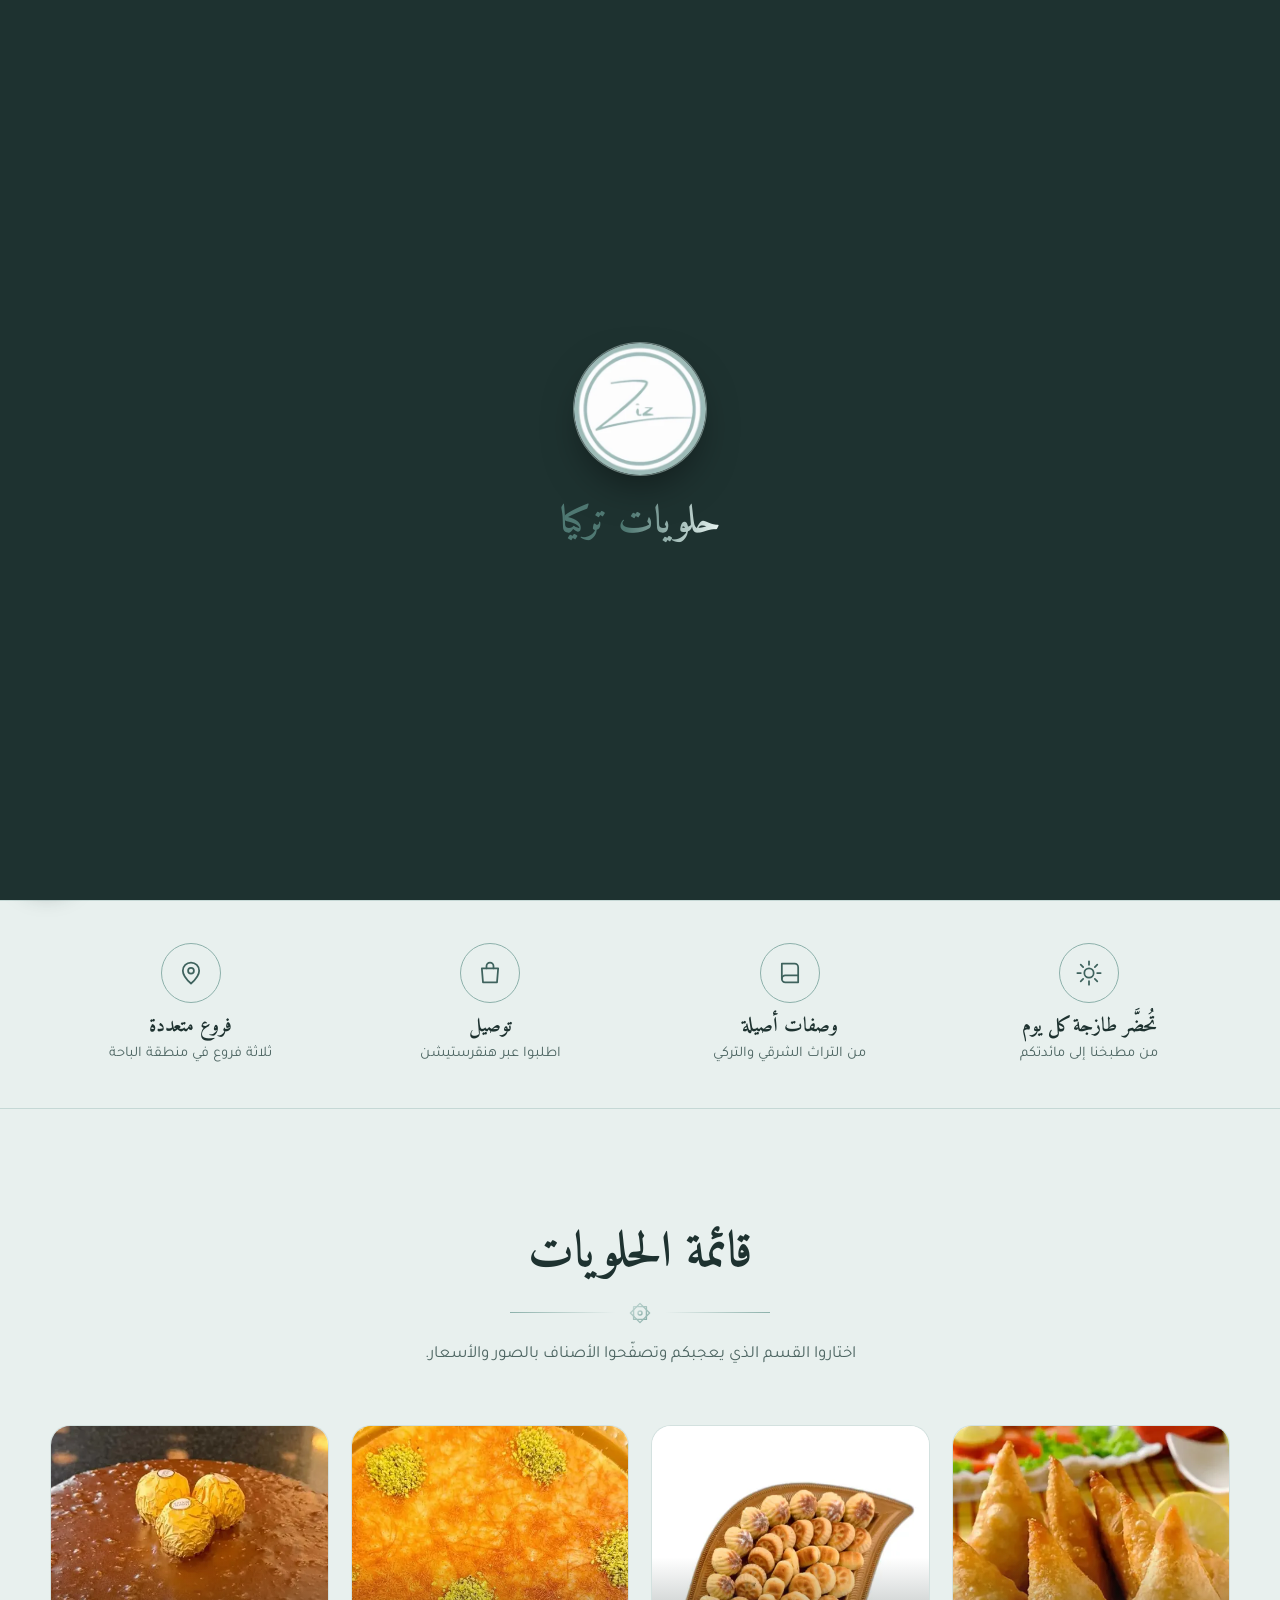
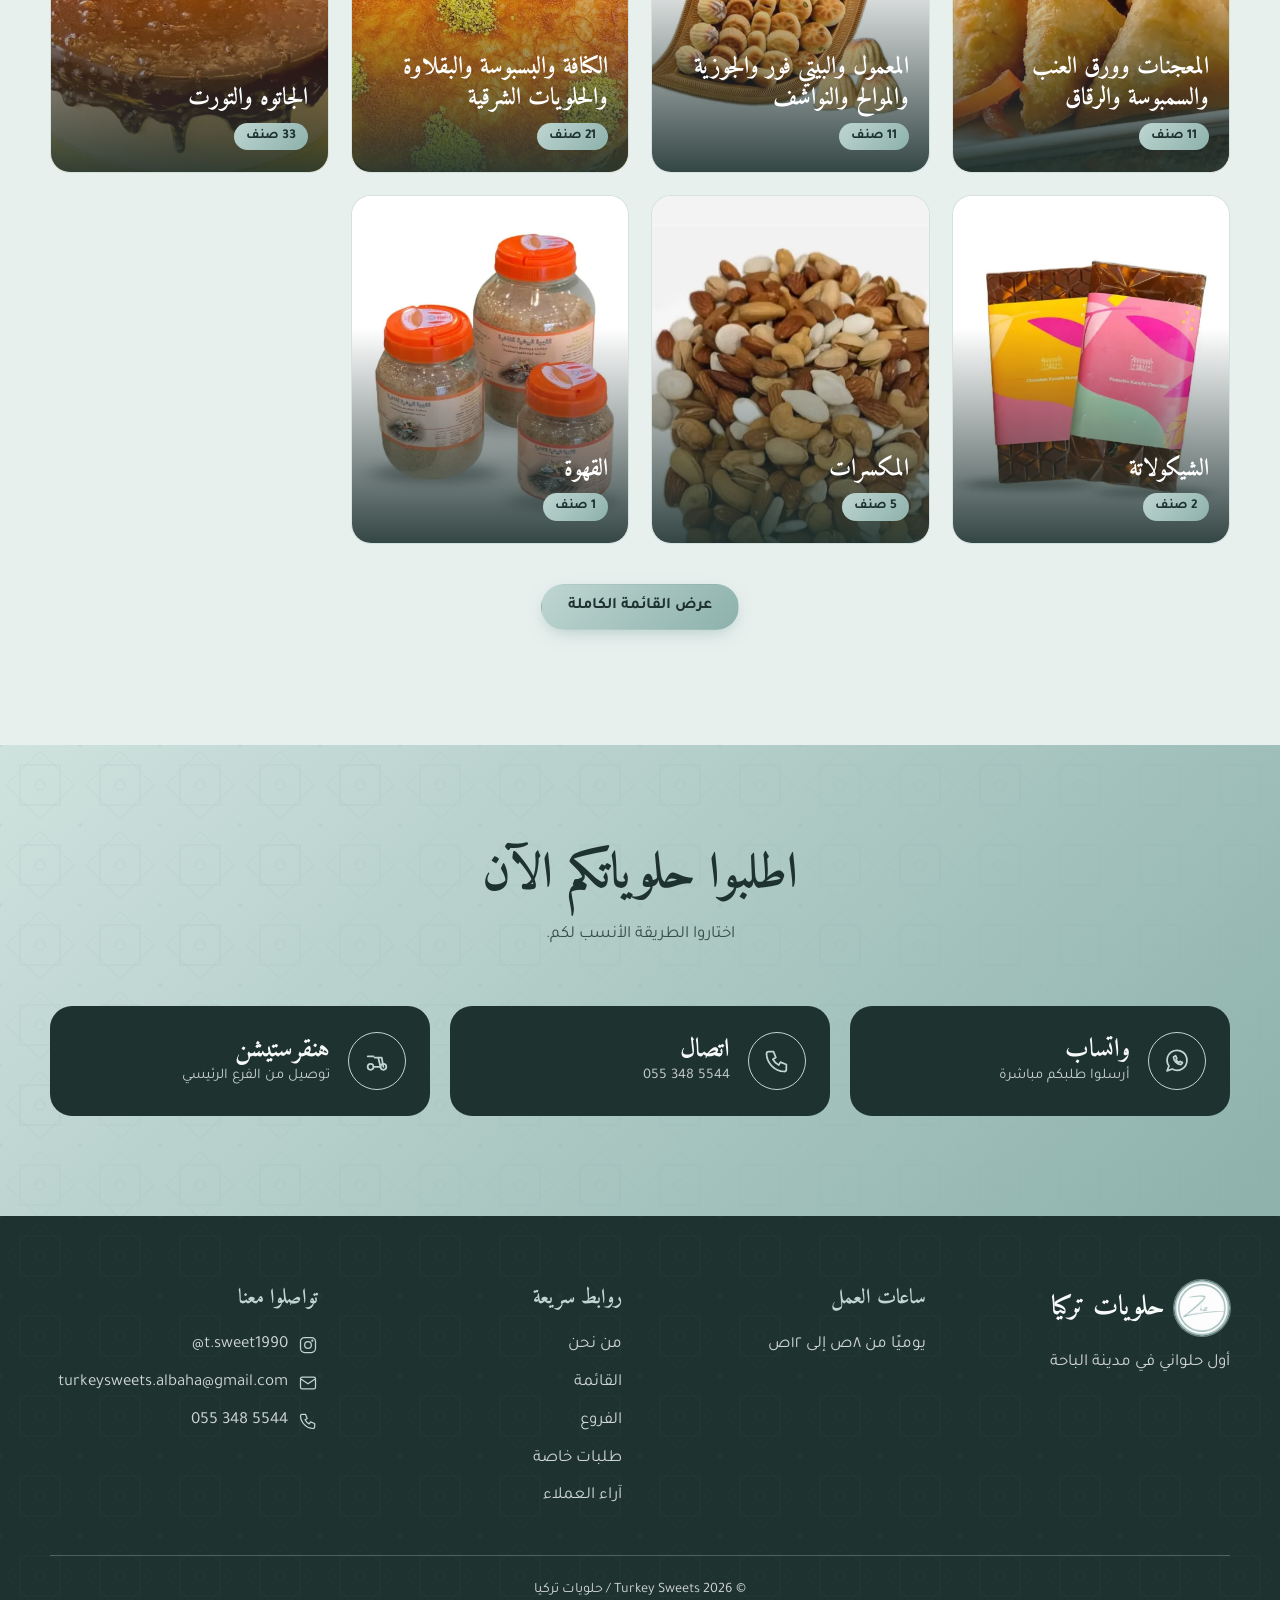
<file: index.html>
<!DOCTYPE html>
<html lang="ar" dir="rtl">
<head>
<meta charset="utf-8">
<meta name="viewport" content="width=device-width, initial-scale=1, viewport-fit=cover">
<title>حلويات تركيا | أول حلواني في مدينة الباحة</title>
<meta name="description" content="حلويات تركيا في الباحة: كنافة وبقلاوة ومعمول وجاتوه وشيكولاتة وقهوة. اطلبوا عبر واتساب أو هنقرستيشن من خلال ثلاثة فروع.">
<meta name="theme-color" content="#1E3230">
<link rel="icon" type="image/png" href="assets/favicon.png">

<!-- hreflang + canonical: hrefs are upgraded to absolute URLs by JS at runtime -->
<link rel="canonical" href="./index.html">
<link rel="alternate" hreflang="ar" href="./index.html?lang=ar">
<link rel="alternate" hreflang="en" href="./index.html?lang=en">
<link rel="alternate" hreflang="x-default" href="./index.html">

<!-- Open Graph (add an og:image once you have a real photo) -->
<meta property="og:type" content="website">
<meta property="og:site_name" content="حلويات تركيا / Turkey Sweets">
<meta property="og:title" content="حلويات تركيا | أول حلواني في مدينة الباحة">
<meta property="og:description" content="حلويات تركيا في الباحة: كنافة وبقلاوة ومعمول وجاتوه وشيكولاتة وقهوة. اطلبوا عبر واتساب أو هنقرستيشن من خلال ثلاثة فروع.">
<meta property="og:locale" content="ar_SA">
<meta property="og:locale:alternate" content="en_US">
<meta property="og:url" content="./index.html">

<!-- Google Fonts: the only external resource -->
<link rel="preconnect" href="https://fonts.googleapis.com">
<link rel="preconnect" href="https://fonts.gstatic.com" crossorigin>
<link href="https://fonts.googleapis.com/css2?family=Amiri:wght@400;700&family=Cormorant+Garamond:wght@500;600;700&family=Inter:wght@400;500;600&family=Tajawal:wght@400;500;700&display=swap" rel="stylesheet">

<!-- Early language detection (prevents a flash of the wrong direction) -->
<script>
(function () {
  var l = 'ar', q = null, s = null;
  try { q = new URLSearchParams(location.search).get('lang'); } catch (e) {}
  try { s = localStorage.getItem('ts_lang'); } catch (e) {}
  if (q === 'en' || q === 'ar') l = q; else if (s === 'en' || s === 'ar') l = s;
  var d = document.documentElement;
  d.lang = l; d.dir = (l === 'ar') ? 'rtl' : 'ltr';
  d.classList.add('js');
  try { if (sessionStorage.getItem('ts_pre')) d.classList.add('nopre'); } catch (e) {}
  window.__TS_LANG = l;
})();
</script>

<link rel="stylesheet" href="assets/style.css">
<!-- schema.org JSON-LD (Arabic default; JS rewrites it when the language changes) -->
<script type="application/ld+json" id="ld-json">
{
  "@context": "https://schema.org",
  "@type": "Bakery",
  "name": "حلويات تركيا",
  "alternateName": "Turkey Sweets",
  "description": "حلويات تركيا في الباحة: كنافة وبقلاوة ومعمول وجاتوه وشيكولاتة وقهوة.",
  "telephone": "+966553485544",
  "email": "turkeysweets.albaha@gmail.com",
  "openingHours": "Mo-Su 08:00-24:00",
  "servesCuisine": ["حلويات شرقية", "حلويات تركية"],
  "address": {
    "@type": "PostalAddress",
    "streetAddress": "طريق الملك عبدالعزيز، الحاوية",
    "addressLocality": "الباحة",
    "postalCode": "65525",
    "addressCountry": "SA"
  },
  "aggregateRating": { "@type": "AggregateRating", "ratingValue": "4.1", "reviewCount": "2700", "bestRating": "5" },
  "sameAs": ["https://www.instagram.com/t.sweet1990/"]
}
</script>
</head>

<body class="loading" id="top" data-page="home">

<!-- Shared SVG definitions: gold gradient, 8-point star symbol, Ottoman-style tile pattern -->
<svg width="0" height="0" style="position:absolute" aria-hidden="true" focusable="false">
  <defs>
    <linearGradient id="gold-grad" x1="0" y1="0" x2="1" y2="1">
      <stop offset="0" stop-color="#BFD6D2"/><stop offset="1" stop-color="#8DB1AB"/>
    </linearGradient>
    <symbol id="star8" viewBox="0 0 24 24">
      <rect x="5" y="5" width="14" height="14" stroke-linejoin="round"/>
      <path d="M12 1.5 22.5 12 12 22.5 1.5 12z" stroke-linejoin="round"/>
      <circle cx="12" cy="12" r="2.2"/>
    </symbol>
    <pattern id="pat-star" width="80" height="80" patternUnits="userSpaceOnUse">
      <g fill="none" stroke="#8DB1AB" stroke-width="1">
        <rect x="20" y="20" width="40" height="40"/>
        <path d="M40 6 74 40 40 74 6 40z"/>
        <circle cx="40" cy="40" r="5"/>
      </g>
      <g fill="#8DB1AB"><circle cx="0" cy="0" r="2"/><circle cx="80" cy="0" r="2"/><circle cx="0" cy="80" r="2"/><circle cx="80" cy="80" r="2"/></g>
    </pattern>
  </defs>
</svg>

<!-- 1. PRELOADER -->
<div id="preloader" role="status" aria-live="polite">
  <div class="pre-logo">
    <span class="logo-img" role="img" aria-label="Turkey Sweets logo"></span>
    <span class="shimmer" data-i18n="brand">حلويات تركيا</span>
  </div>
</div>

<div class="progress" id="progress" aria-hidden="true"></div>
<a class="skip" href="#main" data-i18n="skip">انتقل إلى المحتوى</a>

<!-- 2. NAVBAR -->
<header class="nav" id="nav">
  <div class="container nav-in">
    <a class="logo" href="index.html" data-i18n-aria="logoAria" aria-label="حلويات تركيا - الصفحة الرئيسية">
      <span class="logo-img" role="img" aria-label="Turkey Sweets logo"></span>
      <span class="logo-text" data-i18n="brand">حلويات تركيا</span>
    </a>
    <nav class="nav-links" data-i18n-aria="navAria" aria-label="التنقل الرئيسي">
      <a href="about.html" data-i18n="navAbout">من نحن</a>
      <a href="menu.html" data-i18n="navMenu">القائمة</a>
      <a href="branches.html" data-i18n="navBranches">الفروع</a>
      <a href="custom-orders.html" data-i18n="navCustom">طلبات خاصة</a>
      <a href="reviews.html" data-i18n="navReviews">آراء العملاء</a>
      <a href="#contact" data-i18n="navContact">تواصل معنا</a>
    </nav>
    <div class="nav-actions">
      <button class="lang" id="langBtn" type="button">EN</button>
      <a class="btn btn-gold btn-sm btn-pulse nav-order" href="#order" data-i18n="navOrder">اطلب الآن</a>
      <button class="burger" id="burger" type="button" aria-expanded="false" aria-controls="mnav" aria-label="فتح القائمة"><span></span><span></span><span></span></button>
    </div>
  </div>
</header>

<!-- Mobile full-screen menu -->
<div class="mnav" id="mnav" aria-hidden="true">
  <nav data-i18n-aria="navAria" aria-label="التنقل الرئيسي">
    <a href="about.html" style="--i:0" data-i18n="navAbout">من نحن</a>
    <a href="menu.html" style="--i:1" data-i18n="navMenu">القائمة</a>
    <a href="branches.html" style="--i:2" data-i18n="navBranches">الفروع</a>
    <a href="custom-orders.html" style="--i:3" data-i18n="navCustom">طلبات خاصة</a>
    <a href="reviews.html" style="--i:4" data-i18n="navReviews">آراء العملاء</a>
    <a href="#contact" style="--i:5" data-i18n="navContact">تواصل معنا</a>
    <a class="btn btn-gold" href="#order" style="--i:6" data-i18n="navOrder">اطلب الآن</a>
  </nav>
</div>

<main id="main">

<!-- 3. HERO -->
<section class="hero" aria-labelledby="hero-title">
  <canvas id="particles" aria-hidden="true"></canvas>
  <svg class="orn-bg" aria-hidden="true" focusable="false"><rect width="100%" height="100%" fill="url(#pat-star)"/></svg>
  <div class="container hero-grid">
    <div class="hero-copy">
      <div class="hl" style="--i:0"><span class="open-badge" data-i18n="openBadge">مفتوح حتى منتصف الليل</span></div>
      <h1 id="hero-title" class="hl" style="--i:1" data-i18n="brand">حلويات تركيا</h1>
      <p class="hero-tag hl" style="--i:2" data-i18n="tagline">أول حلواني في مدينة الباحة</p>
      <p class="hero-intro hl" style="--i:3" data-i18n="heroIntro"></p>
      <div class="hero-cta hl" style="--i:4">
        <a class="btn btn-gold btn-pulse" href="#order" data-i18n="heroOrder">اطلب الآن</a>
        <a class="btn btn-ghost" href="menu.html" data-i18n="heroMenu">تصفّح القائمة</a>
      </div>
      <div class="rating-row hl" style="--i:5">
        <div class="rating">
          <b><span aria-hidden="true">★</span> 4.7</b>
          <small><span data-i18n="ratingHS">هنقرستيشن</span><span style="font-weight:400" data-i18n="ratingHSsub"></span></small>
        </div>
        <div class="rating">
          <b><span aria-hidden="true">★</span> 4.1</b>
          <small><span data-i18n="ratingG">خرائط جوجل</span><span style="font-weight:400" data-i18n="ratingGsub"></span></small>
        </div>
      </div>
    </div>
    <div class="hero-media" id="heroMedia">
      <div class="arch-wrap hl" style="--i:3">
        <div class="arch">
          <!-- IMAGE: gold tray of assorted baklava and kunafa on dark wood, shot from a low angle, warm light, portrait 1600x2000 -->
          <img class="media-img" src="images/storefront.jpg" alt="واجهة حلويات تركيا | Turkey Sweets storefront" width="1000" height="1399" fetchpriority="high" decoding="async" style="--ar:4/5">
        </div>
      </div>
    </div>
  </div>
</section>

<!-- 4. FEATURE STRIP -->
<section class="strip" aria-label="Highlights">
  <div class="container features" data-stagger>
    <div class="feature">
      <div class="ic"><svg viewBox="0 0 24 24" aria-hidden="true"><circle cx="12" cy="12" r="4"/><path d="M12 2v3M12 19v3M2 12h3M19 12h3M4.9 4.9l2.1 2.1M17 17l2.1 2.1M19.1 4.9 17 7M7 17l-2.1 2.1"/></svg></div>
      <h3 data-i18n="f1t">تُحضَّر طازجة كل يوم</h3><p data-i18n="f1s"></p>
    </div>
    <div class="feature">
      <div class="ic"><svg viewBox="0 0 24 24" aria-hidden="true"><path d="M5 4h11a3 3 0 0 1 3 3v13H8a3 3 0 0 1-3-3z"/><path d="M5 17a3 3 0 0 1 3-3h11"/></svg></div>
      <h3 data-i18n="f2t">وصفات أصيلة</h3><p data-i18n="f2s"></p>
    </div>
    <div class="feature">
      <div class="ic"><svg viewBox="0 0 24 24" aria-hidden="true"><path d="M5 8h14l-1 12H6z"/><path d="M9 8V6a3 3 0 0 1 6 0v2"/></svg></div>
      <h3 data-i18n="f3t">توصيل</h3><p data-i18n="f3s"></p>
    </div>
    <div class="feature">
      <div class="ic"><svg viewBox="0 0 24 24" aria-hidden="true"><path d="M12 21s7-6.2 7-11a7 7 0 1 0-14 0c0 4.8 7 11 7 11z"/><circle cx="12" cy="10" r="2.5"/></svg></div>
      <h3 data-i18n="f4t">فروع متعددة</h3><p data-i18n="f4s"></p>
    </div>
  </div>
</section>

<!-- MENU CATEGORIES -->
<section class="section" id="menu" aria-labelledby="menu-title" style="background:var(--cream-2)">
  <div class="container">
    <div class="section-head reveal">
      <h2 id="menu-title" data-i18n="menuTitle">قائمة الحلويات</h2>
      <div class="divider" aria-hidden="true"><i></i><svg viewBox="0 0 24 24"><use href="#star8"/></svg><i></i></div>
      <p data-i18n="homeMenuSub"></p>
    </div>
    <div class="cat-grid" id="catGrid" data-stagger></div>
    <p class="more reveal"><a class="btn btn-gold" href="menu.html" data-i18n="viewFullMenu">عرض القائمة الكاملة</a></p>
  </div>
</section>

<!-- 9. ORDERING CTA BAND -->
<section class="order" id="order" aria-labelledby="order-title">
  <svg class="orn-bg" aria-hidden="true" focusable="false"><rect width="100%" height="100%" fill="url(#pat-star)"/></svg>
  <div class="container">
    <div class="section-head reveal">
      <h2 id="order-title" data-i18n="orderTitle">اطلبوا حلوياتكم الآن</h2>
      <p data-i18n="orderSub"></p>
    </div>
    <div class="order-grid" data-stagger>
      <a class="order-opt" data-wa="general" href="#" target="_blank" rel="noopener noreferrer">
        <span class="ic"><svg viewBox="0 0 24 24" aria-hidden="true"><path d="M20.5 11.5a8.5 8.5 0 0 1-12.6 7.4L3.5 20.5l1.6-4.2A8.5 8.5 0 1 1 20.5 11.5z"/><path d="M9 8.5c0 3.5 3 6.5 6.5 6.5l1.2-1.6-2.2-1.1-1 .8a5 5 0 0 1-2.4-2.4l.8-1-1.1-2.2z"/></svg></span>
        <span><b data-i18n="optWA">واتساب</b><small data-i18n="optWAsub"></small></span>
      </a>
      <a class="order-opt" id="callOpt" href="#">
        <span class="ic"><svg viewBox="0 0 24 24" aria-hidden="true"><path d="M5 4h4l2 5-2.5 1.5a11 11 0 0 0 5 5L15 13l5 2v4a2 2 0 0 1-2 2A16 16 0 0 1 3 6a2 2 0 0 1 2-2z"/></svg></span>
        <span><b data-i18n="optCall">اتصال</b><small><span class="ltr" id="callNum"></span></small></span>
      </a>
      <a class="order-opt" id="hsOpt" href="#" target="_blank" rel="noopener noreferrer">
        <span class="ic"><svg viewBox="0 0 24 24" aria-hidden="true"><circle cx="6.5" cy="17" r="2.5"/><circle cx="17.5" cy="17" r="2.5"/><path d="M9 17h6l-2-8h-3M13 9h3l1.5 8M4 8h5"/></svg></span>
        <span><b data-i18n="optHS">هنقرستيشن</b><small data-i18n="optHSsub"></small></span>
      </a>
    </div>
  </div>
</section>


</main>

<!-- 10. FOOTER -->
<footer id="contact">
  <svg class="orn-bg" aria-hidden="true" focusable="false" style="opacity:.06"><rect width="100%" height="100%" fill="url(#pat-star)"/></svg>
  <div class="container">
    <div class="foot-grid">
      <div>
        <div class="foot-logo"><span class="logo-img" role="img" aria-label="Turkey Sweets logo"></span><span data-i18n="brand">حلويات تركيا</span></div>
        <p data-i18n="tagline">أول حلواني في مدينة الباحة</p>
      </div>
      <div>
        <h4 data-i18n="footHours">ساعات العمل</h4>
        <p data-i18n="hoursText"></p>
      </div>
      <div>
        <h4 data-i18n="footLinks">روابط سريعة</h4>
        <ul>
          <li><a href="about.html" data-i18n="navAbout">من نحن</a></li>
          <li><a href="menu.html" data-i18n="navMenu">القائمة</a></li>
          <li><a href="branches.html" data-i18n="navBranches">الفروع</a></li>
          <li><a href="custom-orders.html" data-i18n="navCustom">طلبات خاصة</a></li>
          <li><a href="reviews.html" data-i18n="navReviews">آراء العملاء</a></li>
        </ul>
      </div>
      <div>
        <h4 data-i18n="footContact">تواصلوا معنا</h4>
        <ul>
          <li class="foot-social"><svg viewBox="0 0 24 24" aria-hidden="true"><rect x="3" y="3" width="18" height="18" rx="5"/><circle cx="12" cy="12" r="4"/><circle cx="17.2" cy="6.8" r=".6"/></svg><a href="https://www.instagram.com/t.sweet1990/" target="_blank" rel="noopener noreferrer" aria-label="Instagram"><span class="ltr">@t.sweet1990</span></a></li>
          <li class="foot-social"><svg viewBox="0 0 24 24" aria-hidden="true"><rect x="3" y="5" width="18" height="14" rx="2"/><path d="m3 7 9 6 9-6"/></svg><a href="mailto:turkeysweets.albaha@gmail.com"><span class="ltr">turkeysweets.albaha@gmail.com</span></a></li>
          <li class="foot-social"><svg viewBox="0 0 24 24" aria-hidden="true"><path d="M5 4h4l2 5-2.5 1.5a11 11 0 0 0 5 5L15 13l5 2v4a2 2 0 0 1-2 2A16 16 0 0 1 3 6a2 2 0 0 1 2-2z"/></svg><a href="tel:+966553485544"><span class="ltr">055 348 5544</span></a></li>
        </ul>
      </div>
    </div>
    <p class="copy">© 2026 Turkey Sweets / حلويات تركيا</p>
  </div>
</footer>

<!-- Floating WhatsApp button -->
<a class="wa-float" data-wa="general" data-i18n-aria="waFloat" aria-label="اطلب عبر واتساب" href="#" target="_blank" rel="noopener noreferrer">
  <svg viewBox="0 0 24 24" aria-hidden="true"><path d="M20.5 11.5a8.5 8.5 0 0 1-12.6 7.4L3.5 20.5l1.6-4.2A8.5 8.5 0 1 1 20.5 11.5z"/><path d="M9 8.5c0 3.5 3 6.5 6.5 6.5l1.2-1.6-2.2-1.1-1 .8a5 5 0 0 1-2.4-2.4l.8-1-1.1-2.2z"/></svg>
</a>


<script src="assets/data.js"></script>
<script src="assets/app.js"></script>
</body>
</html>
</file>
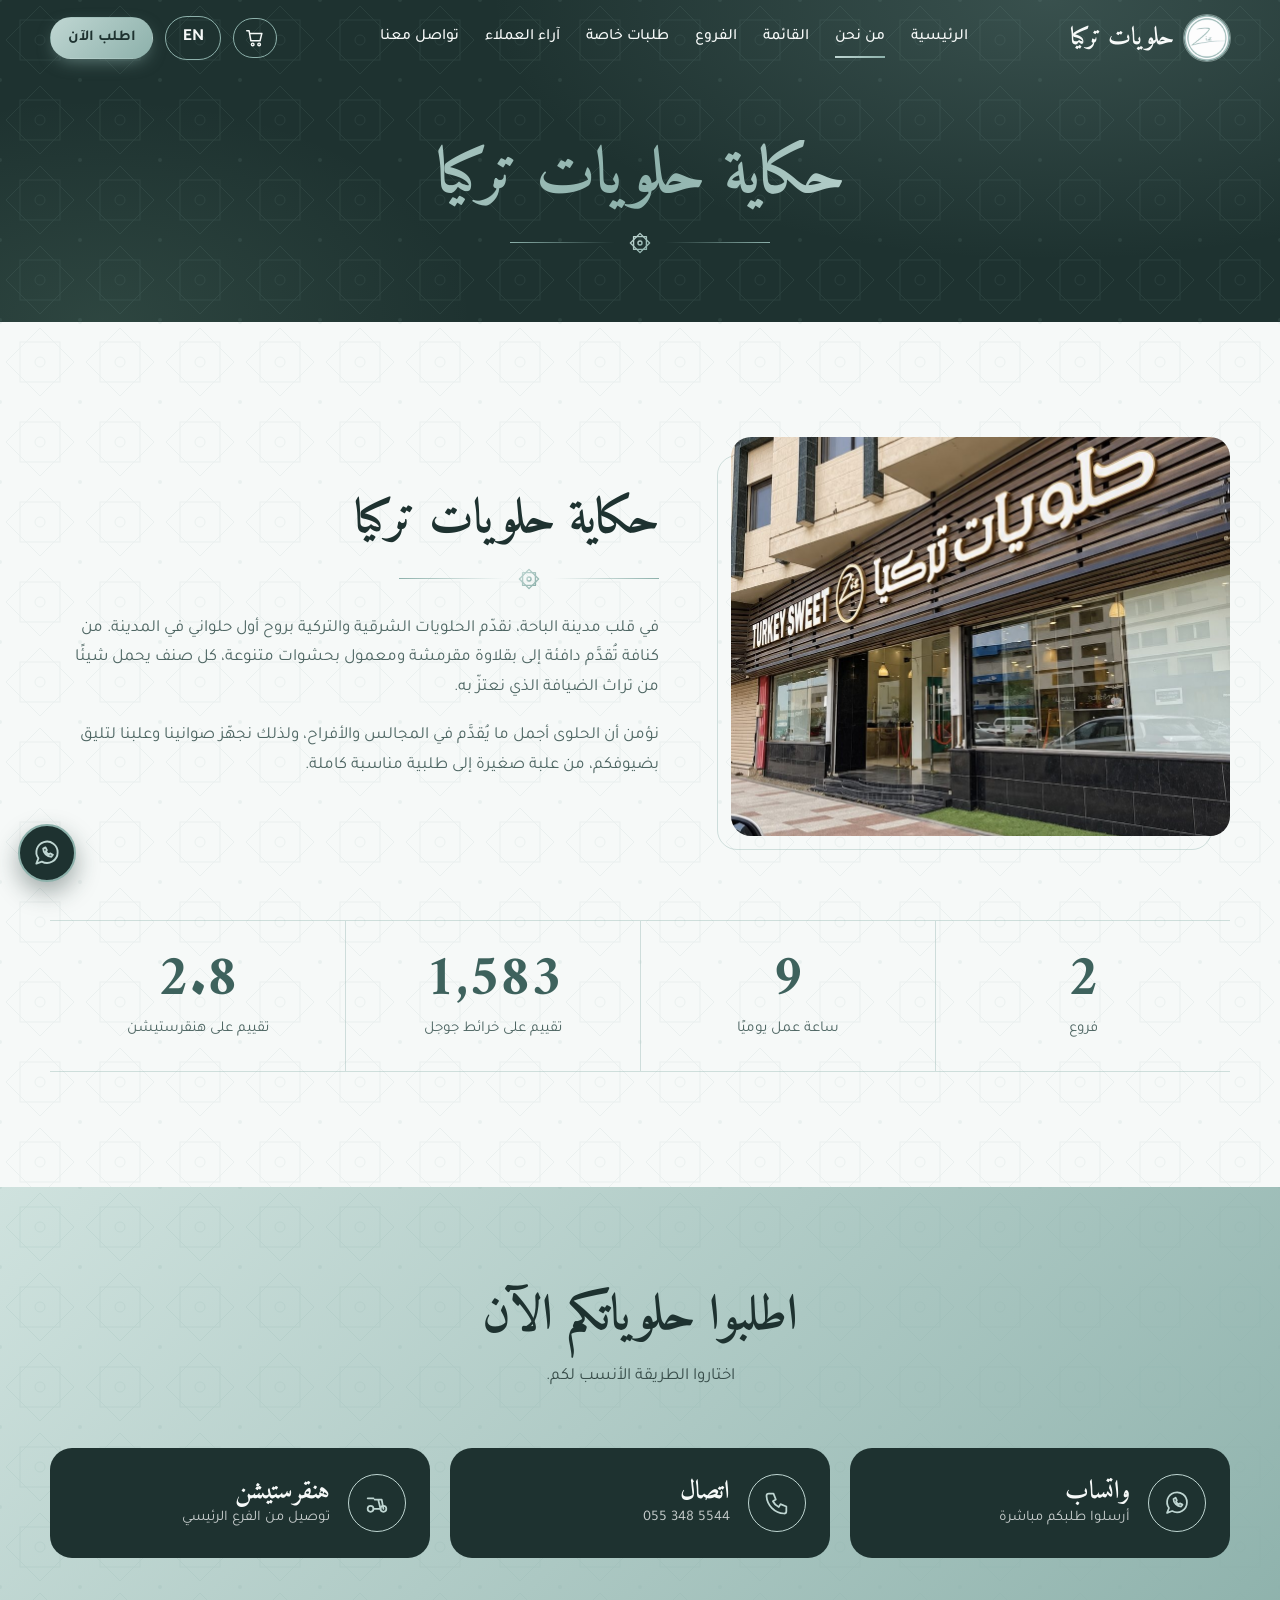
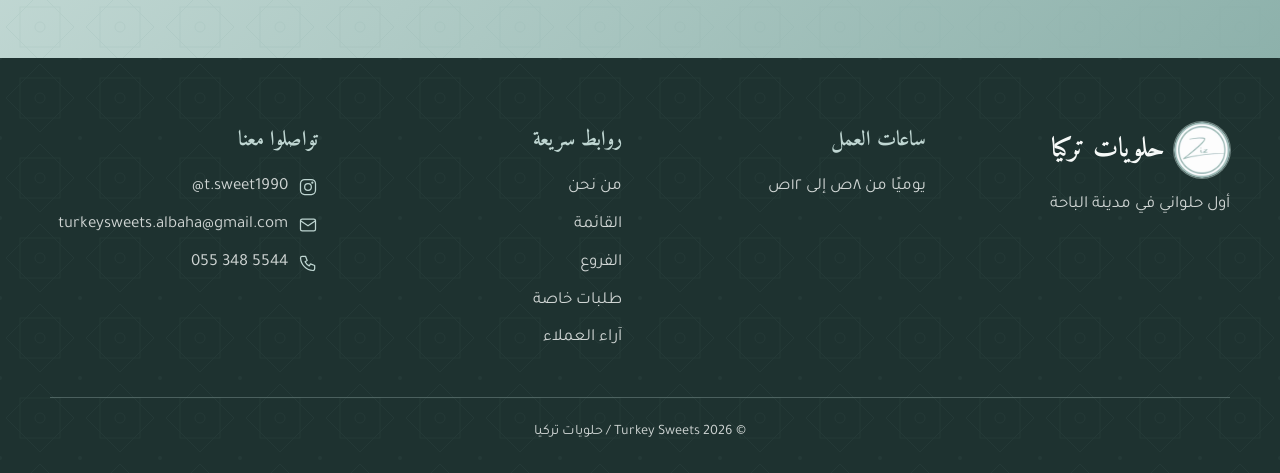
<file: about.html>
<!DOCTYPE html>
<html lang="ar" dir="rtl">
<head>
<meta charset="utf-8">
<meta name="viewport" content="width=device-width, initial-scale=1, viewport-fit=cover">
<title>من نحن | حلويات تركيا</title>
<meta name="description" content="تعرّفوا على حكاية حلويات تركيا، أول حلواني في مدينة الباحة.">
<meta name="theme-color" content="#1E3230">
<link rel="icon" type="image/png" href="assets/favicon.png">

<!-- hreflang + canonical: hrefs are upgraded to absolute URLs by JS at runtime -->
<link rel="canonical" href="./about.html">
<link rel="alternate" hreflang="ar" href="./about.html?lang=ar">
<link rel="alternate" hreflang="en" href="./about.html?lang=en">
<link rel="alternate" hreflang="x-default" href="./about.html">

<!-- Open Graph (add an og:image once you have a real photo) -->
<meta property="og:type" content="website">
<meta property="og:site_name" content="حلويات تركيا / Turkey Sweets">
<meta property="og:title" content="من نحن | حلويات تركيا">
<meta property="og:description" content="تعرّفوا على حكاية حلويات تركيا، أول حلواني في مدينة الباحة.">
<meta property="og:locale" content="ar_SA">
<meta property="og:locale:alternate" content="en_US">
<meta property="og:url" content="./about.html">

<!-- Google Fonts: the only external resource -->
<link rel="preconnect" href="https://fonts.googleapis.com">
<link rel="preconnect" href="https://fonts.gstatic.com" crossorigin>
<link href="https://fonts.googleapis.com/css2?family=Amiri:wght@400;700&family=Cormorant+Garamond:wght@500;600;700&family=Inter:wght@400;500;600&family=Tajawal:wght@400;500;700&display=swap" rel="stylesheet">

<!-- Early language detection (prevents a flash of the wrong direction) -->
<script>
(function () {
  var l = 'ar', q = null, s = null;
  try { q = new URLSearchParams(location.search).get('lang'); } catch (e) {}
  try { s = localStorage.getItem('ts_lang'); } catch (e) {}
  if (q === 'en' || q === 'ar') l = q; else if (s === 'en' || s === 'ar') l = s;
  var d = document.documentElement;
  d.lang = l; d.dir = (l === 'ar') ? 'rtl' : 'ltr';
  d.classList.add('js');
  try { if (sessionStorage.getItem('ts_pre')) d.classList.add('nopre'); } catch (e) {}
  window.__TS_LANG = l;
})();
</script>

<link rel="stylesheet" href="assets/style.css">
</head>

<body id="top" data-page="about">

<!-- Shared SVG definitions: gold gradient, 8-point star symbol, Ottoman-style tile pattern -->
<svg width="0" height="0" style="position:absolute" aria-hidden="true" focusable="false">
  <defs>
    <linearGradient id="gold-grad" x1="0" y1="0" x2="1" y2="1">
      <stop offset="0" stop-color="#BFD6D2"/><stop offset="1" stop-color="#8DB1AB"/>
    </linearGradient>
    <symbol id="star8" viewBox="0 0 24 24">
      <rect x="5" y="5" width="14" height="14" stroke-linejoin="round"/>
      <path d="M12 1.5 22.5 12 12 22.5 1.5 12z" stroke-linejoin="round"/>
      <circle cx="12" cy="12" r="2.2"/>
    </symbol>
    <pattern id="pat-star" width="80" height="80" patternUnits="userSpaceOnUse">
      <g fill="none" stroke="#8DB1AB" stroke-width="1">
        <rect x="20" y="20" width="40" height="40"/>
        <path d="M40 6 74 40 40 74 6 40z"/>
        <circle cx="40" cy="40" r="5"/>
      </g>
      <g fill="#8DB1AB"><circle cx="0" cy="0" r="2"/><circle cx="80" cy="0" r="2"/><circle cx="0" cy="80" r="2"/><circle cx="80" cy="80" r="2"/></g>
    </pattern>
  </defs>
</svg>

<div class="progress" id="progress" aria-hidden="true"></div>
<a class="skip" href="#main" data-i18n="skip">انتقل إلى المحتوى</a>

<!-- 2. NAVBAR -->
<header class="nav" id="nav">
  <div class="container nav-in">
    <a class="logo" href="index.html" data-i18n-aria="logoAria" aria-label="حلويات تركيا - الصفحة الرئيسية">
      <span class="logo-img" role="img" aria-label="Turkey Sweets logo"></span>
      <span class="logo-text" data-i18n="brand">حلويات تركيا</span>
    </a>
    <nav class="nav-links" data-i18n-aria="navAria" aria-label="التنقل الرئيسي">
      <a href="about.html" aria-current="page" data-i18n="navAbout">من نحن</a>
      <a href="menu.html" data-i18n="navMenu">القائمة</a>
      <a href="branches.html" data-i18n="navBranches">الفروع</a>
      <a href="custom-orders.html" data-i18n="navCustom">طلبات خاصة</a>
      <a href="#contact" data-i18n="navContact">تواصل معنا</a>
    </nav>
    <div class="nav-actions">
      <button class="lang" id="langBtn" type="button">EN</button>
      <a class="btn btn-gold btn-sm btn-pulse nav-order" href="#order" data-i18n="navOrder">اطلب الآن</a>
      <button class="burger" id="burger" type="button" aria-expanded="false" aria-controls="mnav" aria-label="فتح القائمة"><span></span><span></span><span></span></button>
    </div>
  </div>
</header>

<!-- Mobile full-screen menu -->
<div class="mnav" id="mnav" aria-hidden="true">
  <nav data-i18n-aria="navAria" aria-label="التنقل الرئيسي">
    <a href="about.html" aria-current="page" style="--i:0" data-i18n="navAbout">من نحن</a>
    <a href="menu.html" style="--i:1" data-i18n="navMenu">القائمة</a>
    <a href="branches.html" style="--i:2" data-i18n="navBranches">الفروع</a>
    <a href="custom-orders.html" style="--i:3" data-i18n="navCustom">طلبات خاصة</a>
    <a href="#contact" style="--i:4" data-i18n="navContact">تواصل معنا</a>
    <a class="btn btn-gold" href="#order" style="--i:5" data-i18n="navOrder">اطلب الآن</a>
  </nav>
</div>

<main id="main">

<section class="page-hero">
  <svg class="orn-bg" aria-hidden="true" focusable="false"><rect width="100%" height="100%" fill="url(#pat-star)"/></svg>
  <div class="container">
    <h1 class="hl" style="--i:1" data-i18n="storyTitle">حكاية حلويات تركيا</h1>
    <div class="divider hl" style="--i:2" aria-hidden="true"><i></i><svg viewBox="0 0 24 24"><use href="#star8"/></svg><i></i></div>
    
  </div>
</section>
<!-- 5. OUR STORY -->
<section class="section" id="about" aria-labelledby="story-title">
  <svg class="orn-bg" aria-hidden="true" focusable="false"><rect width="100%" height="100%" fill="url(#pat-star)"/></svg>
  <div class="container">
    <div class="story-grid">
      <div class="story-media reveal">
        <!-- IMAGE: interior of the main branch, display counters full of sweets, warm lighting, 1200x960 -->
        <img class="media-img" src="images/storefront.jpg" alt="واجهة حلويات تركيا | Turkey Sweets storefront" width="1000" height="1399" loading="lazy" decoding="async" style="--ar:5/4">
      </div>
      <div class="story-copy reveal" style="--d:120ms">
        <h2 id="story-title" data-i18n="storyTitle">حكاية حلويات تركيا</h2>
        <div class="divider" aria-hidden="true"><i></i><svg viewBox="0 0 24 24"><use href="#star8"/></svg><i></i></div>
        <p data-i18n="storyP1"></p>
        <p data-i18n="storyP2"></p>
      </div>
    </div>
    <div class="stats reveal">
      <div class="stat"><b><span class="count" data-target="3">3</span></b><span data-i18n="stBranches">فروع</span></div>
      <div class="stat"><b><span class="count" data-target="16">16</span></b><span data-i18n="stHours">ساعة عمل يوميًا</span></div>
      <div class="stat"><b><span class="count" data-target="2700" data-suffix="+">2,700+</span></b><span data-i18n="stGoogle">تقييم على خرائط جوجل</span></div>
      <div class="stat"><b><span class="count" data-target="4.7" data-decimals="1">4.7</span></b><span data-i18n="stHS">تقييم هنقرستيشن</span></div>
    </div>
  </div>
</section>

<!-- 9. ORDERING CTA BAND -->
<section class="order" id="order" aria-labelledby="order-title">
  <svg class="orn-bg" aria-hidden="true" focusable="false"><rect width="100%" height="100%" fill="url(#pat-star)"/></svg>
  <div class="container">
    <div class="section-head reveal">
      <h2 id="order-title" data-i18n="orderTitle">اطلبوا حلوياتكم الآن</h2>
      <p data-i18n="orderSub"></p>
    </div>
    <div class="order-grid" data-stagger>
      <a class="order-opt" data-wa="general" href="#" target="_blank" rel="noopener noreferrer">
        <span class="ic"><svg viewBox="0 0 24 24" aria-hidden="true"><path d="M20.5 11.5a8.5 8.5 0 0 1-12.6 7.4L3.5 20.5l1.6-4.2A8.5 8.5 0 1 1 20.5 11.5z"/><path d="M9 8.5c0 3.5 3 6.5 6.5 6.5l1.2-1.6-2.2-1.1-1 .8a5 5 0 0 1-2.4-2.4l.8-1-1.1-2.2z"/></svg></span>
        <span><b data-i18n="optWA">واتساب</b><small data-i18n="optWAsub"></small></span>
      </a>
      <a class="order-opt" id="callOpt" href="#">
        <span class="ic"><svg viewBox="0 0 24 24" aria-hidden="true"><path d="M5 4h4l2 5-2.5 1.5a11 11 0 0 0 5 5L15 13l5 2v4a2 2 0 0 1-2 2A16 16 0 0 1 3 6a2 2 0 0 1 2-2z"/></svg></span>
        <span><b data-i18n="optCall">اتصال</b><small><span class="ltr" id="callNum"></span></small></span>
      </a>
      <a class="order-opt" id="hsOpt" href="#" target="_blank" rel="noopener noreferrer">
        <span class="ic"><svg viewBox="0 0 24 24" aria-hidden="true"><circle cx="6.5" cy="17" r="2.5"/><circle cx="17.5" cy="17" r="2.5"/><path d="M9 17h6l-2-8h-3M13 9h3l1.5 8M4 8h5"/></svg></span>
        <span><b data-i18n="optHS">هنقرستيشن</b><small data-i18n="optHSsub"></small></span>
      </a>
    </div>
  </div>
</section>


</main>

<!-- 10. FOOTER -->
<footer id="contact">
  <svg class="orn-bg" aria-hidden="true" focusable="false" style="opacity:.06"><rect width="100%" height="100%" fill="url(#pat-star)"/></svg>
  <div class="container">
    <div class="foot-grid">
      <div>
        <div class="foot-logo"><span class="logo-img" role="img" aria-label="Turkey Sweets logo"></span><span data-i18n="brand">حلويات تركيا</span></div>
        <p data-i18n="tagline">أول حلواني في مدينة الباحة</p>
      </div>
      <div>
        <h4 data-i18n="footHours">ساعات العمل</h4>
        <p data-i18n="hoursText"></p>
      </div>
      <div>
        <h4 data-i18n="footLinks">روابط سريعة</h4>
        <ul>
          <li><a href="about.html" data-i18n="navAbout">من نحن</a></li>
          <li><a href="menu.html" data-i18n="navMenu">القائمة</a></li>
          <li><a href="branches.html" data-i18n="navBranches">الفروع</a></li>
          <li><a href="custom-orders.html" data-i18n="navCustom">طلبات خاصة</a></li>
        </ul>
      </div>
      <div>
        <h4 data-i18n="footContact">تواصلوا معنا</h4>
        <ul>
          <li class="foot-social"><svg viewBox="0 0 24 24" aria-hidden="true"><rect x="3" y="3" width="18" height="18" rx="5"/><circle cx="12" cy="12" r="4"/><circle cx="17.2" cy="6.8" r=".6"/></svg><a href="https://www.instagram.com/t.sweet1990/" target="_blank" rel="noopener noreferrer" aria-label="Instagram"><span class="ltr">@t.sweet1990</span></a></li>
          <li class="foot-social"><svg viewBox="0 0 24 24" aria-hidden="true"><rect x="3" y="5" width="18" height="14" rx="2"/><path d="m3 7 9 6 9-6"/></svg><a href="mailto:turkeysweets.albaha@gmail.com"><span class="ltr">turkeysweets.albaha@gmail.com</span></a></li>
          <li class="foot-social"><svg viewBox="0 0 24 24" aria-hidden="true"><path d="M5 4h4l2 5-2.5 1.5a11 11 0 0 0 5 5L15 13l5 2v4a2 2 0 0 1-2 2A16 16 0 0 1 3 6a2 2 0 0 1 2-2z"/></svg><a href="tel:+966553485544"><span class="ltr">055 348 5544</span></a></li>
        </ul>
      </div>
    </div>
    <p class="copy">© 2026 Turkey Sweets / حلويات تركيا</p>
  </div>
</footer>

<!-- Floating WhatsApp button -->
<a class="wa-float" data-wa="general" data-i18n-aria="waFloat" aria-label="اطلب عبر واتساب" href="#" target="_blank" rel="noopener noreferrer">
  <svg viewBox="0 0 24 24" aria-hidden="true"><path d="M20.5 11.5a8.5 8.5 0 0 1-12.6 7.4L3.5 20.5l1.6-4.2A8.5 8.5 0 1 1 20.5 11.5z"/><path d="M9 8.5c0 3.5 3 6.5 6.5 6.5l1.2-1.6-2.2-1.1-1 .8a5 5 0 0 1-2.4-2.4l.8-1-1.1-2.2z"/></svg>
</a>


<script src="assets/data.js"></script>
<script src="assets/app.js"></script>
</body>
</html>
</file>
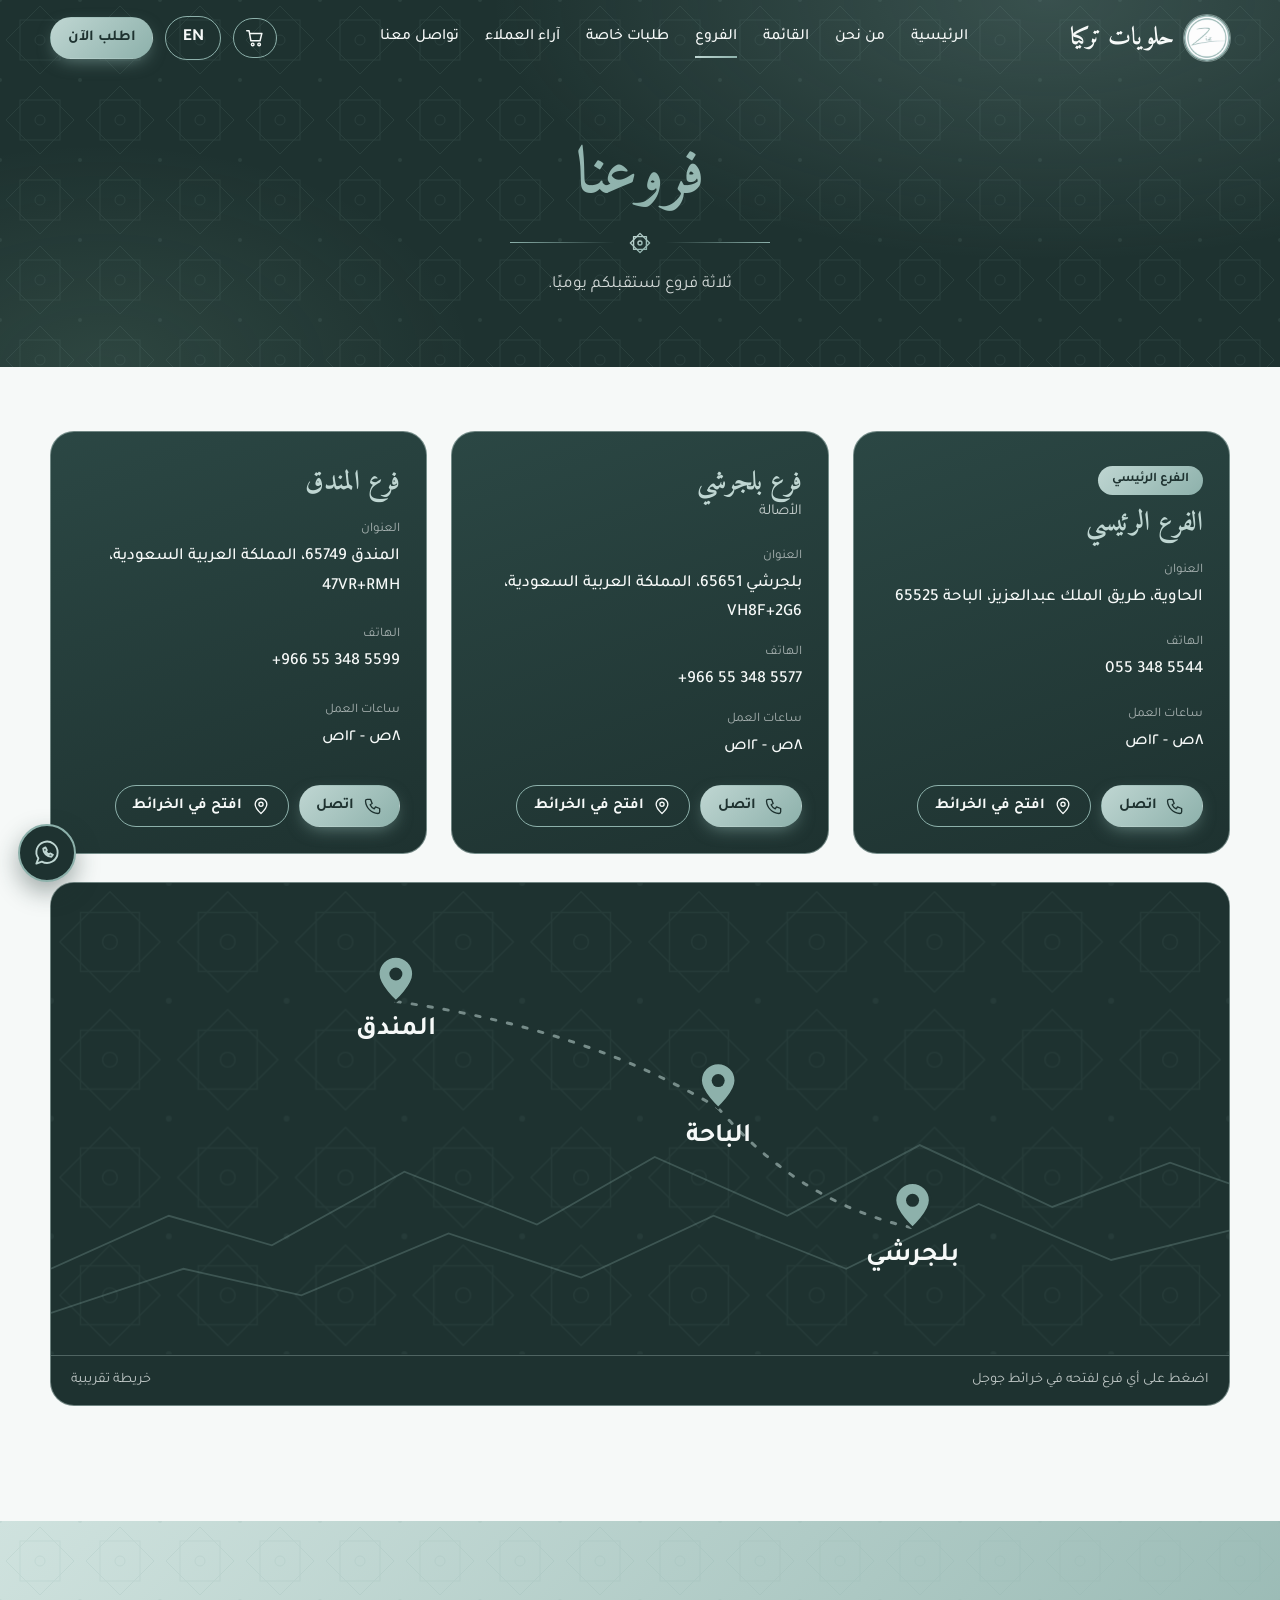
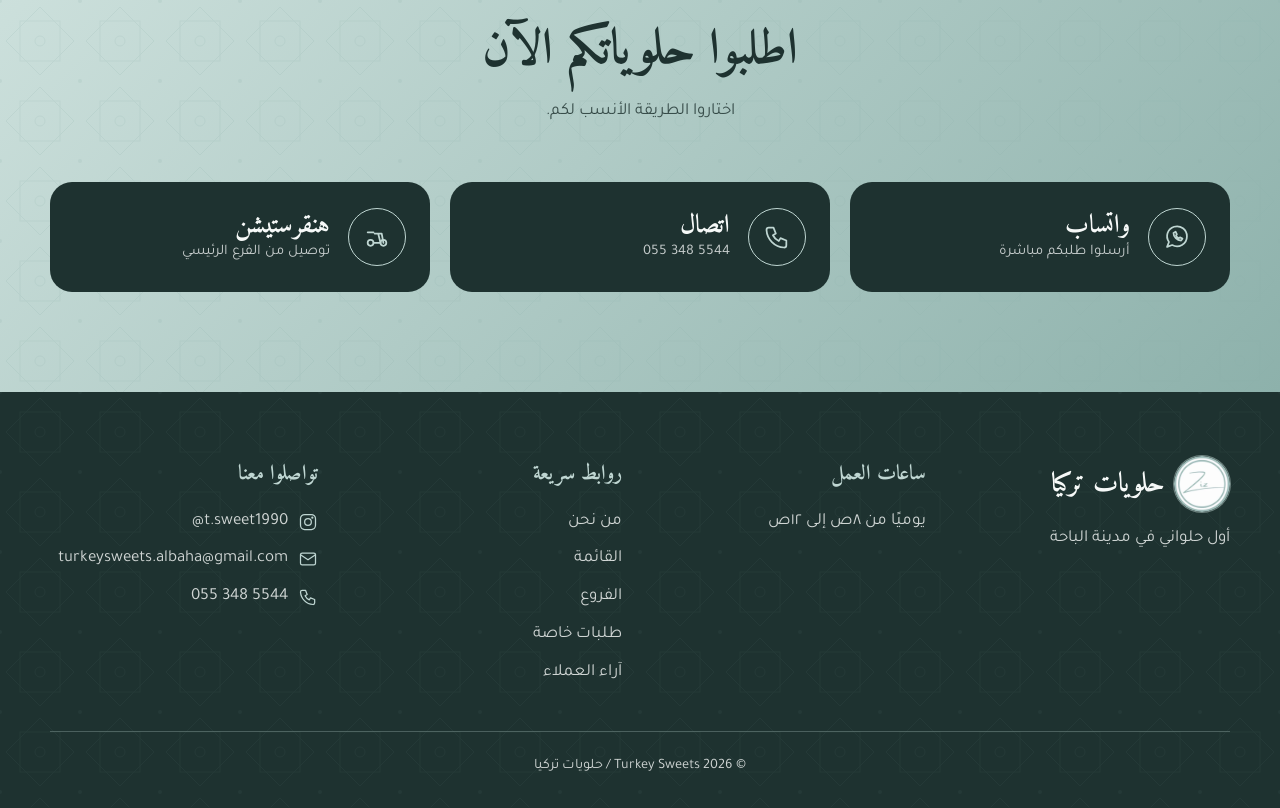
<file: branches.html>
<!DOCTYPE html>
<html lang="ar" dir="rtl">
<head>
<meta charset="utf-8">
<meta name="viewport" content="width=device-width, initial-scale=1, viewport-fit=cover">
<title>فروعنا | حلويات تركيا</title>
<meta name="description" content="فروع حلويات تركيا في الباحة وبلجرشي والمندق: العناوين وأرقام الهاتف وساعات العمل.">
<meta name="theme-color" content="#1E3230">
<link rel="icon" type="image/png" href="assets/favicon.png">

<!-- hreflang + canonical: hrefs are upgraded to absolute URLs by JS at runtime -->
<link rel="canonical" href="./branches.html">
<link rel="alternate" hreflang="ar" href="./branches.html?lang=ar">
<link rel="alternate" hreflang="en" href="./branches.html?lang=en">
<link rel="alternate" hreflang="x-default" href="./branches.html">

<!-- Open Graph (add an og:image once you have a real photo) -->
<meta property="og:type" content="website">
<meta property="og:site_name" content="حلويات تركيا / Turkey Sweets">
<meta property="og:title" content="فروعنا | حلويات تركيا">
<meta property="og:description" content="فروع حلويات تركيا في الباحة وبلجرشي والمندق: العناوين وأرقام الهاتف وساعات العمل.">
<meta property="og:locale" content="ar_SA">
<meta property="og:locale:alternate" content="en_US">
<meta property="og:url" content="./branches.html">

<!-- Google Fonts: the only external resource -->
<link rel="preconnect" href="https://fonts.googleapis.com">
<link rel="preconnect" href="https://fonts.gstatic.com" crossorigin>
<link href="https://fonts.googleapis.com/css2?family=Amiri:wght@400;700&family=Cormorant+Garamond:wght@500;600;700&family=Inter:wght@400;500;600&family=Tajawal:wght@400;500;700&display=swap" rel="stylesheet">

<!-- Early language detection (prevents a flash of the wrong direction) -->
<script>
(function () {
  var l = 'ar', q = null, s = null;
  try { q = new URLSearchParams(location.search).get('lang'); } catch (e) {}
  try { s = localStorage.getItem('ts_lang'); } catch (e) {}
  if (q === 'en' || q === 'ar') l = q; else if (s === 'en' || s === 'ar') l = s;
  var d = document.documentElement;
  d.lang = l; d.dir = (l === 'ar') ? 'rtl' : 'ltr';
  d.classList.add('js');
  try { if (sessionStorage.getItem('ts_pre')) d.classList.add('nopre'); } catch (e) {}
  window.__TS_LANG = l;
})();
</script>

<link rel="stylesheet" href="assets/style.css">
</head>

<body id="top" data-page="branches">

<!-- Shared SVG definitions: gold gradient, 8-point star symbol, Ottoman-style tile pattern -->
<svg width="0" height="0" style="position:absolute" aria-hidden="true" focusable="false">
  <defs>
    <linearGradient id="gold-grad" x1="0" y1="0" x2="1" y2="1">
      <stop offset="0" stop-color="#BFD6D2"/><stop offset="1" stop-color="#8DB1AB"/>
    </linearGradient>
    <symbol id="star8" viewBox="0 0 24 24">
      <rect x="5" y="5" width="14" height="14" stroke-linejoin="round"/>
      <path d="M12 1.5 22.5 12 12 22.5 1.5 12z" stroke-linejoin="round"/>
      <circle cx="12" cy="12" r="2.2"/>
    </symbol>
    <pattern id="pat-star" width="80" height="80" patternUnits="userSpaceOnUse">
      <g fill="none" stroke="#8DB1AB" stroke-width="1">
        <rect x="20" y="20" width="40" height="40"/>
        <path d="M40 6 74 40 40 74 6 40z"/>
        <circle cx="40" cy="40" r="5"/>
      </g>
      <g fill="#8DB1AB"><circle cx="0" cy="0" r="2"/><circle cx="80" cy="0" r="2"/><circle cx="0" cy="80" r="2"/><circle cx="80" cy="80" r="2"/></g>
    </pattern>
  </defs>
</svg>

<div class="progress" id="progress" aria-hidden="true"></div>
<a class="skip" href="#main" data-i18n="skip">انتقل إلى المحتوى</a>

<!-- 2. NAVBAR -->
<header class="nav" id="nav">
  <div class="container nav-in">
    <a class="logo" href="index.html" data-i18n-aria="logoAria" aria-label="حلويات تركيا - الصفحة الرئيسية">
      <span class="logo-img" role="img" aria-label="Turkey Sweets logo"></span>
      <span class="logo-text" data-i18n="brand">حلويات تركيا</span>
    </a>
    <nav class="nav-links" data-i18n-aria="navAria" aria-label="التنقل الرئيسي">
      <a href="about.html" data-i18n="navAbout">من نحن</a>
      <a href="menu.html" data-i18n="navMenu">القائمة</a>
      <a href="branches.html" aria-current="page" data-i18n="navBranches">الفروع</a>
      <a href="custom-orders.html" data-i18n="navCustom">طلبات خاصة</a>
      <a href="#contact" data-i18n="navContact">تواصل معنا</a>
    </nav>
    <div class="nav-actions">
      <button class="lang" id="langBtn" type="button">EN</button>
      <a class="btn btn-gold btn-sm btn-pulse nav-order" href="#order" data-i18n="navOrder">اطلب الآن</a>
      <button class="burger" id="burger" type="button" aria-expanded="false" aria-controls="mnav" aria-label="فتح القائمة"><span></span><span></span><span></span></button>
    </div>
  </div>
</header>

<!-- Mobile full-screen menu -->
<div class="mnav" id="mnav" aria-hidden="true">
  <nav data-i18n-aria="navAria" aria-label="التنقل الرئيسي">
    <a href="about.html" style="--i:0" data-i18n="navAbout">من نحن</a>
    <a href="menu.html" style="--i:1" data-i18n="navMenu">القائمة</a>
    <a href="branches.html" aria-current="page" style="--i:2" data-i18n="navBranches">الفروع</a>
    <a href="custom-orders.html" style="--i:3" data-i18n="navCustom">طلبات خاصة</a>
    <a href="#contact" style="--i:4" data-i18n="navContact">تواصل معنا</a>
    <a class="btn btn-gold" href="#order" style="--i:5" data-i18n="navOrder">اطلب الآن</a>
  </nav>
</div>

<main id="main">

<section class="page-hero">
  <svg class="orn-bg" aria-hidden="true" focusable="false"><rect width="100%" height="100%" fill="url(#pat-star)"/></svg>
  <div class="container">
    <h1 class="hl" style="--i:1" data-i18n="branchesTitle">فروعنا</h1>
    <div class="divider hl" style="--i:2" aria-hidden="true"><i></i><svg viewBox="0 0 24 24"><use href="#star8"/></svg><i></i></div>
    <p class="hl" style="--i:3" data-i18n="branchesSub"></p>
  </div>
</section>
<section class="section" id="branches" style="padding-top:clamp(36px,5vw,64px)">
  <div class="container">
    <div class="branches" id="branchGrid" data-stagger></div>
    <div class="map-slot reveal">
      <!-- IMAGE: map screenshot or illustrated map of Al-Baha with the three branch locations marked, 1600x640. (No iframe: only Google Fonts may be loaded externally.) -->
      <div class="img-slot" data-slot="map" data-label="mapSlot" data-icon="map" style="--ar:5/2"></div>
    </div>

  </div>
</section>

<!-- 9. ORDERING CTA BAND -->
<section class="order" id="order" aria-labelledby="order-title">
  <svg class="orn-bg" aria-hidden="true" focusable="false"><rect width="100%" height="100%" fill="url(#pat-star)"/></svg>
  <div class="container">
    <div class="section-head reveal">
      <h2 id="order-title" data-i18n="orderTitle">اطلبوا حلوياتكم الآن</h2>
      <p data-i18n="orderSub"></p>
    </div>
    <div class="order-grid" data-stagger>
      <a class="order-opt" data-wa="general" href="#" target="_blank" rel="noopener noreferrer">
        <span class="ic"><svg viewBox="0 0 24 24" aria-hidden="true"><path d="M20.5 11.5a8.5 8.5 0 0 1-12.6 7.4L3.5 20.5l1.6-4.2A8.5 8.5 0 1 1 20.5 11.5z"/><path d="M9 8.5c0 3.5 3 6.5 6.5 6.5l1.2-1.6-2.2-1.1-1 .8a5 5 0 0 1-2.4-2.4l.8-1-1.1-2.2z"/></svg></span>
        <span><b data-i18n="optWA">واتساب</b><small data-i18n="optWAsub"></small></span>
      </a>
      <a class="order-opt" id="callOpt" href="#">
        <span class="ic"><svg viewBox="0 0 24 24" aria-hidden="true"><path d="M5 4h4l2 5-2.5 1.5a11 11 0 0 0 5 5L15 13l5 2v4a2 2 0 0 1-2 2A16 16 0 0 1 3 6a2 2 0 0 1 2-2z"/></svg></span>
        <span><b data-i18n="optCall">اتصال</b><small><span class="ltr" id="callNum"></span></small></span>
      </a>
      <a class="order-opt" id="hsOpt" href="#" target="_blank" rel="noopener noreferrer">
        <span class="ic"><svg viewBox="0 0 24 24" aria-hidden="true"><circle cx="6.5" cy="17" r="2.5"/><circle cx="17.5" cy="17" r="2.5"/><path d="M9 17h6l-2-8h-3M13 9h3l1.5 8M4 8h5"/></svg></span>
        <span><b data-i18n="optHS">هنقرستيشن</b><small data-i18n="optHSsub"></small></span>
      </a>
    </div>
  </div>
</section>


</main>

<!-- 10. FOOTER -->
<footer id="contact">
  <svg class="orn-bg" aria-hidden="true" focusable="false" style="opacity:.06"><rect width="100%" height="100%" fill="url(#pat-star)"/></svg>
  <div class="container">
    <div class="foot-grid">
      <div>
        <div class="foot-logo"><span class="logo-img" role="img" aria-label="Turkey Sweets logo"></span><span data-i18n="brand">حلويات تركيا</span></div>
        <p data-i18n="tagline">أول حلواني في مدينة الباحة</p>
      </div>
      <div>
        <h4 data-i18n="footHours">ساعات العمل</h4>
        <p data-i18n="hoursText"></p>
      </div>
      <div>
        <h4 data-i18n="footLinks">روابط سريعة</h4>
        <ul>
          <li><a href="about.html" data-i18n="navAbout">من نحن</a></li>
          <li><a href="menu.html" data-i18n="navMenu">القائمة</a></li>
          <li><a href="branches.html" data-i18n="navBranches">الفروع</a></li>
          <li><a href="custom-orders.html" data-i18n="navCustom">طلبات خاصة</a></li>
        </ul>
      </div>
      <div>
        <h4 data-i18n="footContact">تواصلوا معنا</h4>
        <ul>
          <li class="foot-social"><svg viewBox="0 0 24 24" aria-hidden="true"><rect x="3" y="3" width="18" height="18" rx="5"/><circle cx="12" cy="12" r="4"/><circle cx="17.2" cy="6.8" r=".6"/></svg><a href="https://www.instagram.com/t.sweet1990/" target="_blank" rel="noopener noreferrer" aria-label="Instagram"><span class="ltr">@t.sweet1990</span></a></li>
          <li class="foot-social"><svg viewBox="0 0 24 24" aria-hidden="true"><rect x="3" y="5" width="18" height="14" rx="2"/><path d="m3 7 9 6 9-6"/></svg><a href="mailto:turkeysweets.albaha@gmail.com"><span class="ltr">turkeysweets.albaha@gmail.com</span></a></li>
          <li class="foot-social"><svg viewBox="0 0 24 24" aria-hidden="true"><path d="M5 4h4l2 5-2.5 1.5a11 11 0 0 0 5 5L15 13l5 2v4a2 2 0 0 1-2 2A16 16 0 0 1 3 6a2 2 0 0 1 2-2z"/></svg><a href="tel:+966553485544"><span class="ltr">055 348 5544</span></a></li>
        </ul>
      </div>
    </div>
    <p class="copy">© 2026 Turkey Sweets / حلويات تركيا</p>
  </div>
</footer>

<!-- Floating WhatsApp button -->
<a class="wa-float" data-wa="general" data-i18n-aria="waFloat" aria-label="اطلب عبر واتساب" href="#" target="_blank" rel="noopener noreferrer">
  <svg viewBox="0 0 24 24" aria-hidden="true"><path d="M20.5 11.5a8.5 8.5 0 0 1-12.6 7.4L3.5 20.5l1.6-4.2A8.5 8.5 0 1 1 20.5 11.5z"/><path d="M9 8.5c0 3.5 3 6.5 6.5 6.5l1.2-1.6-2.2-1.1-1 .8a5 5 0 0 1-2.4-2.4l.8-1-1.1-2.2z"/></svg>
</a>


<script src="assets/data.js"></script>
<script src="assets/app.js"></script>
</body>
</html>
</file>
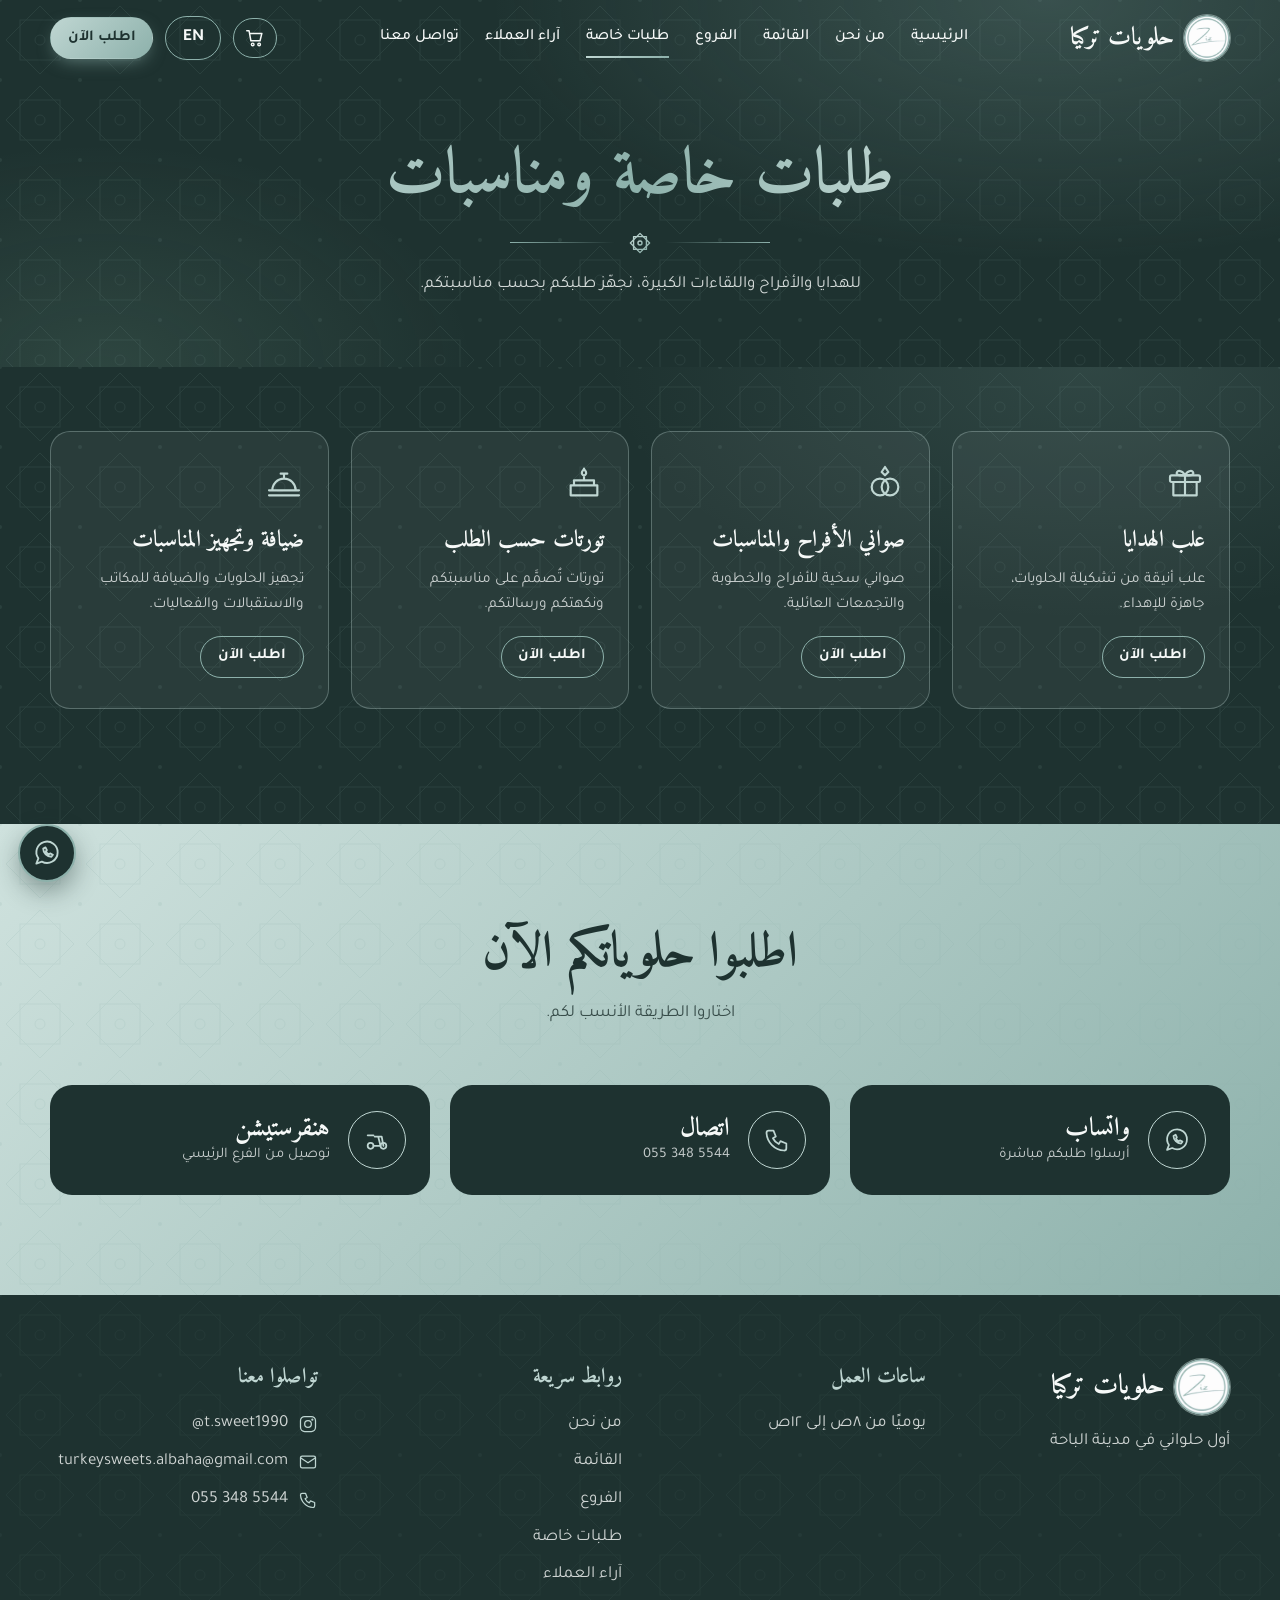
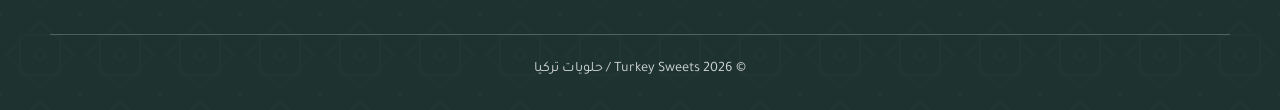
<file: custom-orders.html>
<!DOCTYPE html>
<html lang="ar" dir="rtl">
<head>
<meta charset="utf-8">
<meta name="viewport" content="width=device-width, initial-scale=1, viewport-fit=cover">
<title>طلبات خاصة ومناسبات | حلويات تركيا</title>
<meta name="description" content="علب هدايا وصواني أفراح وتورتات حسب الطلب وضيافة للمناسبات من حلويات تركيا في الباحة.">
<meta name="theme-color" content="#1E3230">
<link rel="icon" type="image/png" href="assets/favicon.png">

<!-- hreflang + canonical: hrefs are upgraded to absolute URLs by JS at runtime -->
<link rel="canonical" href="./custom-orders.html">
<link rel="alternate" hreflang="ar" href="./custom-orders.html?lang=ar">
<link rel="alternate" hreflang="en" href="./custom-orders.html?lang=en">
<link rel="alternate" hreflang="x-default" href="./custom-orders.html">

<!-- Open Graph (add an og:image once you have a real photo) -->
<meta property="og:type" content="website">
<meta property="og:site_name" content="حلويات تركيا / Turkey Sweets">
<meta property="og:title" content="طلبات خاصة ومناسبات | حلويات تركيا">
<meta property="og:description" content="علب هدايا وصواني أفراح وتورتات حسب الطلب وضيافة للمناسبات من حلويات تركيا في الباحة.">
<meta property="og:locale" content="ar_SA">
<meta property="og:locale:alternate" content="en_US">
<meta property="og:url" content="./custom-orders.html">

<!-- Google Fonts: the only external resource -->
<link rel="preconnect" href="https://fonts.googleapis.com">
<link rel="preconnect" href="https://fonts.gstatic.com" crossorigin>
<link href="https://fonts.googleapis.com/css2?family=Amiri:wght@400;700&family=Cormorant+Garamond:wght@500;600;700&family=Inter:wght@400;500;600&family=Tajawal:wght@400;500;700&display=swap" rel="stylesheet">

<!-- Early language detection (prevents a flash of the wrong direction) -->
<script>
(function () {
  var l = 'ar', q = null, s = null;
  try { q = new URLSearchParams(location.search).get('lang'); } catch (e) {}
  try { s = localStorage.getItem('ts_lang'); } catch (e) {}
  if (q === 'en' || q === 'ar') l = q; else if (s === 'en' || s === 'ar') l = s;
  var d = document.documentElement;
  d.lang = l; d.dir = (l === 'ar') ? 'rtl' : 'ltr';
  d.classList.add('js');
  try { if (sessionStorage.getItem('ts_pre')) d.classList.add('nopre'); } catch (e) {}
  window.__TS_LANG = l;
})();
</script>

<link rel="stylesheet" href="assets/style.css">
</head>

<body id="top" data-page="custom">

<!-- Shared SVG definitions: gold gradient, 8-point star symbol, Ottoman-style tile pattern -->
<svg width="0" height="0" style="position:absolute" aria-hidden="true" focusable="false">
  <defs>
    <linearGradient id="gold-grad" x1="0" y1="0" x2="1" y2="1">
      <stop offset="0" stop-color="#BFD6D2"/><stop offset="1" stop-color="#8DB1AB"/>
    </linearGradient>
    <symbol id="star8" viewBox="0 0 24 24">
      <rect x="5" y="5" width="14" height="14" stroke-linejoin="round"/>
      <path d="M12 1.5 22.5 12 12 22.5 1.5 12z" stroke-linejoin="round"/>
      <circle cx="12" cy="12" r="2.2"/>
    </symbol>
    <pattern id="pat-star" width="80" height="80" patternUnits="userSpaceOnUse">
      <g fill="none" stroke="#8DB1AB" stroke-width="1">
        <rect x="20" y="20" width="40" height="40"/>
        <path d="M40 6 74 40 40 74 6 40z"/>
        <circle cx="40" cy="40" r="5"/>
      </g>
      <g fill="#8DB1AB"><circle cx="0" cy="0" r="2"/><circle cx="80" cy="0" r="2"/><circle cx="0" cy="80" r="2"/><circle cx="80" cy="80" r="2"/></g>
    </pattern>
  </defs>
</svg>

<div class="progress" id="progress" aria-hidden="true"></div>
<a class="skip" href="#main" data-i18n="skip">انتقل إلى المحتوى</a>

<!-- 2. NAVBAR -->
<header class="nav" id="nav">
  <div class="container nav-in">
    <a class="logo" href="index.html" data-i18n-aria="logoAria" aria-label="حلويات تركيا - الصفحة الرئيسية">
      <span class="logo-img" role="img" aria-label="Turkey Sweets logo"></span>
      <span class="logo-text" data-i18n="brand">حلويات تركيا</span>
    </a>
    <nav class="nav-links" data-i18n-aria="navAria" aria-label="التنقل الرئيسي">
      <a href="about.html" data-i18n="navAbout">من نحن</a>
      <a href="menu.html" data-i18n="navMenu">القائمة</a>
      <a href="branches.html" data-i18n="navBranches">الفروع</a>
      <a href="custom-orders.html" aria-current="page" data-i18n="navCustom">طلبات خاصة</a>
      <a href="#contact" data-i18n="navContact">تواصل معنا</a>
    </nav>
    <div class="nav-actions">
      <button class="lang" id="langBtn" type="button">EN</button>
      <a class="btn btn-gold btn-sm btn-pulse nav-order" href="#order" data-i18n="navOrder">اطلب الآن</a>
      <button class="burger" id="burger" type="button" aria-expanded="false" aria-controls="mnav" aria-label="فتح القائمة"><span></span><span></span><span></span></button>
    </div>
  </div>
</header>

<!-- Mobile full-screen menu -->
<div class="mnav" id="mnav" aria-hidden="true">
  <nav data-i18n-aria="navAria" aria-label="التنقل الرئيسي">
    <a href="about.html" style="--i:0" data-i18n="navAbout">من نحن</a>
    <a href="menu.html" style="--i:1" data-i18n="navMenu">القائمة</a>
    <a href="branches.html" style="--i:2" data-i18n="navBranches">الفروع</a>
    <a href="custom-orders.html" aria-current="page" style="--i:3" data-i18n="navCustom">طلبات خاصة</a>
    <a href="#contact" style="--i:4" data-i18n="navContact">تواصل معنا</a>
    <a class="btn btn-gold" href="#order" style="--i:5" data-i18n="navOrder">اطلب الآن</a>
  </nav>
</div>

<main id="main">

<section class="page-hero">
  <svg class="orn-bg" aria-hidden="true" focusable="false"><rect width="100%" height="100%" fill="url(#pat-star)"/></svg>
  <div class="container">
    <h1 class="hl" style="--i:1" data-i18n="customTitle">طلبات خاصة ومناسبات</h1>
    <div class="divider hl" style="--i:2" aria-hidden="true"><i></i><svg viewBox="0 0 24 24"><use href="#star8"/></svg><i></i></div>
    <p class="hl" style="--i:3" data-i18n="customSub"></p>
  </div>
</section>
<section class="section on-dark" id="custom" style="padding-top:clamp(36px,5vw,64px)">
  <svg class="orn-bg" aria-hidden="true" focusable="false"><rect width="100%" height="100%" fill="url(#pat-star)"/></svg>
  <div class="container">
    <div class="services" id="services" data-stagger></div>
  </div>
</section>

<!-- 9. ORDERING CTA BAND -->
<section class="order" id="order" aria-labelledby="order-title">
  <svg class="orn-bg" aria-hidden="true" focusable="false"><rect width="100%" height="100%" fill="url(#pat-star)"/></svg>
  <div class="container">
    <div class="section-head reveal">
      <h2 id="order-title" data-i18n="orderTitle">اطلبوا حلوياتكم الآن</h2>
      <p data-i18n="orderSub"></p>
    </div>
    <div class="order-grid" data-stagger>
      <a class="order-opt" data-wa="general" href="#" target="_blank" rel="noopener noreferrer">
        <span class="ic"><svg viewBox="0 0 24 24" aria-hidden="true"><path d="M20.5 11.5a8.5 8.5 0 0 1-12.6 7.4L3.5 20.5l1.6-4.2A8.5 8.5 0 1 1 20.5 11.5z"/><path d="M9 8.5c0 3.5 3 6.5 6.5 6.5l1.2-1.6-2.2-1.1-1 .8a5 5 0 0 1-2.4-2.4l.8-1-1.1-2.2z"/></svg></span>
        <span><b data-i18n="optWA">واتساب</b><small data-i18n="optWAsub"></small></span>
      </a>
      <a class="order-opt" id="callOpt" href="#">
        <span class="ic"><svg viewBox="0 0 24 24" aria-hidden="true"><path d="M5 4h4l2 5-2.5 1.5a11 11 0 0 0 5 5L15 13l5 2v4a2 2 0 0 1-2 2A16 16 0 0 1 3 6a2 2 0 0 1 2-2z"/></svg></span>
        <span><b data-i18n="optCall">اتصال</b><small><span class="ltr" id="callNum"></span></small></span>
      </a>
      <a class="order-opt" id="hsOpt" href="#" target="_blank" rel="noopener noreferrer">
        <span class="ic"><svg viewBox="0 0 24 24" aria-hidden="true"><circle cx="6.5" cy="17" r="2.5"/><circle cx="17.5" cy="17" r="2.5"/><path d="M9 17h6l-2-8h-3M13 9h3l1.5 8M4 8h5"/></svg></span>
        <span><b data-i18n="optHS">هنقرستيشن</b><small data-i18n="optHSsub"></small></span>
      </a>
    </div>
  </div>
</section>


</main>

<!-- 10. FOOTER -->
<footer id="contact">
  <svg class="orn-bg" aria-hidden="true" focusable="false" style="opacity:.06"><rect width="100%" height="100%" fill="url(#pat-star)"/></svg>
  <div class="container">
    <div class="foot-grid">
      <div>
        <div class="foot-logo"><span class="logo-img" role="img" aria-label="Turkey Sweets logo"></span><span data-i18n="brand">حلويات تركيا</span></div>
        <p data-i18n="tagline">أول حلواني في مدينة الباحة</p>
      </div>
      <div>
        <h4 data-i18n="footHours">ساعات العمل</h4>
        <p data-i18n="hoursText"></p>
      </div>
      <div>
        <h4 data-i18n="footLinks">روابط سريعة</h4>
        <ul>
          <li><a href="about.html" data-i18n="navAbout">من نحن</a></li>
          <li><a href="menu.html" data-i18n="navMenu">القائمة</a></li>
          <li><a href="branches.html" data-i18n="navBranches">الفروع</a></li>
          <li><a href="custom-orders.html" data-i18n="navCustom">طلبات خاصة</a></li>
        </ul>
      </div>
      <div>
        <h4 data-i18n="footContact">تواصلوا معنا</h4>
        <ul>
          <li class="foot-social"><svg viewBox="0 0 24 24" aria-hidden="true"><rect x="3" y="3" width="18" height="18" rx="5"/><circle cx="12" cy="12" r="4"/><circle cx="17.2" cy="6.8" r=".6"/></svg><a href="https://www.instagram.com/t.sweet1990/" target="_blank" rel="noopener noreferrer" aria-label="Instagram"><span class="ltr">@t.sweet1990</span></a></li>
          <li class="foot-social"><svg viewBox="0 0 24 24" aria-hidden="true"><rect x="3" y="5" width="18" height="14" rx="2"/><path d="m3 7 9 6 9-6"/></svg><a href="mailto:turkeysweets.albaha@gmail.com"><span class="ltr">turkeysweets.albaha@gmail.com</span></a></li>
          <li class="foot-social"><svg viewBox="0 0 24 24" aria-hidden="true"><path d="M5 4h4l2 5-2.5 1.5a11 11 0 0 0 5 5L15 13l5 2v4a2 2 0 0 1-2 2A16 16 0 0 1 3 6a2 2 0 0 1 2-2z"/></svg><a href="tel:+966553485544"><span class="ltr">055 348 5544</span></a></li>
        </ul>
      </div>
    </div>
    <p class="copy">© 2026 Turkey Sweets / حلويات تركيا</p>
  </div>
</footer>

<!-- Floating WhatsApp button -->
<a class="wa-float" data-wa="general" data-i18n-aria="waFloat" aria-label="اطلب عبر واتساب" href="#" target="_blank" rel="noopener noreferrer">
  <svg viewBox="0 0 24 24" aria-hidden="true"><path d="M20.5 11.5a8.5 8.5 0 0 1-12.6 7.4L3.5 20.5l1.6-4.2A8.5 8.5 0 1 1 20.5 11.5z"/><path d="M9 8.5c0 3.5 3 6.5 6.5 6.5l1.2-1.6-2.2-1.1-1 .8a5 5 0 0 1-2.4-2.4l.8-1-1.1-2.2z"/></svg>
</a>


<script src="assets/data.js"></script>
<script src="assets/app.js"></script>
</body>
</html>
</file>
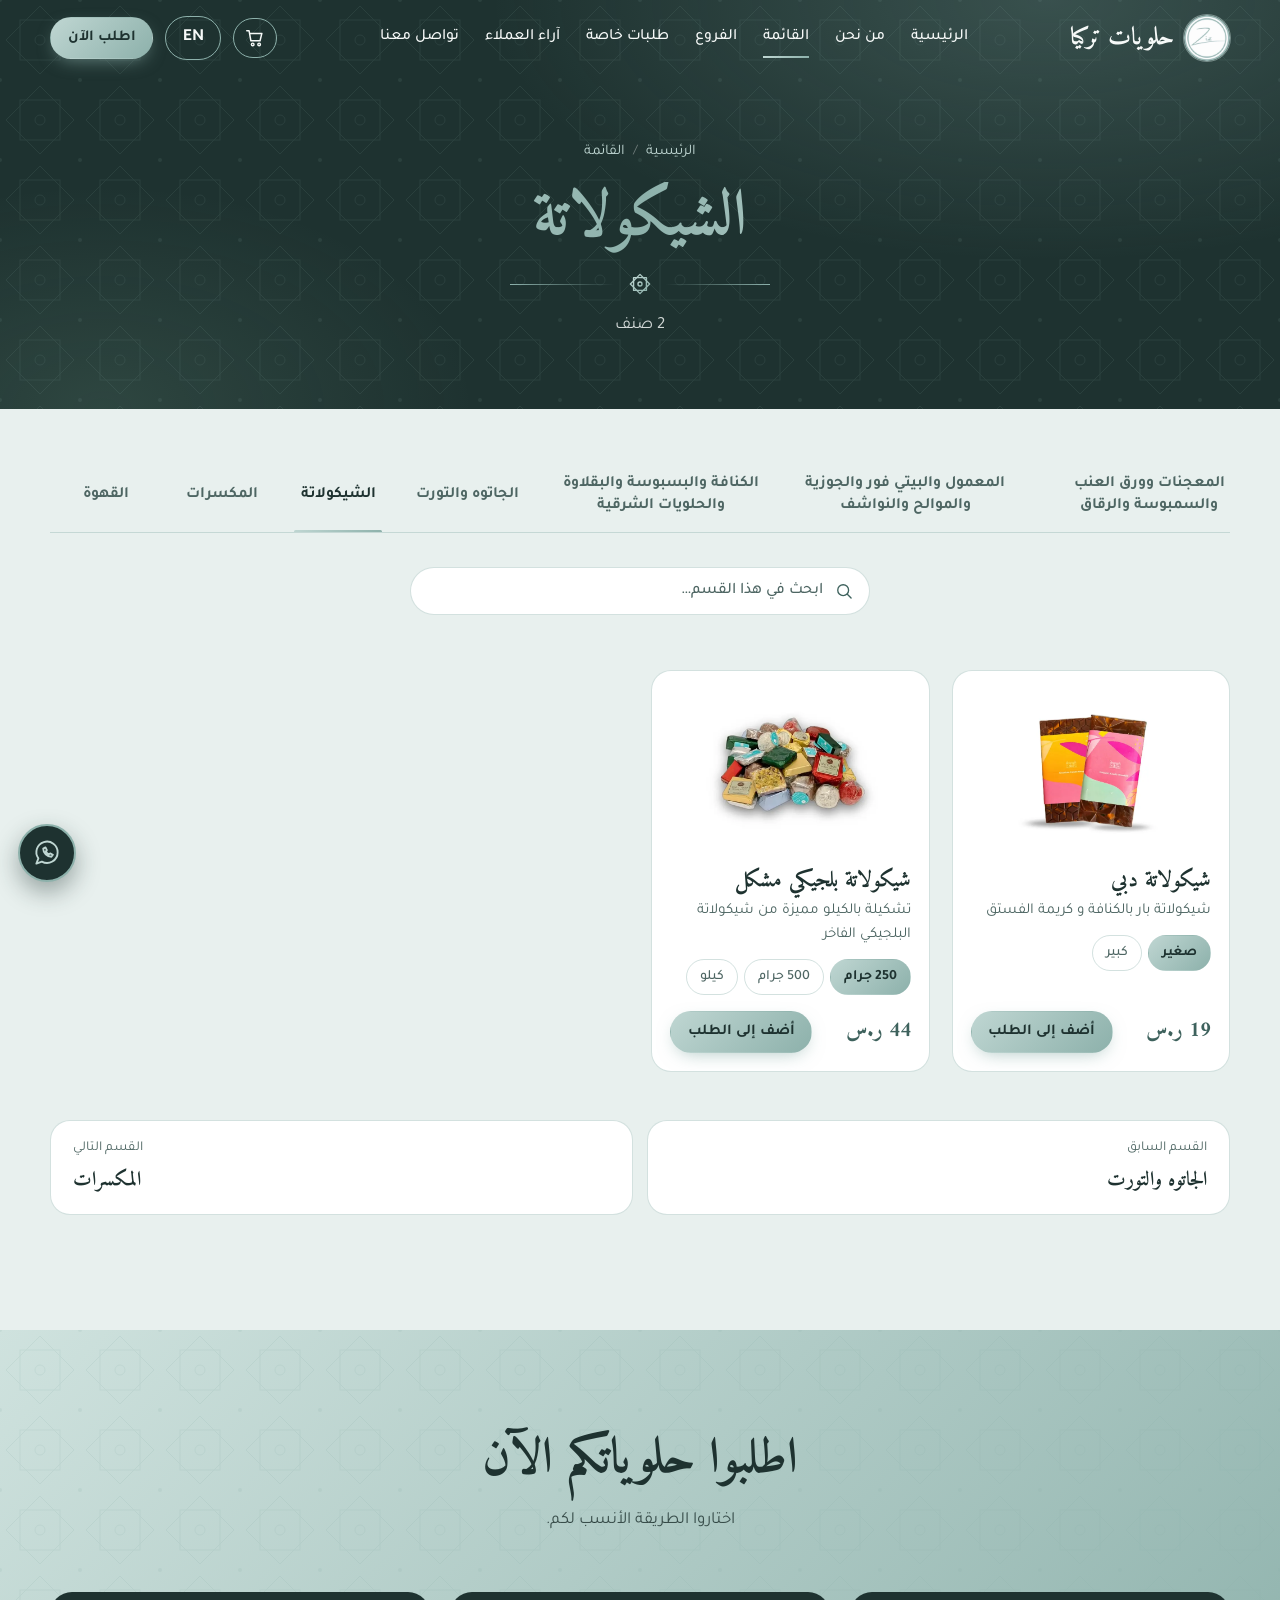
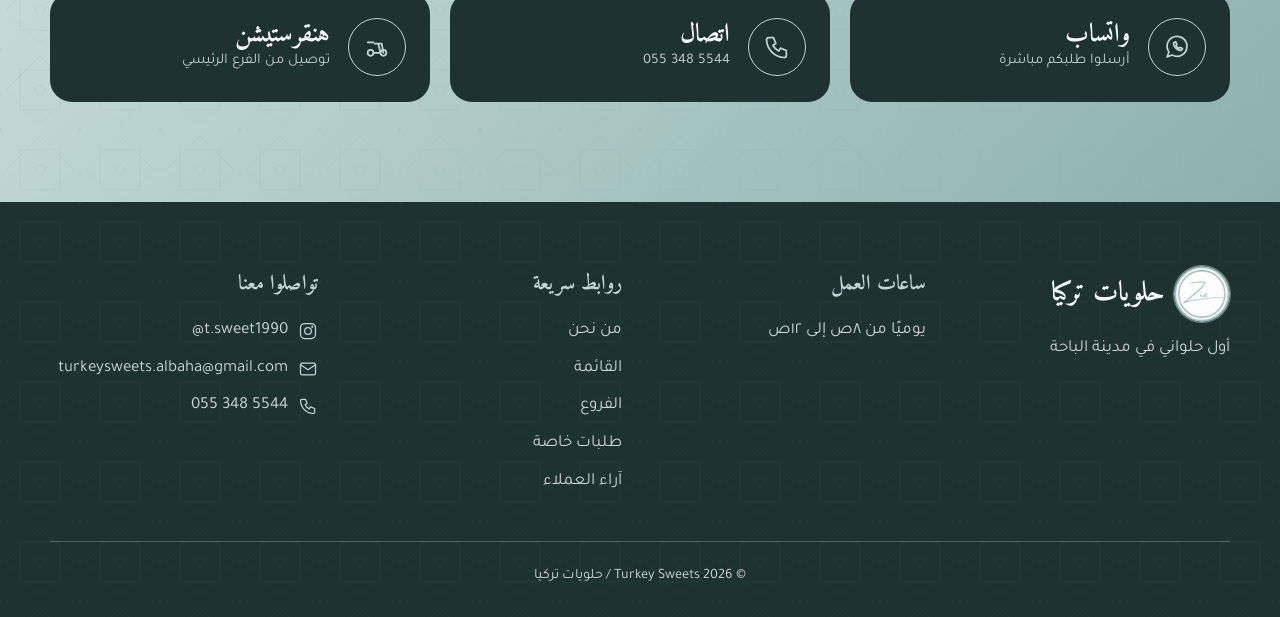
<file: menu-chocolate.html>
<!DOCTYPE html>
<html lang="ar" dir="rtl">
<head>
<meta charset="utf-8">
<meta name="viewport" content="width=device-width, initial-scale=1, viewport-fit=cover">
<title>الشيكولاتة | حلويات تركيا</title>
<meta name="description" content="الشيكولاتة من حلويات تركيا: 2 صنف بالصور والأسعار. اطلبوا عبر واتساب أو هنقرستيشن.">
<meta name="theme-color" content="#1E3230">
<link rel="icon" type="image/png" href="assets/favicon.png">

<!-- hreflang + canonical: hrefs are upgraded to absolute URLs by JS at runtime -->
<link rel="canonical" href="./menu-chocolate.html">
<link rel="alternate" hreflang="ar" href="./menu-chocolate.html?lang=ar">
<link rel="alternate" hreflang="en" href="./menu-chocolate.html?lang=en">
<link rel="alternate" hreflang="x-default" href="./menu-chocolate.html">

<!-- Open Graph (add an og:image once you have a real photo) -->
<meta property="og:type" content="website">
<meta property="og:site_name" content="حلويات تركيا / Turkey Sweets">
<meta property="og:title" content="الشيكولاتة | حلويات تركيا">
<meta property="og:description" content="الشيكولاتة من حلويات تركيا: 2 صنف بالصور والأسعار. اطلبوا عبر واتساب أو هنقرستيشن.">
<meta property="og:locale" content="ar_SA">
<meta property="og:locale:alternate" content="en_US">
<meta property="og:url" content="./menu-chocolate.html">

<!-- Google Fonts: the only external resource -->
<link rel="preconnect" href="https://fonts.googleapis.com">
<link rel="preconnect" href="https://fonts.gstatic.com" crossorigin>
<link href="https://fonts.googleapis.com/css2?family=Amiri:wght@400;700&family=Cormorant+Garamond:wght@500;600;700&family=Inter:wght@400;500;600&family=Tajawal:wght@400;500;700&display=swap" rel="stylesheet">

<!-- Early language detection (prevents a flash of the wrong direction) -->
<script>
(function () {
  var l = 'ar', q = null, s = null;
  try { q = new URLSearchParams(location.search).get('lang'); } catch (e) {}
  try { s = localStorage.getItem('ts_lang'); } catch (e) {}
  if (q === 'en' || q === 'ar') l = q; else if (s === 'en' || s === 'ar') l = s;
  var d = document.documentElement;
  d.lang = l; d.dir = (l === 'ar') ? 'rtl' : 'ltr';
  d.classList.add('js');
  try { if (sessionStorage.getItem('ts_pre')) d.classList.add('nopre'); } catch (e) {}
  window.__TS_LANG = l;
})();
</script>

<link rel="stylesheet" href="assets/style.css">
</head>

<body id="top" data-page="category" data-cat="chocolate">

<!-- Shared SVG definitions: gold gradient, 8-point star symbol, Ottoman-style tile pattern -->
<svg width="0" height="0" style="position:absolute" aria-hidden="true" focusable="false">
  <defs>
    <linearGradient id="gold-grad" x1="0" y1="0" x2="1" y2="1">
      <stop offset="0" stop-color="#BFD6D2"/><stop offset="1" stop-color="#8DB1AB"/>
    </linearGradient>
    <symbol id="star8" viewBox="0 0 24 24">
      <rect x="5" y="5" width="14" height="14" stroke-linejoin="round"/>
      <path d="M12 1.5 22.5 12 12 22.5 1.5 12z" stroke-linejoin="round"/>
      <circle cx="12" cy="12" r="2.2"/>
    </symbol>
    <pattern id="pat-star" width="80" height="80" patternUnits="userSpaceOnUse">
      <g fill="none" stroke="#8DB1AB" stroke-width="1">
        <rect x="20" y="20" width="40" height="40"/>
        <path d="M40 6 74 40 40 74 6 40z"/>
        <circle cx="40" cy="40" r="5"/>
      </g>
      <g fill="#8DB1AB"><circle cx="0" cy="0" r="2"/><circle cx="80" cy="0" r="2"/><circle cx="0" cy="80" r="2"/><circle cx="80" cy="80" r="2"/></g>
    </pattern>
  </defs>
</svg>

<div class="progress" id="progress" aria-hidden="true"></div>
<a class="skip" href="#main" data-i18n="skip">انتقل إلى المحتوى</a>

<!-- 2. NAVBAR -->
<header class="nav" id="nav">
  <div class="container nav-in">
    <a class="logo" href="index.html" data-i18n-aria="logoAria" aria-label="حلويات تركيا - الصفحة الرئيسية">
      <span class="logo-img" role="img" aria-label="Turkey Sweets logo"></span>
      <span class="logo-text" data-i18n="brand">حلويات تركيا</span>
    </a>
    <nav class="nav-links" data-i18n-aria="navAria" aria-label="التنقل الرئيسي">
      <a href="about.html" data-i18n="navAbout">من نحن</a>
      <a href="menu.html" aria-current="page" data-i18n="navMenu">القائمة</a>
      <a href="branches.html" data-i18n="navBranches">الفروع</a>
      <a href="custom-orders.html" data-i18n="navCustom">طلبات خاصة</a>
      <a href="#contact" data-i18n="navContact">تواصل معنا</a>
    </nav>
    <div class="nav-actions">
      <button class="lang" id="langBtn" type="button">EN</button>
      <a class="btn btn-gold btn-sm btn-pulse nav-order" href="#order" data-i18n="navOrder">اطلب الآن</a>
      <button class="burger" id="burger" type="button" aria-expanded="false" aria-controls="mnav" aria-label="فتح القائمة"><span></span><span></span><span></span></button>
    </div>
  </div>
</header>

<!-- Mobile full-screen menu -->
<div class="mnav" id="mnav" aria-hidden="true">
  <nav data-i18n-aria="navAria" aria-label="التنقل الرئيسي">
    <a href="about.html" style="--i:0" data-i18n="navAbout">من نحن</a>
    <a href="menu.html" aria-current="page" style="--i:1" data-i18n="navMenu">القائمة</a>
    <a href="branches.html" style="--i:2" data-i18n="navBranches">الفروع</a>
    <a href="custom-orders.html" style="--i:3" data-i18n="navCustom">طلبات خاصة</a>
    <a href="#contact" style="--i:4" data-i18n="navContact">تواصل معنا</a>
    <a class="btn btn-gold" href="#order" style="--i:5" data-i18n="navOrder">اطلب الآن</a>
  </nav>
</div>

<main id="main">

<section class="page-hero">
  <svg class="orn-bg" aria-hidden="true" focusable="false"><rect width="100%" height="100%" fill="url(#pat-star)"/></svg>
  <div class="container">
    <ol class="crumbs hl" style="--i:0" data-i18n-aria="crumbsAria" aria-label="مسار التنقل"><li><a href="index.html" data-i18n="crumbHome">الرئيسية</a></li><li><a href="menu.html" data-i18n="crumbMenu">القائمة</a></li></ol>
    <h1 class="hl" style="--i:1" data-catname="chocolate">الشيكولاتة</h1>
    <div class="divider hl" style="--i:2" aria-hidden="true"><i></i><svg viewBox="0 0 24 24"><use href="#star8"/></svg><i></i></div>
    <p class="hl" style="--i:3" id="catCount">2 صنف</p>
  </div>
</section>
<section class="section" style="background:var(--cream-2);padding-top:clamp(28px,4vw,52px)">
  <div class="container">
    <nav class="tabs" id="tabs" data-i18n-aria="tabsAria" aria-label="أقسام القائمة"></nav>
    <div class="menu-tools reveal">
      <div class="search">
        <svg viewBox="0 0 24 24" aria-hidden="true"><circle cx="11" cy="11" r="6.5"/><path d="m16 16 4.5 4.5"/></svg>
        <input type="search" id="menuSearch" data-i18n-ph="catSearchPh" data-i18n-aria="catSearchPh" autocomplete="off" enterkeyhint="search">
      </div>
    </div>
    <p class="menu-note" id="menuNote" aria-live="polite"></p>
    <div class="menu-grid" id="menuGrid"></div>
    <nav class="pager" id="pager" aria-label="أقسام القائمة الأخرى"></nav>
  </div>
</section>

<!-- 9. ORDERING CTA BAND -->
<section class="order" id="order" aria-labelledby="order-title">
  <svg class="orn-bg" aria-hidden="true" focusable="false"><rect width="100%" height="100%" fill="url(#pat-star)"/></svg>
  <div class="container">
    <div class="section-head reveal">
      <h2 id="order-title" data-i18n="orderTitle">اطلبوا حلوياتكم الآن</h2>
      <p data-i18n="orderSub"></p>
    </div>
    <div class="order-grid" data-stagger>
      <a class="order-opt" data-wa="general" href="#" target="_blank" rel="noopener noreferrer">
        <span class="ic"><svg viewBox="0 0 24 24" aria-hidden="true"><path d="M20.5 11.5a8.5 8.5 0 0 1-12.6 7.4L3.5 20.5l1.6-4.2A8.5 8.5 0 1 1 20.5 11.5z"/><path d="M9 8.5c0 3.5 3 6.5 6.5 6.5l1.2-1.6-2.2-1.1-1 .8a5 5 0 0 1-2.4-2.4l.8-1-1.1-2.2z"/></svg></span>
        <span><b data-i18n="optWA">واتساب</b><small data-i18n="optWAsub"></small></span>
      </a>
      <a class="order-opt" id="callOpt" href="#">
        <span class="ic"><svg viewBox="0 0 24 24" aria-hidden="true"><path d="M5 4h4l2 5-2.5 1.5a11 11 0 0 0 5 5L15 13l5 2v4a2 2 0 0 1-2 2A16 16 0 0 1 3 6a2 2 0 0 1 2-2z"/></svg></span>
        <span><b data-i18n="optCall">اتصال</b><small><span class="ltr" id="callNum"></span></small></span>
      </a>
      <a class="order-opt" id="hsOpt" href="#" target="_blank" rel="noopener noreferrer">
        <span class="ic"><svg viewBox="0 0 24 24" aria-hidden="true"><circle cx="6.5" cy="17" r="2.5"/><circle cx="17.5" cy="17" r="2.5"/><path d="M9 17h6l-2-8h-3M13 9h3l1.5 8M4 8h5"/></svg></span>
        <span><b data-i18n="optHS">هنقرستيشن</b><small data-i18n="optHSsub"></small></span>
      </a>
    </div>
  </div>
</section>


</main>

<!-- 10. FOOTER -->
<footer id="contact">
  <svg class="orn-bg" aria-hidden="true" focusable="false" style="opacity:.06"><rect width="100%" height="100%" fill="url(#pat-star)"/></svg>
  <div class="container">
    <div class="foot-grid">
      <div>
        <div class="foot-logo"><span class="logo-img" role="img" aria-label="Turkey Sweets logo"></span><span data-i18n="brand">حلويات تركيا</span></div>
        <p data-i18n="tagline">أول حلواني في مدينة الباحة</p>
      </div>
      <div>
        <h4 data-i18n="footHours">ساعات العمل</h4>
        <p data-i18n="hoursText"></p>
      </div>
      <div>
        <h4 data-i18n="footLinks">روابط سريعة</h4>
        <ul>
          <li><a href="about.html" data-i18n="navAbout">من نحن</a></li>
          <li><a href="menu.html" data-i18n="navMenu">القائمة</a></li>
          <li><a href="branches.html" data-i18n="navBranches">الفروع</a></li>
          <li><a href="custom-orders.html" data-i18n="navCustom">طلبات خاصة</a></li>
        </ul>
      </div>
      <div>
        <h4 data-i18n="footContact">تواصلوا معنا</h4>
        <ul>
          <li class="foot-social"><svg viewBox="0 0 24 24" aria-hidden="true"><rect x="3" y="3" width="18" height="18" rx="5"/><circle cx="12" cy="12" r="4"/><circle cx="17.2" cy="6.8" r=".6"/></svg><a href="https://www.instagram.com/t.sweet1990/" target="_blank" rel="noopener noreferrer" aria-label="Instagram"><span class="ltr">@t.sweet1990</span></a></li>
          <li class="foot-social"><svg viewBox="0 0 24 24" aria-hidden="true"><rect x="3" y="5" width="18" height="14" rx="2"/><path d="m3 7 9 6 9-6"/></svg><a href="mailto:turkeysweets.albaha@gmail.com"><span class="ltr">turkeysweets.albaha@gmail.com</span></a></li>
          <li class="foot-social"><svg viewBox="0 0 24 24" aria-hidden="true"><path d="M5 4h4l2 5-2.5 1.5a11 11 0 0 0 5 5L15 13l5 2v4a2 2 0 0 1-2 2A16 16 0 0 1 3 6a2 2 0 0 1 2-2z"/></svg><a href="tel:+966553485544"><span class="ltr">055 348 5544</span></a></li>
        </ul>
      </div>
    </div>
    <p class="copy">© 2026 Turkey Sweets / حلويات تركيا</p>
  </div>
</footer>

<!-- Floating WhatsApp button -->
<a class="wa-float" data-wa="general" data-i18n-aria="waFloat" aria-label="اطلب عبر واتساب" href="#" target="_blank" rel="noopener noreferrer">
  <svg viewBox="0 0 24 24" aria-hidden="true"><path d="M20.5 11.5a8.5 8.5 0 0 1-12.6 7.4L3.5 20.5l1.6-4.2A8.5 8.5 0 1 1 20.5 11.5z"/><path d="M9 8.5c0 3.5 3 6.5 6.5 6.5l1.2-1.6-2.2-1.1-1 .8a5 5 0 0 1-2.4-2.4l.8-1-1.1-2.2z"/></svg>
</a>


<script src="assets/data.js"></script>
<script src="assets/app.js"></script>
</body>
</html>
</file>
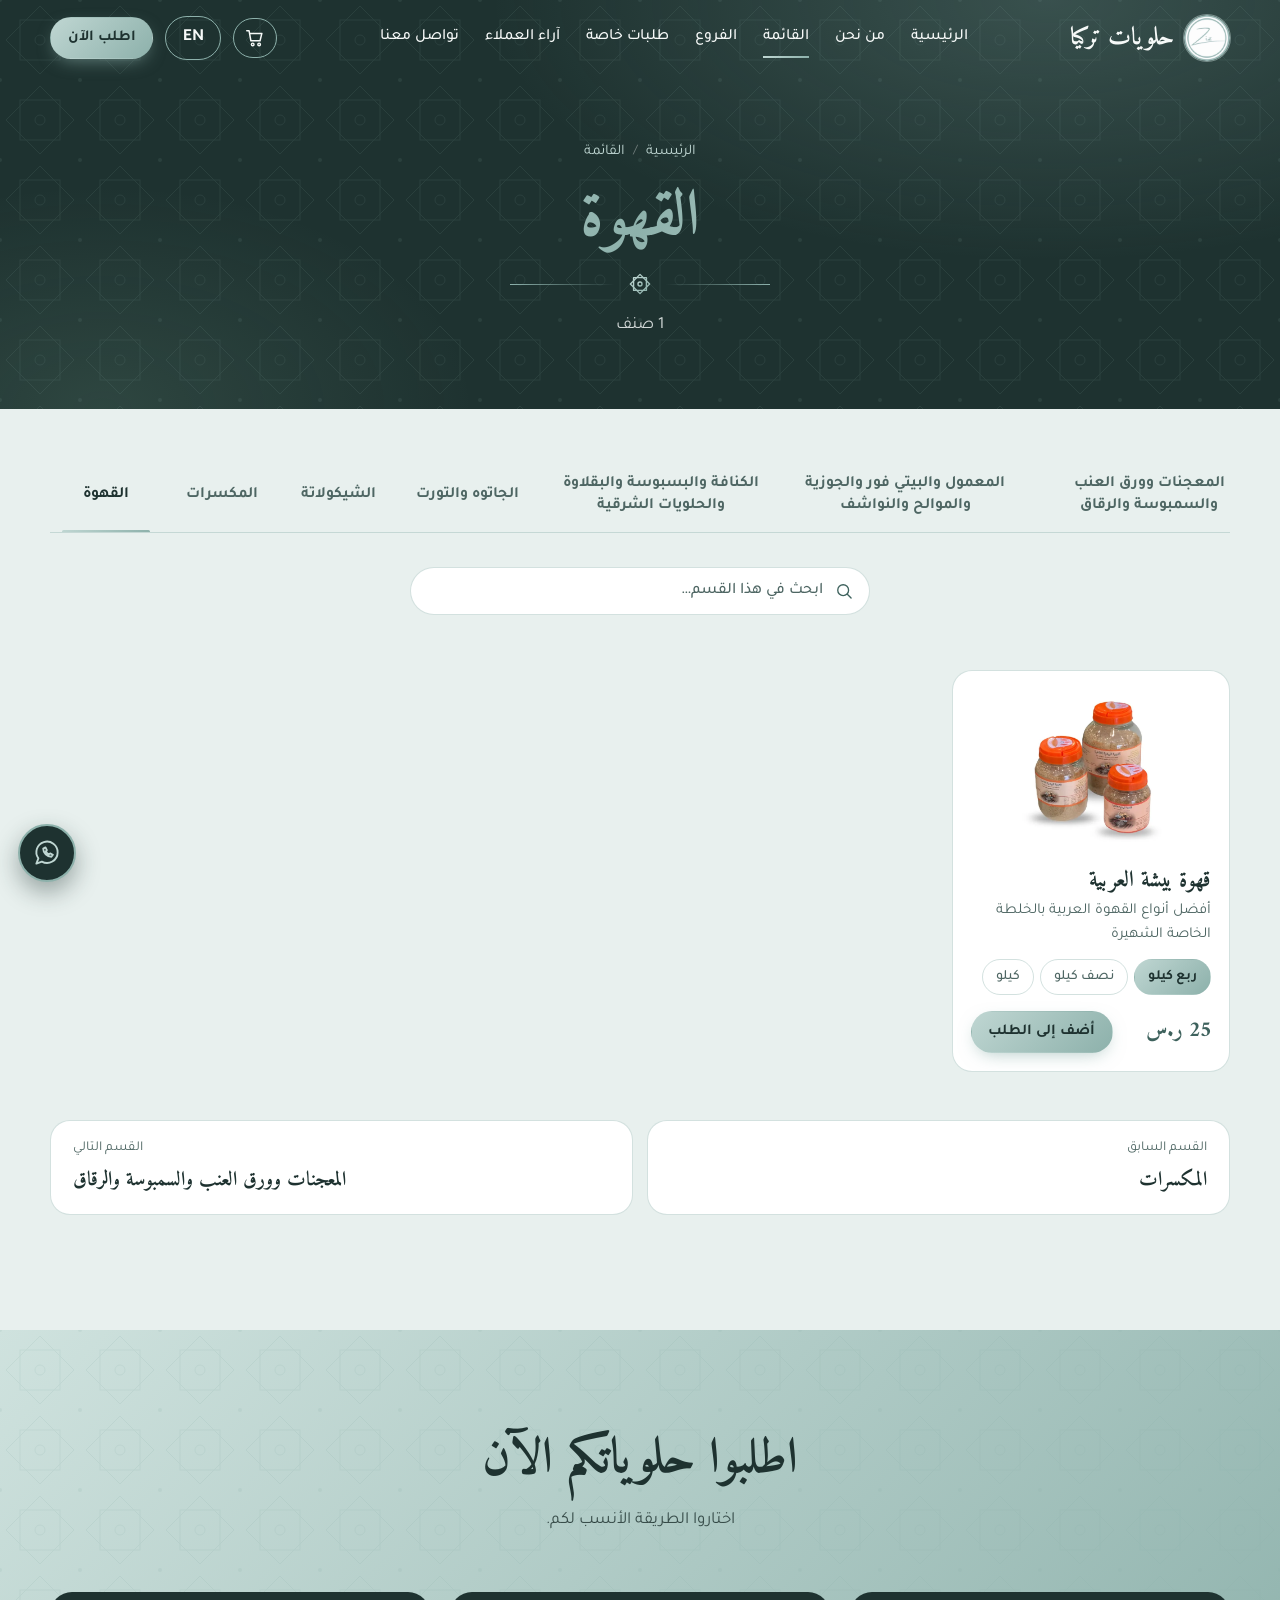
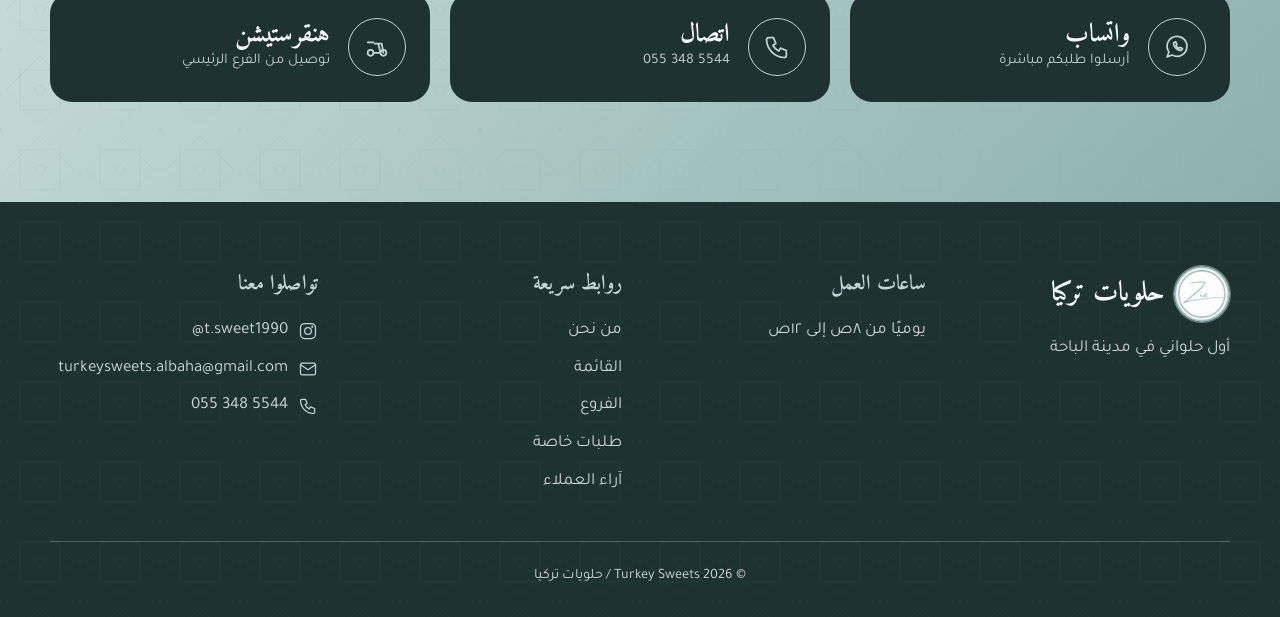
<file: menu-coffee.html>
<!DOCTYPE html>
<html lang="ar" dir="rtl">
<head>
<meta charset="utf-8">
<meta name="viewport" content="width=device-width, initial-scale=1, viewport-fit=cover">
<title>القهوة | حلويات تركيا</title>
<meta name="description" content="القهوة من حلويات تركيا: 1 صنف بالصور والأسعار. اطلبوا عبر واتساب أو هنقرستيشن.">
<meta name="theme-color" content="#1E3230">
<link rel="icon" type="image/png" href="assets/favicon.png">

<!-- hreflang + canonical: hrefs are upgraded to absolute URLs by JS at runtime -->
<link rel="canonical" href="./menu-coffee.html">
<link rel="alternate" hreflang="ar" href="./menu-coffee.html?lang=ar">
<link rel="alternate" hreflang="en" href="./menu-coffee.html?lang=en">
<link rel="alternate" hreflang="x-default" href="./menu-coffee.html">

<!-- Open Graph (add an og:image once you have a real photo) -->
<meta property="og:type" content="website">
<meta property="og:site_name" content="حلويات تركيا / Turkey Sweets">
<meta property="og:title" content="القهوة | حلويات تركيا">
<meta property="og:description" content="القهوة من حلويات تركيا: 1 صنف بالصور والأسعار. اطلبوا عبر واتساب أو هنقرستيشن.">
<meta property="og:locale" content="ar_SA">
<meta property="og:locale:alternate" content="en_US">
<meta property="og:url" content="./menu-coffee.html">

<!-- Google Fonts: the only external resource -->
<link rel="preconnect" href="https://fonts.googleapis.com">
<link rel="preconnect" href="https://fonts.gstatic.com" crossorigin>
<link href="https://fonts.googleapis.com/css2?family=Amiri:wght@400;700&family=Cormorant+Garamond:wght@500;600;700&family=Inter:wght@400;500;600&family=Tajawal:wght@400;500;700&display=swap" rel="stylesheet">

<!-- Early language detection (prevents a flash of the wrong direction) -->
<script>
(function () {
  var l = 'ar', q = null, s = null;
  try { q = new URLSearchParams(location.search).get('lang'); } catch (e) {}
  try { s = localStorage.getItem('ts_lang'); } catch (e) {}
  if (q === 'en' || q === 'ar') l = q; else if (s === 'en' || s === 'ar') l = s;
  var d = document.documentElement;
  d.lang = l; d.dir = (l === 'ar') ? 'rtl' : 'ltr';
  d.classList.add('js');
  try { if (sessionStorage.getItem('ts_pre')) d.classList.add('nopre'); } catch (e) {}
  window.__TS_LANG = l;
})();
</script>

<link rel="stylesheet" href="assets/style.css">
</head>

<body id="top" data-page="category" data-cat="coffee">

<!-- Shared SVG definitions: gold gradient, 8-point star symbol, Ottoman-style tile pattern -->
<svg width="0" height="0" style="position:absolute" aria-hidden="true" focusable="false">
  <defs>
    <linearGradient id="gold-grad" x1="0" y1="0" x2="1" y2="1">
      <stop offset="0" stop-color="#BFD6D2"/><stop offset="1" stop-color="#8DB1AB"/>
    </linearGradient>
    <symbol id="star8" viewBox="0 0 24 24">
      <rect x="5" y="5" width="14" height="14" stroke-linejoin="round"/>
      <path d="M12 1.5 22.5 12 12 22.5 1.5 12z" stroke-linejoin="round"/>
      <circle cx="12" cy="12" r="2.2"/>
    </symbol>
    <pattern id="pat-star" width="80" height="80" patternUnits="userSpaceOnUse">
      <g fill="none" stroke="#8DB1AB" stroke-width="1">
        <rect x="20" y="20" width="40" height="40"/>
        <path d="M40 6 74 40 40 74 6 40z"/>
        <circle cx="40" cy="40" r="5"/>
      </g>
      <g fill="#8DB1AB"><circle cx="0" cy="0" r="2"/><circle cx="80" cy="0" r="2"/><circle cx="0" cy="80" r="2"/><circle cx="80" cy="80" r="2"/></g>
    </pattern>
  </defs>
</svg>

<div class="progress" id="progress" aria-hidden="true"></div>
<a class="skip" href="#main" data-i18n="skip">انتقل إلى المحتوى</a>

<!-- 2. NAVBAR -->
<header class="nav" id="nav">
  <div class="container nav-in">
    <a class="logo" href="index.html" data-i18n-aria="logoAria" aria-label="حلويات تركيا - الصفحة الرئيسية">
      <span class="logo-img" role="img" aria-label="Turkey Sweets logo"></span>
      <span class="logo-text" data-i18n="brand">حلويات تركيا</span>
    </a>
    <nav class="nav-links" data-i18n-aria="navAria" aria-label="التنقل الرئيسي">
      <a href="about.html" data-i18n="navAbout">من نحن</a>
      <a href="menu.html" aria-current="page" data-i18n="navMenu">القائمة</a>
      <a href="branches.html" data-i18n="navBranches">الفروع</a>
      <a href="custom-orders.html" data-i18n="navCustom">طلبات خاصة</a>
      <a href="#contact" data-i18n="navContact">تواصل معنا</a>
    </nav>
    <div class="nav-actions">
      <button class="lang" id="langBtn" type="button">EN</button>
      <a class="btn btn-gold btn-sm btn-pulse nav-order" href="#order" data-i18n="navOrder">اطلب الآن</a>
      <button class="burger" id="burger" type="button" aria-expanded="false" aria-controls="mnav" aria-label="فتح القائمة"><span></span><span></span><span></span></button>
    </div>
  </div>
</header>

<!-- Mobile full-screen menu -->
<div class="mnav" id="mnav" aria-hidden="true">
  <nav data-i18n-aria="navAria" aria-label="التنقل الرئيسي">
    <a href="about.html" style="--i:0" data-i18n="navAbout">من نحن</a>
    <a href="menu.html" aria-current="page" style="--i:1" data-i18n="navMenu">القائمة</a>
    <a href="branches.html" style="--i:2" data-i18n="navBranches">الفروع</a>
    <a href="custom-orders.html" style="--i:3" data-i18n="navCustom">طلبات خاصة</a>
    <a href="#contact" style="--i:4" data-i18n="navContact">تواصل معنا</a>
    <a class="btn btn-gold" href="#order" style="--i:5" data-i18n="navOrder">اطلب الآن</a>
  </nav>
</div>

<main id="main">

<section class="page-hero">
  <svg class="orn-bg" aria-hidden="true" focusable="false"><rect width="100%" height="100%" fill="url(#pat-star)"/></svg>
  <div class="container">
    <ol class="crumbs hl" style="--i:0" data-i18n-aria="crumbsAria" aria-label="مسار التنقل"><li><a href="index.html" data-i18n="crumbHome">الرئيسية</a></li><li><a href="menu.html" data-i18n="crumbMenu">القائمة</a></li></ol>
    <h1 class="hl" style="--i:1" data-catname="coffee">القهوة</h1>
    <div class="divider hl" style="--i:2" aria-hidden="true"><i></i><svg viewBox="0 0 24 24"><use href="#star8"/></svg><i></i></div>
    <p class="hl" style="--i:3" id="catCount">1 صنف</p>
  </div>
</section>
<section class="section" style="background:var(--cream-2);padding-top:clamp(28px,4vw,52px)">
  <div class="container">
    <nav class="tabs" id="tabs" data-i18n-aria="tabsAria" aria-label="أقسام القائمة"></nav>
    <div class="menu-tools reveal">
      <div class="search">
        <svg viewBox="0 0 24 24" aria-hidden="true"><circle cx="11" cy="11" r="6.5"/><path d="m16 16 4.5 4.5"/></svg>
        <input type="search" id="menuSearch" data-i18n-ph="catSearchPh" data-i18n-aria="catSearchPh" autocomplete="off" enterkeyhint="search">
      </div>
    </div>
    <p class="menu-note" id="menuNote" aria-live="polite"></p>
    <div class="menu-grid" id="menuGrid"></div>
    <nav class="pager" id="pager" aria-label="أقسام القائمة الأخرى"></nav>
  </div>
</section>

<!-- 9. ORDERING CTA BAND -->
<section class="order" id="order" aria-labelledby="order-title">
  <svg class="orn-bg" aria-hidden="true" focusable="false"><rect width="100%" height="100%" fill="url(#pat-star)"/></svg>
  <div class="container">
    <div class="section-head reveal">
      <h2 id="order-title" data-i18n="orderTitle">اطلبوا حلوياتكم الآن</h2>
      <p data-i18n="orderSub"></p>
    </div>
    <div class="order-grid" data-stagger>
      <a class="order-opt" data-wa="general" href="#" target="_blank" rel="noopener noreferrer">
        <span class="ic"><svg viewBox="0 0 24 24" aria-hidden="true"><path d="M20.5 11.5a8.5 8.5 0 0 1-12.6 7.4L3.5 20.5l1.6-4.2A8.5 8.5 0 1 1 20.5 11.5z"/><path d="M9 8.5c0 3.5 3 6.5 6.5 6.5l1.2-1.6-2.2-1.1-1 .8a5 5 0 0 1-2.4-2.4l.8-1-1.1-2.2z"/></svg></span>
        <span><b data-i18n="optWA">واتساب</b><small data-i18n="optWAsub"></small></span>
      </a>
      <a class="order-opt" id="callOpt" href="#">
        <span class="ic"><svg viewBox="0 0 24 24" aria-hidden="true"><path d="M5 4h4l2 5-2.5 1.5a11 11 0 0 0 5 5L15 13l5 2v4a2 2 0 0 1-2 2A16 16 0 0 1 3 6a2 2 0 0 1 2-2z"/></svg></span>
        <span><b data-i18n="optCall">اتصال</b><small><span class="ltr" id="callNum"></span></small></span>
      </a>
      <a class="order-opt" id="hsOpt" href="#" target="_blank" rel="noopener noreferrer">
        <span class="ic"><svg viewBox="0 0 24 24" aria-hidden="true"><circle cx="6.5" cy="17" r="2.5"/><circle cx="17.5" cy="17" r="2.5"/><path d="M9 17h6l-2-8h-3M13 9h3l1.5 8M4 8h5"/></svg></span>
        <span><b data-i18n="optHS">هنقرستيشن</b><small data-i18n="optHSsub"></small></span>
      </a>
    </div>
  </div>
</section>


</main>

<!-- 10. FOOTER -->
<footer id="contact">
  <svg class="orn-bg" aria-hidden="true" focusable="false" style="opacity:.06"><rect width="100%" height="100%" fill="url(#pat-star)"/></svg>
  <div class="container">
    <div class="foot-grid">
      <div>
        <div class="foot-logo"><span class="logo-img" role="img" aria-label="Turkey Sweets logo"></span><span data-i18n="brand">حلويات تركيا</span></div>
        <p data-i18n="tagline">أول حلواني في مدينة الباحة</p>
      </div>
      <div>
        <h4 data-i18n="footHours">ساعات العمل</h4>
        <p data-i18n="hoursText"></p>
      </div>
      <div>
        <h4 data-i18n="footLinks">روابط سريعة</h4>
        <ul>
          <li><a href="about.html" data-i18n="navAbout">من نحن</a></li>
          <li><a href="menu.html" data-i18n="navMenu">القائمة</a></li>
          <li><a href="branches.html" data-i18n="navBranches">الفروع</a></li>
          <li><a href="custom-orders.html" data-i18n="navCustom">طلبات خاصة</a></li>
        </ul>
      </div>
      <div>
        <h4 data-i18n="footContact">تواصلوا معنا</h4>
        <ul>
          <li class="foot-social"><svg viewBox="0 0 24 24" aria-hidden="true"><rect x="3" y="3" width="18" height="18" rx="5"/><circle cx="12" cy="12" r="4"/><circle cx="17.2" cy="6.8" r=".6"/></svg><a href="https://www.instagram.com/t.sweet1990/" target="_blank" rel="noopener noreferrer" aria-label="Instagram"><span class="ltr">@t.sweet1990</span></a></li>
          <li class="foot-social"><svg viewBox="0 0 24 24" aria-hidden="true"><rect x="3" y="5" width="18" height="14" rx="2"/><path d="m3 7 9 6 9-6"/></svg><a href="mailto:turkeysweets.albaha@gmail.com"><span class="ltr">turkeysweets.albaha@gmail.com</span></a></li>
          <li class="foot-social"><svg viewBox="0 0 24 24" aria-hidden="true"><path d="M5 4h4l2 5-2.5 1.5a11 11 0 0 0 5 5L15 13l5 2v4a2 2 0 0 1-2 2A16 16 0 0 1 3 6a2 2 0 0 1 2-2z"/></svg><a href="tel:+966553485544"><span class="ltr">055 348 5544</span></a></li>
        </ul>
      </div>
    </div>
    <p class="copy">© 2026 Turkey Sweets / حلويات تركيا</p>
  </div>
</footer>

<!-- Floating WhatsApp button -->
<a class="wa-float" data-wa="general" data-i18n-aria="waFloat" aria-label="اطلب عبر واتساب" href="#" target="_blank" rel="noopener noreferrer">
  <svg viewBox="0 0 24 24" aria-hidden="true"><path d="M20.5 11.5a8.5 8.5 0 0 1-12.6 7.4L3.5 20.5l1.6-4.2A8.5 8.5 0 1 1 20.5 11.5z"/><path d="M9 8.5c0 3.5 3 6.5 6.5 6.5l1.2-1.6-2.2-1.1-1 .8a5 5 0 0 1-2.4-2.4l.8-1-1.1-2.2z"/></svg>
</a>


<script src="assets/data.js"></script>
<script src="assets/app.js"></script>
</body>
</html>
</file>
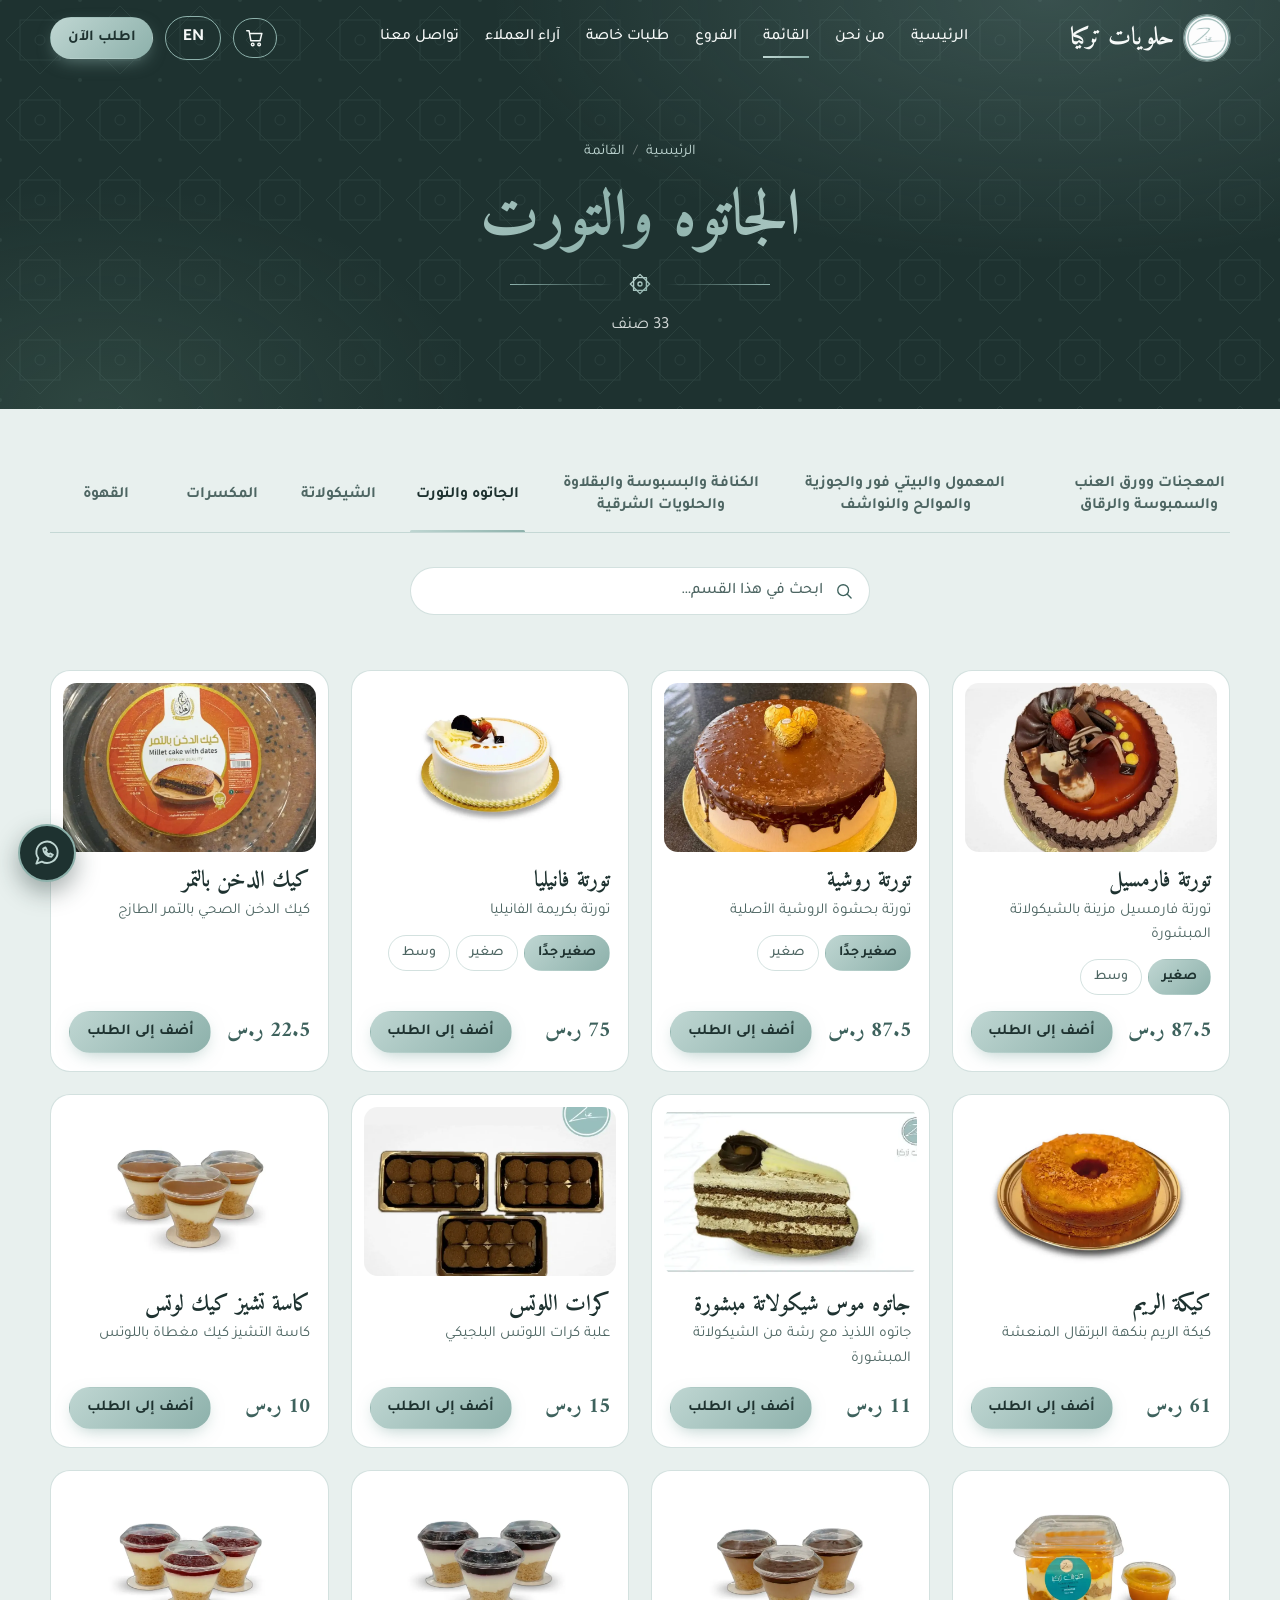
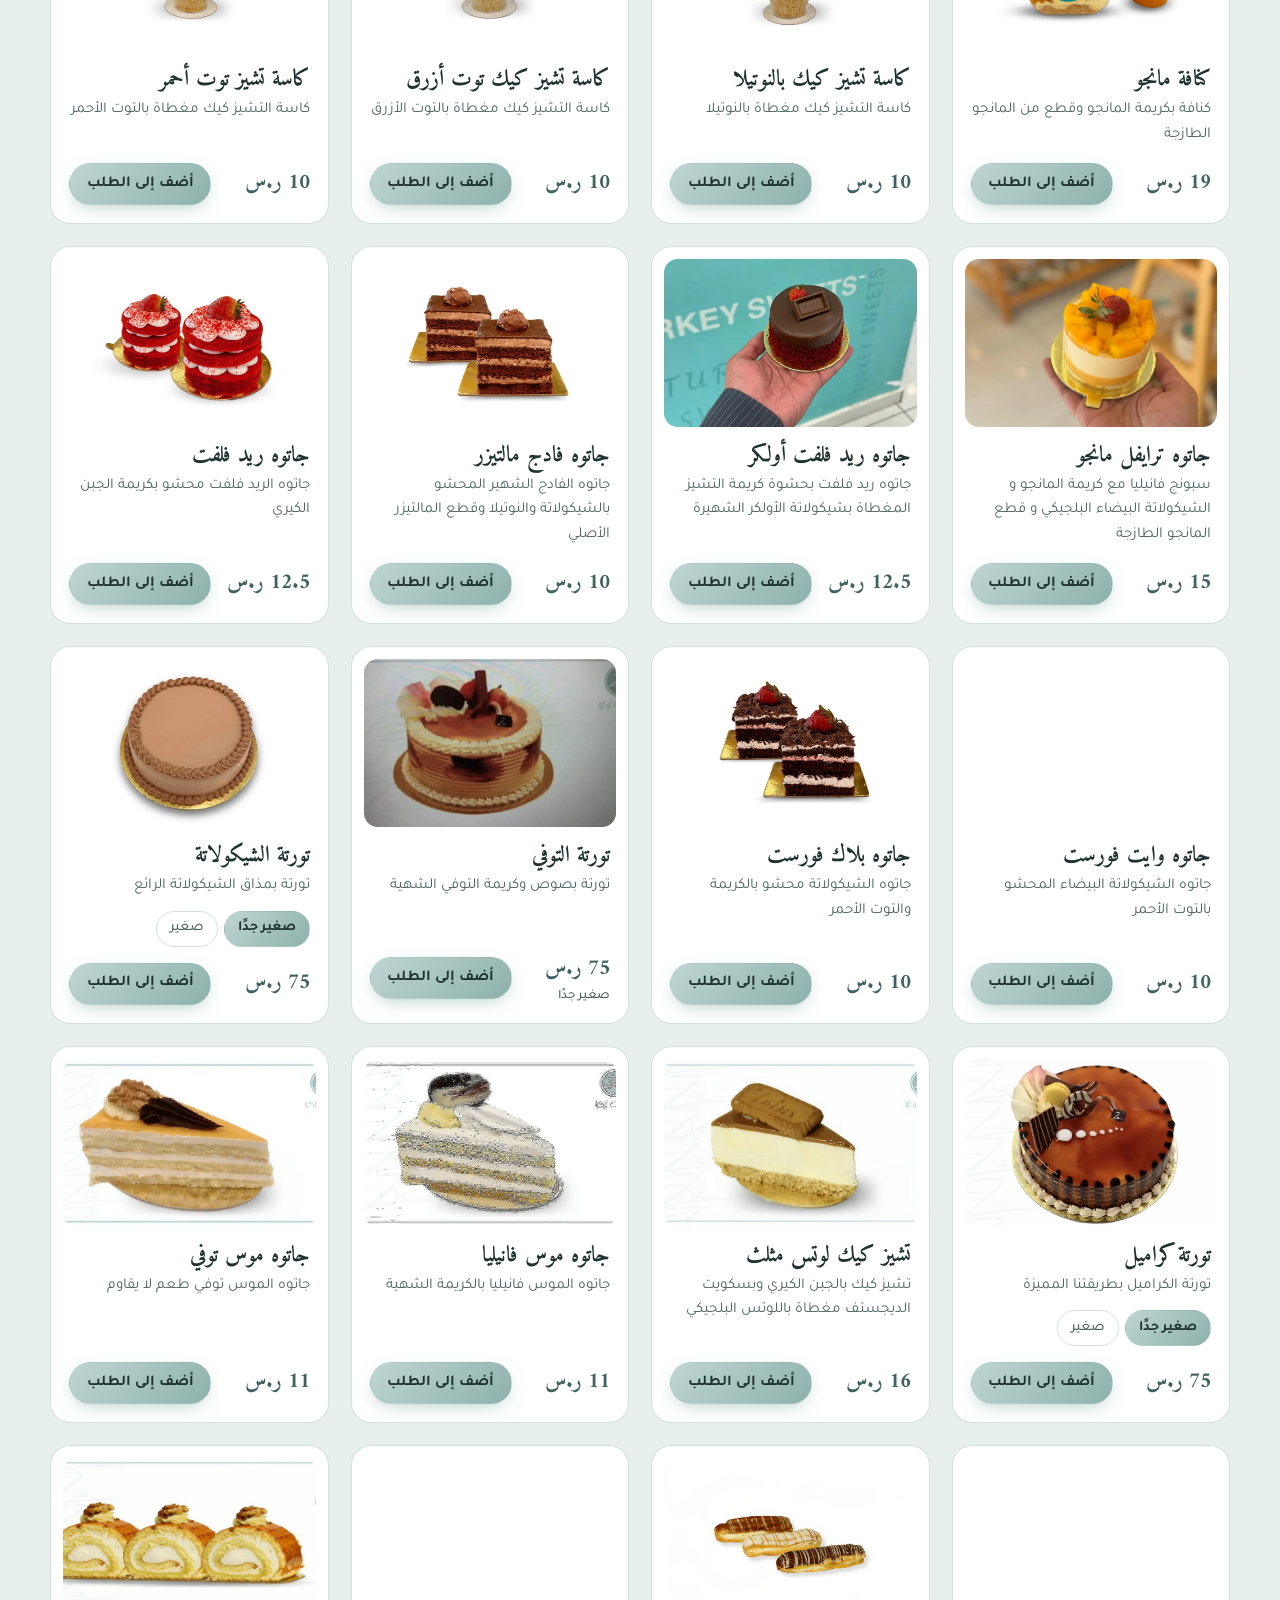
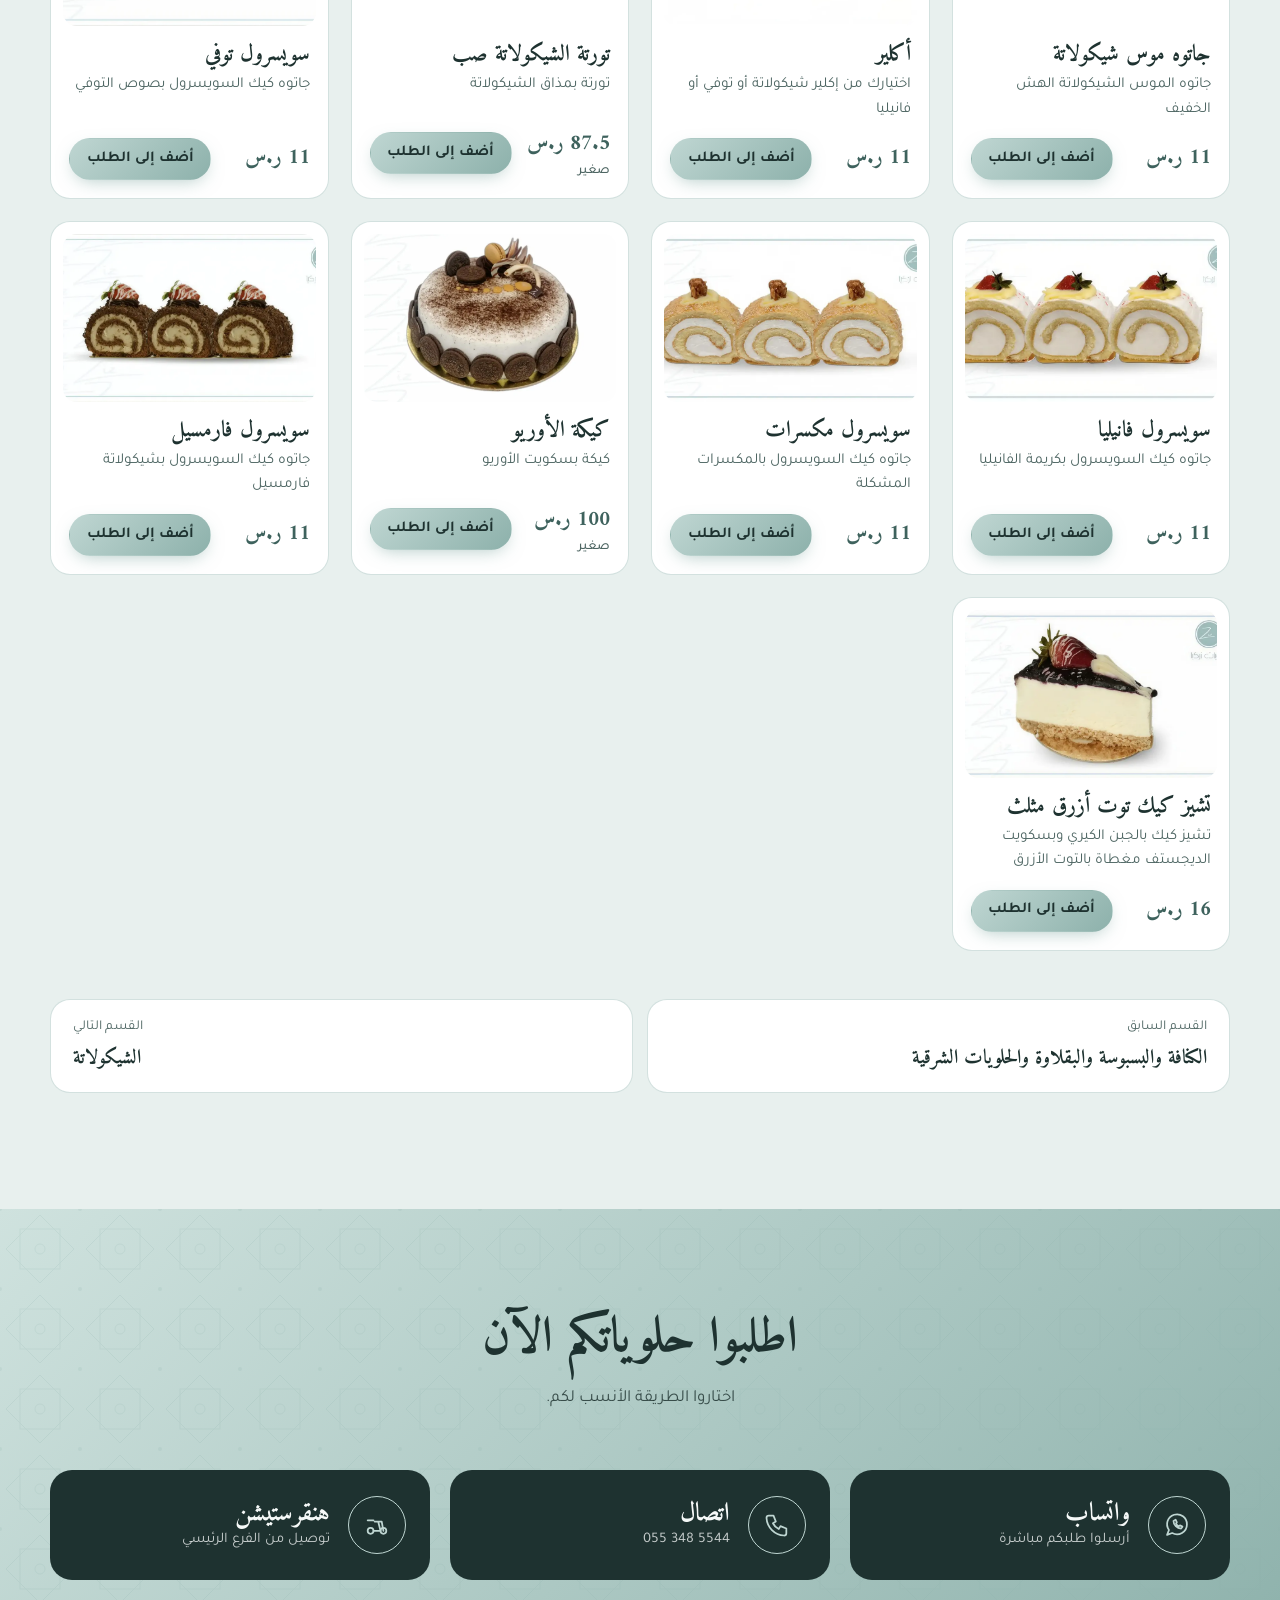
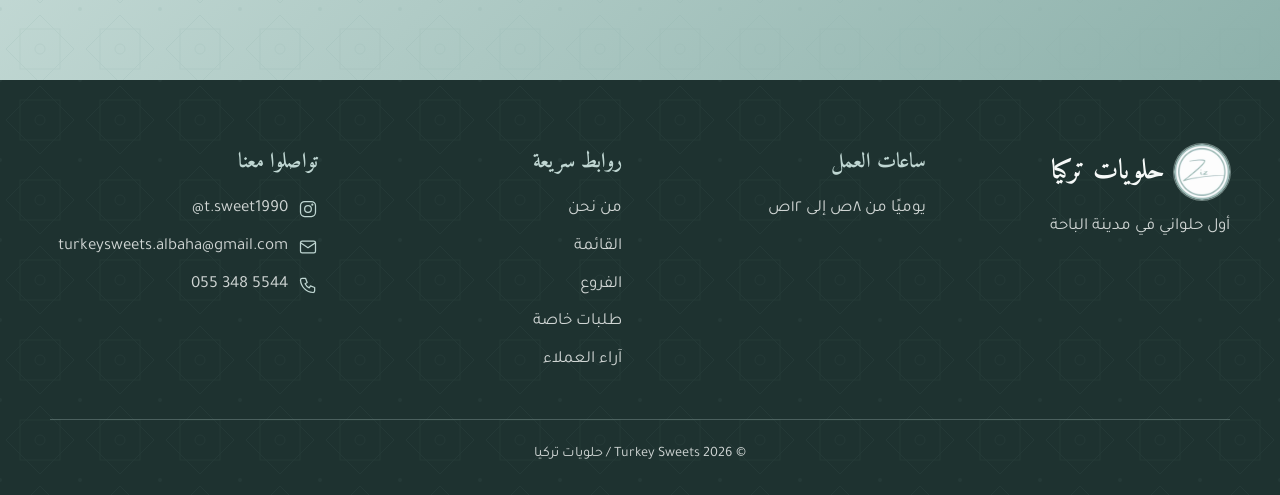
<file: menu-gateaux.html>
<!DOCTYPE html>
<html lang="ar" dir="rtl">
<head>
<meta charset="utf-8">
<meta name="viewport" content="width=device-width, initial-scale=1, viewport-fit=cover">
<title>الجاتوه والتورت | حلويات تركيا</title>
<meta name="description" content="الجاتوه والتورت من حلويات تركيا: 33 صنف بالصور والأسعار. اطلبوا عبر واتساب أو هنقرستيشن.">
<meta name="theme-color" content="#1E3230">
<link rel="icon" type="image/png" href="assets/favicon.png">

<!-- hreflang + canonical: hrefs are upgraded to absolute URLs by JS at runtime -->
<link rel="canonical" href="./menu-gateaux.html">
<link rel="alternate" hreflang="ar" href="./menu-gateaux.html?lang=ar">
<link rel="alternate" hreflang="en" href="./menu-gateaux.html?lang=en">
<link rel="alternate" hreflang="x-default" href="./menu-gateaux.html">

<!-- Open Graph (add an og:image once you have a real photo) -->
<meta property="og:type" content="website">
<meta property="og:site_name" content="حلويات تركيا / Turkey Sweets">
<meta property="og:title" content="الجاتوه والتورت | حلويات تركيا">
<meta property="og:description" content="الجاتوه والتورت من حلويات تركيا: 33 صنف بالصور والأسعار. اطلبوا عبر واتساب أو هنقرستيشن.">
<meta property="og:locale" content="ar_SA">
<meta property="og:locale:alternate" content="en_US">
<meta property="og:url" content="./menu-gateaux.html">

<!-- Google Fonts: the only external resource -->
<link rel="preconnect" href="https://fonts.googleapis.com">
<link rel="preconnect" href="https://fonts.gstatic.com" crossorigin>
<link href="https://fonts.googleapis.com/css2?family=Amiri:wght@400;700&family=Cormorant+Garamond:wght@500;600;700&family=Inter:wght@400;500;600&family=Tajawal:wght@400;500;700&display=swap" rel="stylesheet">

<!-- Early language detection (prevents a flash of the wrong direction) -->
<script>
(function () {
  var l = 'ar', q = null, s = null;
  try { q = new URLSearchParams(location.search).get('lang'); } catch (e) {}
  try { s = localStorage.getItem('ts_lang'); } catch (e) {}
  if (q === 'en' || q === 'ar') l = q; else if (s === 'en' || s === 'ar') l = s;
  var d = document.documentElement;
  d.lang = l; d.dir = (l === 'ar') ? 'rtl' : 'ltr';
  d.classList.add('js');
  try { if (sessionStorage.getItem('ts_pre')) d.classList.add('nopre'); } catch (e) {}
  window.__TS_LANG = l;
})();
</script>

<link rel="stylesheet" href="assets/style.css">
</head>

<body id="top" data-page="category" data-cat="gateaux">

<!-- Shared SVG definitions: gold gradient, 8-point star symbol, Ottoman-style tile pattern -->
<svg width="0" height="0" style="position:absolute" aria-hidden="true" focusable="false">
  <defs>
    <linearGradient id="gold-grad" x1="0" y1="0" x2="1" y2="1">
      <stop offset="0" stop-color="#BFD6D2"/><stop offset="1" stop-color="#8DB1AB"/>
    </linearGradient>
    <symbol id="star8" viewBox="0 0 24 24">
      <rect x="5" y="5" width="14" height="14" stroke-linejoin="round"/>
      <path d="M12 1.5 22.5 12 12 22.5 1.5 12z" stroke-linejoin="round"/>
      <circle cx="12" cy="12" r="2.2"/>
    </symbol>
    <pattern id="pat-star" width="80" height="80" patternUnits="userSpaceOnUse">
      <g fill="none" stroke="#8DB1AB" stroke-width="1">
        <rect x="20" y="20" width="40" height="40"/>
        <path d="M40 6 74 40 40 74 6 40z"/>
        <circle cx="40" cy="40" r="5"/>
      </g>
      <g fill="#8DB1AB"><circle cx="0" cy="0" r="2"/><circle cx="80" cy="0" r="2"/><circle cx="0" cy="80" r="2"/><circle cx="80" cy="80" r="2"/></g>
    </pattern>
  </defs>
</svg>

<div class="progress" id="progress" aria-hidden="true"></div>
<a class="skip" href="#main" data-i18n="skip">انتقل إلى المحتوى</a>

<!-- 2. NAVBAR -->
<header class="nav" id="nav">
  <div class="container nav-in">
    <a class="logo" href="index.html" data-i18n-aria="logoAria" aria-label="حلويات تركيا - الصفحة الرئيسية">
      <span class="logo-img" role="img" aria-label="Turkey Sweets logo"></span>
      <span class="logo-text" data-i18n="brand">حلويات تركيا</span>
    </a>
    <nav class="nav-links" data-i18n-aria="navAria" aria-label="التنقل الرئيسي">
      <a href="about.html" data-i18n="navAbout">من نحن</a>
      <a href="menu.html" aria-current="page" data-i18n="navMenu">القائمة</a>
      <a href="branches.html" data-i18n="navBranches">الفروع</a>
      <a href="custom-orders.html" data-i18n="navCustom">طلبات خاصة</a>
      <a href="#contact" data-i18n="navContact">تواصل معنا</a>
    </nav>
    <div class="nav-actions">
      <button class="lang" id="langBtn" type="button">EN</button>
      <a class="btn btn-gold btn-sm btn-pulse nav-order" href="#order" data-i18n="navOrder">اطلب الآن</a>
      <button class="burger" id="burger" type="button" aria-expanded="false" aria-controls="mnav" aria-label="فتح القائمة"><span></span><span></span><span></span></button>
    </div>
  </div>
</header>

<!-- Mobile full-screen menu -->
<div class="mnav" id="mnav" aria-hidden="true">
  <nav data-i18n-aria="navAria" aria-label="التنقل الرئيسي">
    <a href="about.html" style="--i:0" data-i18n="navAbout">من نحن</a>
    <a href="menu.html" aria-current="page" style="--i:1" data-i18n="navMenu">القائمة</a>
    <a href="branches.html" style="--i:2" data-i18n="navBranches">الفروع</a>
    <a href="custom-orders.html" style="--i:3" data-i18n="navCustom">طلبات خاصة</a>
    <a href="#contact" style="--i:4" data-i18n="navContact">تواصل معنا</a>
    <a class="btn btn-gold" href="#order" style="--i:5" data-i18n="navOrder">اطلب الآن</a>
  </nav>
</div>

<main id="main">

<section class="page-hero">
  <svg class="orn-bg" aria-hidden="true" focusable="false"><rect width="100%" height="100%" fill="url(#pat-star)"/></svg>
  <div class="container">
    <ol class="crumbs hl" style="--i:0" data-i18n-aria="crumbsAria" aria-label="مسار التنقل"><li><a href="index.html" data-i18n="crumbHome">الرئيسية</a></li><li><a href="menu.html" data-i18n="crumbMenu">القائمة</a></li></ol>
    <h1 class="hl" style="--i:1" data-catname="gateaux">الجاتوه والتورت</h1>
    <div class="divider hl" style="--i:2" aria-hidden="true"><i></i><svg viewBox="0 0 24 24"><use href="#star8"/></svg><i></i></div>
    <p class="hl" style="--i:3" id="catCount">33 صنف</p>
  </div>
</section>
<section class="section" style="background:var(--cream-2);padding-top:clamp(28px,4vw,52px)">
  <div class="container">
    <nav class="tabs" id="tabs" data-i18n-aria="tabsAria" aria-label="أقسام القائمة"></nav>
    <div class="menu-tools reveal">
      <div class="search">
        <svg viewBox="0 0 24 24" aria-hidden="true"><circle cx="11" cy="11" r="6.5"/><path d="m16 16 4.5 4.5"/></svg>
        <input type="search" id="menuSearch" data-i18n-ph="catSearchPh" data-i18n-aria="catSearchPh" autocomplete="off" enterkeyhint="search">
      </div>
    </div>
    <p class="menu-note" id="menuNote" aria-live="polite"></p>
    <div class="menu-grid" id="menuGrid"></div>
    <nav class="pager" id="pager" aria-label="أقسام القائمة الأخرى"></nav>
  </div>
</section>

<!-- 9. ORDERING CTA BAND -->
<section class="order" id="order" aria-labelledby="order-title">
  <svg class="orn-bg" aria-hidden="true" focusable="false"><rect width="100%" height="100%" fill="url(#pat-star)"/></svg>
  <div class="container">
    <div class="section-head reveal">
      <h2 id="order-title" data-i18n="orderTitle">اطلبوا حلوياتكم الآن</h2>
      <p data-i18n="orderSub"></p>
    </div>
    <div class="order-grid" data-stagger>
      <a class="order-opt" data-wa="general" href="#" target="_blank" rel="noopener noreferrer">
        <span class="ic"><svg viewBox="0 0 24 24" aria-hidden="true"><path d="M20.5 11.5a8.5 8.5 0 0 1-12.6 7.4L3.5 20.5l1.6-4.2A8.5 8.5 0 1 1 20.5 11.5z"/><path d="M9 8.5c0 3.5 3 6.5 6.5 6.5l1.2-1.6-2.2-1.1-1 .8a5 5 0 0 1-2.4-2.4l.8-1-1.1-2.2z"/></svg></span>
        <span><b data-i18n="optWA">واتساب</b><small data-i18n="optWAsub"></small></span>
      </a>
      <a class="order-opt" id="callOpt" href="#">
        <span class="ic"><svg viewBox="0 0 24 24" aria-hidden="true"><path d="M5 4h4l2 5-2.5 1.5a11 11 0 0 0 5 5L15 13l5 2v4a2 2 0 0 1-2 2A16 16 0 0 1 3 6a2 2 0 0 1 2-2z"/></svg></span>
        <span><b data-i18n="optCall">اتصال</b><small><span class="ltr" id="callNum"></span></small></span>
      </a>
      <a class="order-opt" id="hsOpt" href="#" target="_blank" rel="noopener noreferrer">
        <span class="ic"><svg viewBox="0 0 24 24" aria-hidden="true"><circle cx="6.5" cy="17" r="2.5"/><circle cx="17.5" cy="17" r="2.5"/><path d="M9 17h6l-2-8h-3M13 9h3l1.5 8M4 8h5"/></svg></span>
        <span><b data-i18n="optHS">هنقرستيشن</b><small data-i18n="optHSsub"></small></span>
      </a>
    </div>
  </div>
</section>


</main>

<!-- 10. FOOTER -->
<footer id="contact">
  <svg class="orn-bg" aria-hidden="true" focusable="false" style="opacity:.06"><rect width="100%" height="100%" fill="url(#pat-star)"/></svg>
  <div class="container">
    <div class="foot-grid">
      <div>
        <div class="foot-logo"><span class="logo-img" role="img" aria-label="Turkey Sweets logo"></span><span data-i18n="brand">حلويات تركيا</span></div>
        <p data-i18n="tagline">أول حلواني في مدينة الباحة</p>
      </div>
      <div>
        <h4 data-i18n="footHours">ساعات العمل</h4>
        <p data-i18n="hoursText"></p>
      </div>
      <div>
        <h4 data-i18n="footLinks">روابط سريعة</h4>
        <ul>
          <li><a href="about.html" data-i18n="navAbout">من نحن</a></li>
          <li><a href="menu.html" data-i18n="navMenu">القائمة</a></li>
          <li><a href="branches.html" data-i18n="navBranches">الفروع</a></li>
          <li><a href="custom-orders.html" data-i18n="navCustom">طلبات خاصة</a></li>
        </ul>
      </div>
      <div>
        <h4 data-i18n="footContact">تواصلوا معنا</h4>
        <ul>
          <li class="foot-social"><svg viewBox="0 0 24 24" aria-hidden="true"><rect x="3" y="3" width="18" height="18" rx="5"/><circle cx="12" cy="12" r="4"/><circle cx="17.2" cy="6.8" r=".6"/></svg><a href="https://www.instagram.com/t.sweet1990/" target="_blank" rel="noopener noreferrer" aria-label="Instagram"><span class="ltr">@t.sweet1990</span></a></li>
          <li class="foot-social"><svg viewBox="0 0 24 24" aria-hidden="true"><rect x="3" y="5" width="18" height="14" rx="2"/><path d="m3 7 9 6 9-6"/></svg><a href="mailto:turkeysweets.albaha@gmail.com"><span class="ltr">turkeysweets.albaha@gmail.com</span></a></li>
          <li class="foot-social"><svg viewBox="0 0 24 24" aria-hidden="true"><path d="M5 4h4l2 5-2.5 1.5a11 11 0 0 0 5 5L15 13l5 2v4a2 2 0 0 1-2 2A16 16 0 0 1 3 6a2 2 0 0 1 2-2z"/></svg><a href="tel:+966553485544"><span class="ltr">055 348 5544</span></a></li>
        </ul>
      </div>
    </div>
    <p class="copy">© 2026 Turkey Sweets / حلويات تركيا</p>
  </div>
</footer>

<!-- Floating WhatsApp button -->
<a class="wa-float" data-wa="general" data-i18n-aria="waFloat" aria-label="اطلب عبر واتساب" href="#" target="_blank" rel="noopener noreferrer">
  <svg viewBox="0 0 24 24" aria-hidden="true"><path d="M20.5 11.5a8.5 8.5 0 0 1-12.6 7.4L3.5 20.5l1.6-4.2A8.5 8.5 0 1 1 20.5 11.5z"/><path d="M9 8.5c0 3.5 3 6.5 6.5 6.5l1.2-1.6-2.2-1.1-1 .8a5 5 0 0 1-2.4-2.4l.8-1-1.1-2.2z"/></svg>
</a>


<script src="assets/data.js"></script>
<script src="assets/app.js"></script>
</body>
</html>
</file>
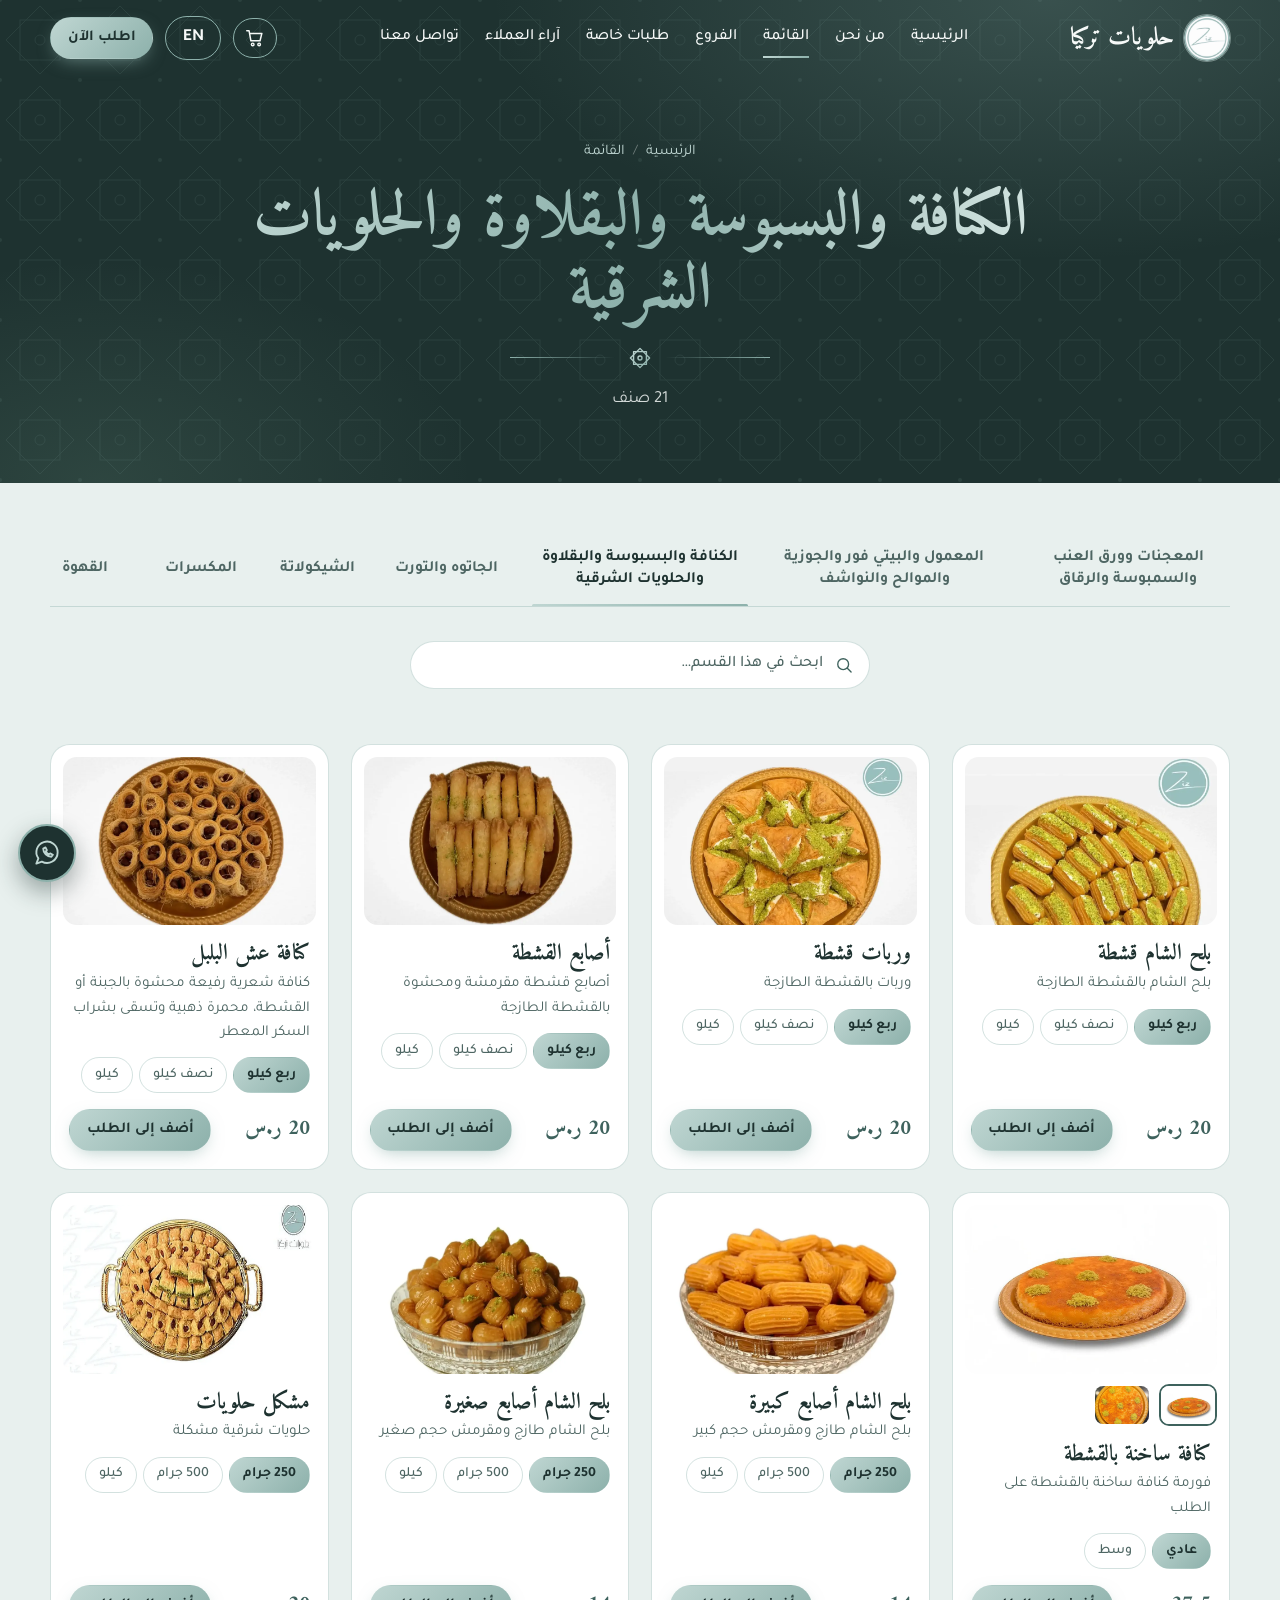
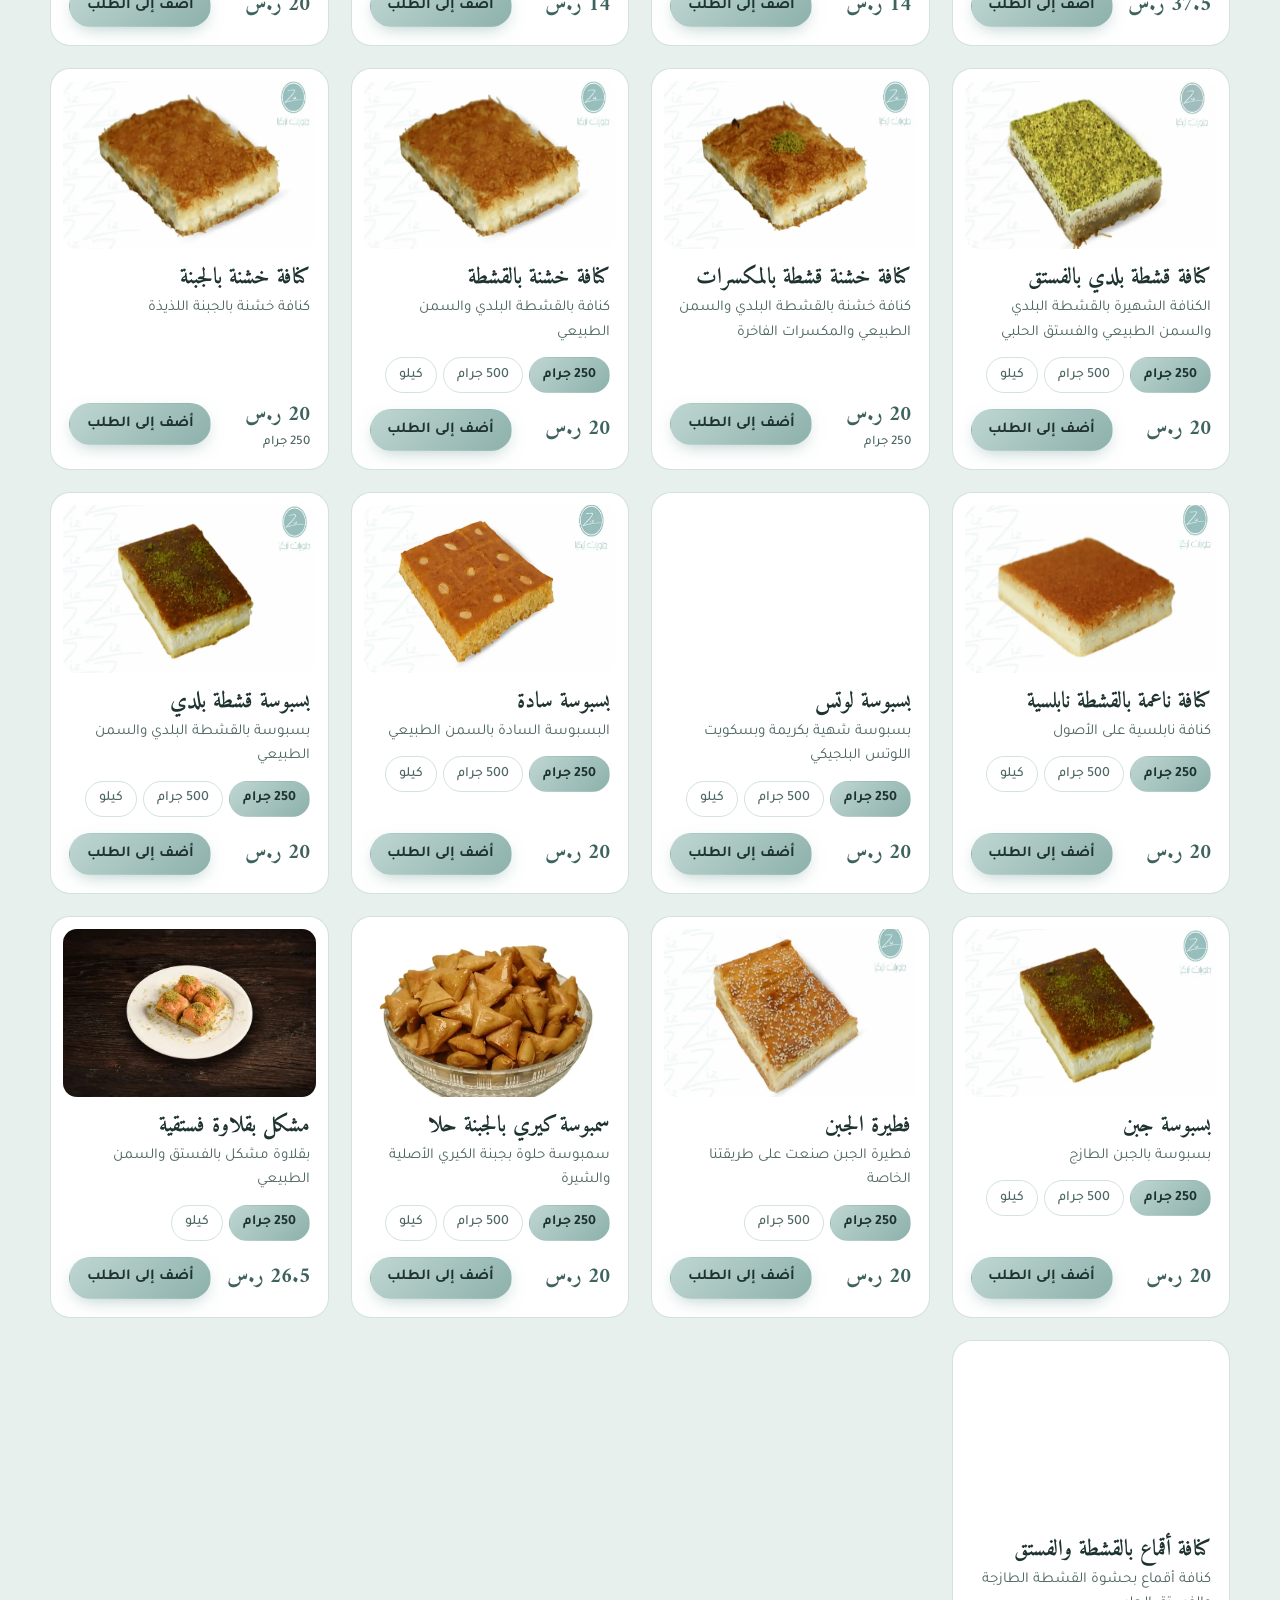
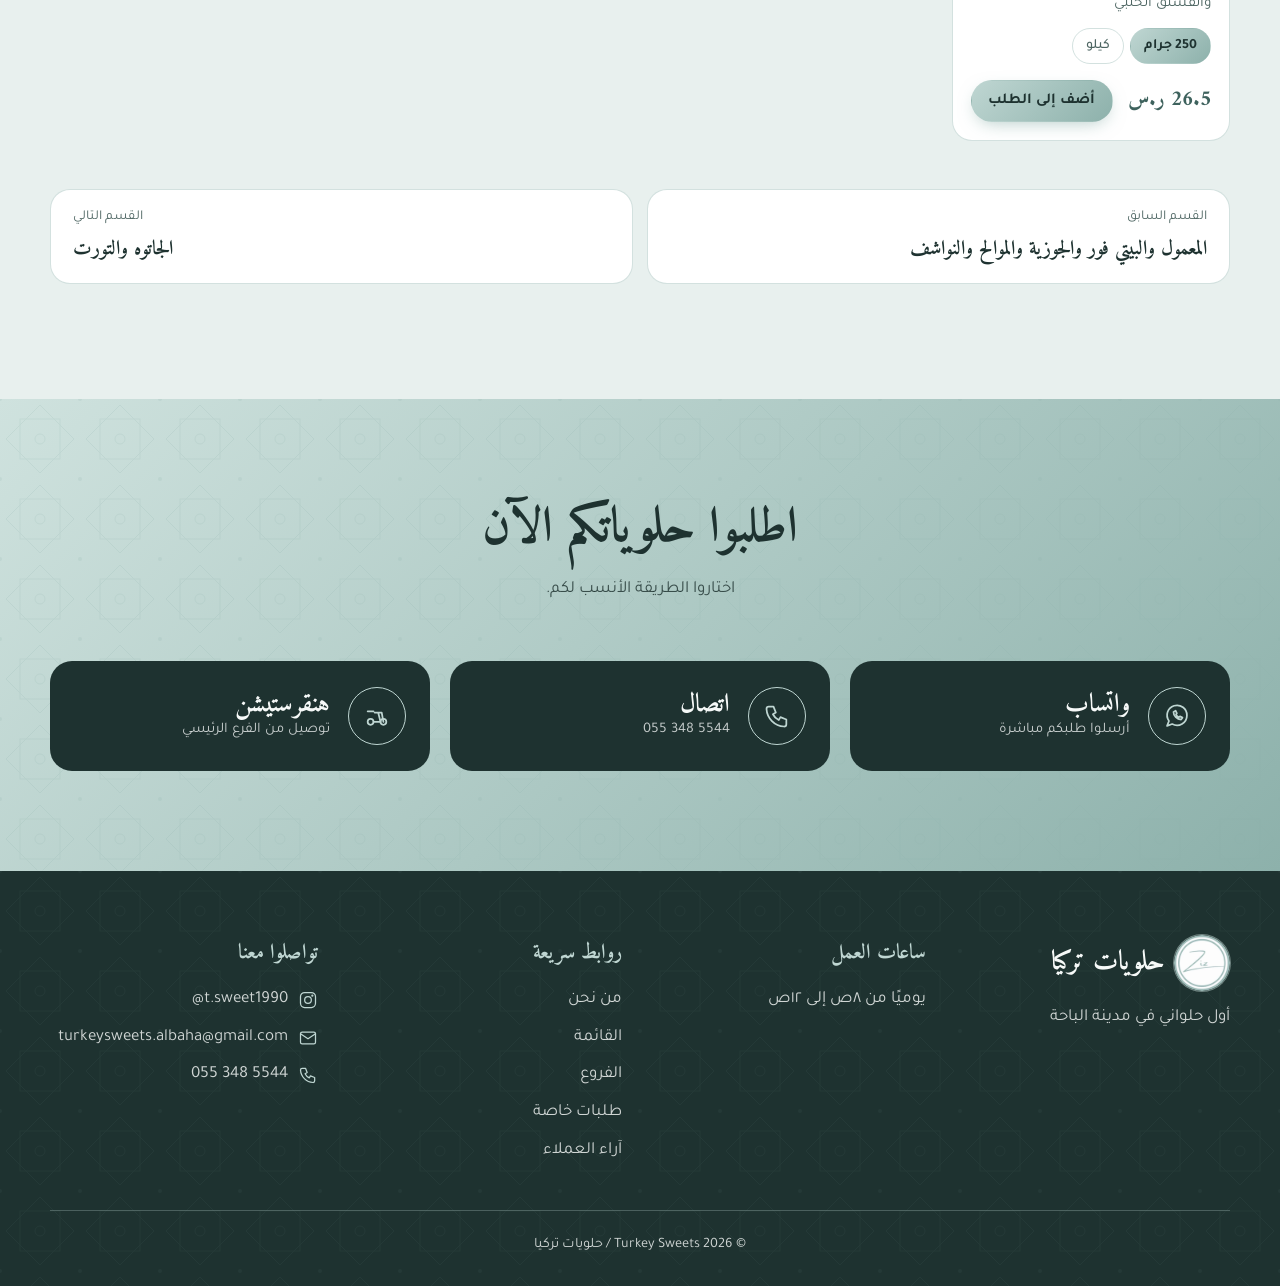
<file: menu-kunafa.html>
<!DOCTYPE html>
<html lang="ar" dir="rtl">
<head>
<meta charset="utf-8">
<meta name="viewport" content="width=device-width, initial-scale=1, viewport-fit=cover">
<title>الكنافة والبسبوسة والبقلاوة والحلويات الشرقية | حلويات تركيا</title>
<meta name="description" content="الكنافة والبسبوسة والبقلاوة والحلويات الشرقية من حلويات تركيا: 21 صنف بالصور والأسعار. اطلبوا عبر واتساب أو هنقرستيشن.">
<meta name="theme-color" content="#1E3230">
<link rel="icon" type="image/png" href="assets/favicon.png">

<!-- hreflang + canonical: hrefs are upgraded to absolute URLs by JS at runtime -->
<link rel="canonical" href="./menu-kunafa.html">
<link rel="alternate" hreflang="ar" href="./menu-kunafa.html?lang=ar">
<link rel="alternate" hreflang="en" href="./menu-kunafa.html?lang=en">
<link rel="alternate" hreflang="x-default" href="./menu-kunafa.html">

<!-- Open Graph (add an og:image once you have a real photo) -->
<meta property="og:type" content="website">
<meta property="og:site_name" content="حلويات تركيا / Turkey Sweets">
<meta property="og:title" content="الكنافة والبسبوسة والبقلاوة والحلويات الشرقية | حلويات تركيا">
<meta property="og:description" content="الكنافة والبسبوسة والبقلاوة والحلويات الشرقية من حلويات تركيا: 21 صنف بالصور والأسعار. اطلبوا عبر واتساب أو هنقرستيشن.">
<meta property="og:locale" content="ar_SA">
<meta property="og:locale:alternate" content="en_US">
<meta property="og:url" content="./menu-kunafa.html">

<!-- Google Fonts: the only external resource -->
<link rel="preconnect" href="https://fonts.googleapis.com">
<link rel="preconnect" href="https://fonts.gstatic.com" crossorigin>
<link href="https://fonts.googleapis.com/css2?family=Amiri:wght@400;700&family=Cormorant+Garamond:wght@500;600;700&family=Inter:wght@400;500;600&family=Tajawal:wght@400;500;700&display=swap" rel="stylesheet">

<!-- Early language detection (prevents a flash of the wrong direction) -->
<script>
(function () {
  var l = 'ar', q = null, s = null;
  try { q = new URLSearchParams(location.search).get('lang'); } catch (e) {}
  try { s = localStorage.getItem('ts_lang'); } catch (e) {}
  if (q === 'en' || q === 'ar') l = q; else if (s === 'en' || s === 'ar') l = s;
  var d = document.documentElement;
  d.lang = l; d.dir = (l === 'ar') ? 'rtl' : 'ltr';
  d.classList.add('js');
  try { if (sessionStorage.getItem('ts_pre')) d.classList.add('nopre'); } catch (e) {}
  window.__TS_LANG = l;
})();
</script>

<link rel="stylesheet" href="assets/style.css">
</head>

<body id="top" data-page="category" data-cat="kunafa">

<!-- Shared SVG definitions: gold gradient, 8-point star symbol, Ottoman-style tile pattern -->
<svg width="0" height="0" style="position:absolute" aria-hidden="true" focusable="false">
  <defs>
    <linearGradient id="gold-grad" x1="0" y1="0" x2="1" y2="1">
      <stop offset="0" stop-color="#BFD6D2"/><stop offset="1" stop-color="#8DB1AB"/>
    </linearGradient>
    <symbol id="star8" viewBox="0 0 24 24">
      <rect x="5" y="5" width="14" height="14" stroke-linejoin="round"/>
      <path d="M12 1.5 22.5 12 12 22.5 1.5 12z" stroke-linejoin="round"/>
      <circle cx="12" cy="12" r="2.2"/>
    </symbol>
    <pattern id="pat-star" width="80" height="80" patternUnits="userSpaceOnUse">
      <g fill="none" stroke="#8DB1AB" stroke-width="1">
        <rect x="20" y="20" width="40" height="40"/>
        <path d="M40 6 74 40 40 74 6 40z"/>
        <circle cx="40" cy="40" r="5"/>
      </g>
      <g fill="#8DB1AB"><circle cx="0" cy="0" r="2"/><circle cx="80" cy="0" r="2"/><circle cx="0" cy="80" r="2"/><circle cx="80" cy="80" r="2"/></g>
    </pattern>
  </defs>
</svg>

<div class="progress" id="progress" aria-hidden="true"></div>
<a class="skip" href="#main" data-i18n="skip">انتقل إلى المحتوى</a>

<!-- 2. NAVBAR -->
<header class="nav" id="nav">
  <div class="container nav-in">
    <a class="logo" href="index.html" data-i18n-aria="logoAria" aria-label="حلويات تركيا - الصفحة الرئيسية">
      <span class="logo-img" role="img" aria-label="Turkey Sweets logo"></span>
      <span class="logo-text" data-i18n="brand">حلويات تركيا</span>
    </a>
    <nav class="nav-links" data-i18n-aria="navAria" aria-label="التنقل الرئيسي">
      <a href="about.html" data-i18n="navAbout">من نحن</a>
      <a href="menu.html" aria-current="page" data-i18n="navMenu">القائمة</a>
      <a href="branches.html" data-i18n="navBranches">الفروع</a>
      <a href="custom-orders.html" data-i18n="navCustom">طلبات خاصة</a>
      <a href="#contact" data-i18n="navContact">تواصل معنا</a>
    </nav>
    <div class="nav-actions">
      <button class="lang" id="langBtn" type="button">EN</button>
      <a class="btn btn-gold btn-sm btn-pulse nav-order" href="#order" data-i18n="navOrder">اطلب الآن</a>
      <button class="burger" id="burger" type="button" aria-expanded="false" aria-controls="mnav" aria-label="فتح القائمة"><span></span><span></span><span></span></button>
    </div>
  </div>
</header>

<!-- Mobile full-screen menu -->
<div class="mnav" id="mnav" aria-hidden="true">
  <nav data-i18n-aria="navAria" aria-label="التنقل الرئيسي">
    <a href="about.html" style="--i:0" data-i18n="navAbout">من نحن</a>
    <a href="menu.html" aria-current="page" style="--i:1" data-i18n="navMenu">القائمة</a>
    <a href="branches.html" style="--i:2" data-i18n="navBranches">الفروع</a>
    <a href="custom-orders.html" style="--i:3" data-i18n="navCustom">طلبات خاصة</a>
    <a href="#contact" style="--i:4" data-i18n="navContact">تواصل معنا</a>
    <a class="btn btn-gold" href="#order" style="--i:5" data-i18n="navOrder">اطلب الآن</a>
  </nav>
</div>

<main id="main">

<section class="page-hero">
  <svg class="orn-bg" aria-hidden="true" focusable="false"><rect width="100%" height="100%" fill="url(#pat-star)"/></svg>
  <div class="container">
    <ol class="crumbs hl" style="--i:0" data-i18n-aria="crumbsAria" aria-label="مسار التنقل"><li><a href="index.html" data-i18n="crumbHome">الرئيسية</a></li><li><a href="menu.html" data-i18n="crumbMenu">القائمة</a></li></ol>
    <h1 class="hl" style="--i:1" data-catname="kunafa">الكنافة والبسبوسة والبقلاوة والحلويات الشرقية</h1>
    <div class="divider hl" style="--i:2" aria-hidden="true"><i></i><svg viewBox="0 0 24 24"><use href="#star8"/></svg><i></i></div>
    <p class="hl" style="--i:3" id="catCount">21 صنف</p>
  </div>
</section>
<section class="section" style="background:var(--cream-2);padding-top:clamp(28px,4vw,52px)">
  <div class="container">
    <nav class="tabs" id="tabs" data-i18n-aria="tabsAria" aria-label="أقسام القائمة"></nav>
    <div class="menu-tools reveal">
      <div class="search">
        <svg viewBox="0 0 24 24" aria-hidden="true"><circle cx="11" cy="11" r="6.5"/><path d="m16 16 4.5 4.5"/></svg>
        <input type="search" id="menuSearch" data-i18n-ph="catSearchPh" data-i18n-aria="catSearchPh" autocomplete="off" enterkeyhint="search">
      </div>
    </div>
    <p class="menu-note" id="menuNote" aria-live="polite"></p>
    <div class="menu-grid" id="menuGrid"></div>
    <nav class="pager" id="pager" aria-label="أقسام القائمة الأخرى"></nav>
  </div>
</section>

<!-- 9. ORDERING CTA BAND -->
<section class="order" id="order" aria-labelledby="order-title">
  <svg class="orn-bg" aria-hidden="true" focusable="false"><rect width="100%" height="100%" fill="url(#pat-star)"/></svg>
  <div class="container">
    <div class="section-head reveal">
      <h2 id="order-title" data-i18n="orderTitle">اطلبوا حلوياتكم الآن</h2>
      <p data-i18n="orderSub"></p>
    </div>
    <div class="order-grid" data-stagger>
      <a class="order-opt" data-wa="general" href="#" target="_blank" rel="noopener noreferrer">
        <span class="ic"><svg viewBox="0 0 24 24" aria-hidden="true"><path d="M20.5 11.5a8.5 8.5 0 0 1-12.6 7.4L3.5 20.5l1.6-4.2A8.5 8.5 0 1 1 20.5 11.5z"/><path d="M9 8.5c0 3.5 3 6.5 6.5 6.5l1.2-1.6-2.2-1.1-1 .8a5 5 0 0 1-2.4-2.4l.8-1-1.1-2.2z"/></svg></span>
        <span><b data-i18n="optWA">واتساب</b><small data-i18n="optWAsub"></small></span>
      </a>
      <a class="order-opt" id="callOpt" href="#">
        <span class="ic"><svg viewBox="0 0 24 24" aria-hidden="true"><path d="M5 4h4l2 5-2.5 1.5a11 11 0 0 0 5 5L15 13l5 2v4a2 2 0 0 1-2 2A16 16 0 0 1 3 6a2 2 0 0 1 2-2z"/></svg></span>
        <span><b data-i18n="optCall">اتصال</b><small><span class="ltr" id="callNum"></span></small></span>
      </a>
      <a class="order-opt" id="hsOpt" href="#" target="_blank" rel="noopener noreferrer">
        <span class="ic"><svg viewBox="0 0 24 24" aria-hidden="true"><circle cx="6.5" cy="17" r="2.5"/><circle cx="17.5" cy="17" r="2.5"/><path d="M9 17h6l-2-8h-3M13 9h3l1.5 8M4 8h5"/></svg></span>
        <span><b data-i18n="optHS">هنقرستيشن</b><small data-i18n="optHSsub"></small></span>
      </a>
    </div>
  </div>
</section>


</main>

<!-- 10. FOOTER -->
<footer id="contact">
  <svg class="orn-bg" aria-hidden="true" focusable="false" style="opacity:.06"><rect width="100%" height="100%" fill="url(#pat-star)"/></svg>
  <div class="container">
    <div class="foot-grid">
      <div>
        <div class="foot-logo"><span class="logo-img" role="img" aria-label="Turkey Sweets logo"></span><span data-i18n="brand">حلويات تركيا</span></div>
        <p data-i18n="tagline">أول حلواني في مدينة الباحة</p>
      </div>
      <div>
        <h4 data-i18n="footHours">ساعات العمل</h4>
        <p data-i18n="hoursText"></p>
      </div>
      <div>
        <h4 data-i18n="footLinks">روابط سريعة</h4>
        <ul>
          <li><a href="about.html" data-i18n="navAbout">من نحن</a></li>
          <li><a href="menu.html" data-i18n="navMenu">القائمة</a></li>
          <li><a href="branches.html" data-i18n="navBranches">الفروع</a></li>
          <li><a href="custom-orders.html" data-i18n="navCustom">طلبات خاصة</a></li>
        </ul>
      </div>
      <div>
        <h4 data-i18n="footContact">تواصلوا معنا</h4>
        <ul>
          <li class="foot-social"><svg viewBox="0 0 24 24" aria-hidden="true"><rect x="3" y="3" width="18" height="18" rx="5"/><circle cx="12" cy="12" r="4"/><circle cx="17.2" cy="6.8" r=".6"/></svg><a href="https://www.instagram.com/t.sweet1990/" target="_blank" rel="noopener noreferrer" aria-label="Instagram"><span class="ltr">@t.sweet1990</span></a></li>
          <li class="foot-social"><svg viewBox="0 0 24 24" aria-hidden="true"><rect x="3" y="5" width="18" height="14" rx="2"/><path d="m3 7 9 6 9-6"/></svg><a href="mailto:turkeysweets.albaha@gmail.com"><span class="ltr">turkeysweets.albaha@gmail.com</span></a></li>
          <li class="foot-social"><svg viewBox="0 0 24 24" aria-hidden="true"><path d="M5 4h4l2 5-2.5 1.5a11 11 0 0 0 5 5L15 13l5 2v4a2 2 0 0 1-2 2A16 16 0 0 1 3 6a2 2 0 0 1 2-2z"/></svg><a href="tel:+966553485544"><span class="ltr">055 348 5544</span></a></li>
        </ul>
      </div>
    </div>
    <p class="copy">© 2026 Turkey Sweets / حلويات تركيا</p>
  </div>
</footer>

<!-- Floating WhatsApp button -->
<a class="wa-float" data-wa="general" data-i18n-aria="waFloat" aria-label="اطلب عبر واتساب" href="#" target="_blank" rel="noopener noreferrer">
  <svg viewBox="0 0 24 24" aria-hidden="true"><path d="M20.5 11.5a8.5 8.5 0 0 1-12.6 7.4L3.5 20.5l1.6-4.2A8.5 8.5 0 1 1 20.5 11.5z"/><path d="M9 8.5c0 3.5 3 6.5 6.5 6.5l1.2-1.6-2.2-1.1-1 .8a5 5 0 0 1-2.4-2.4l.8-1-1.1-2.2z"/></svg>
</a>


<script src="assets/data.js"></script>
<script src="assets/app.js"></script>
</body>
</html>
</file>
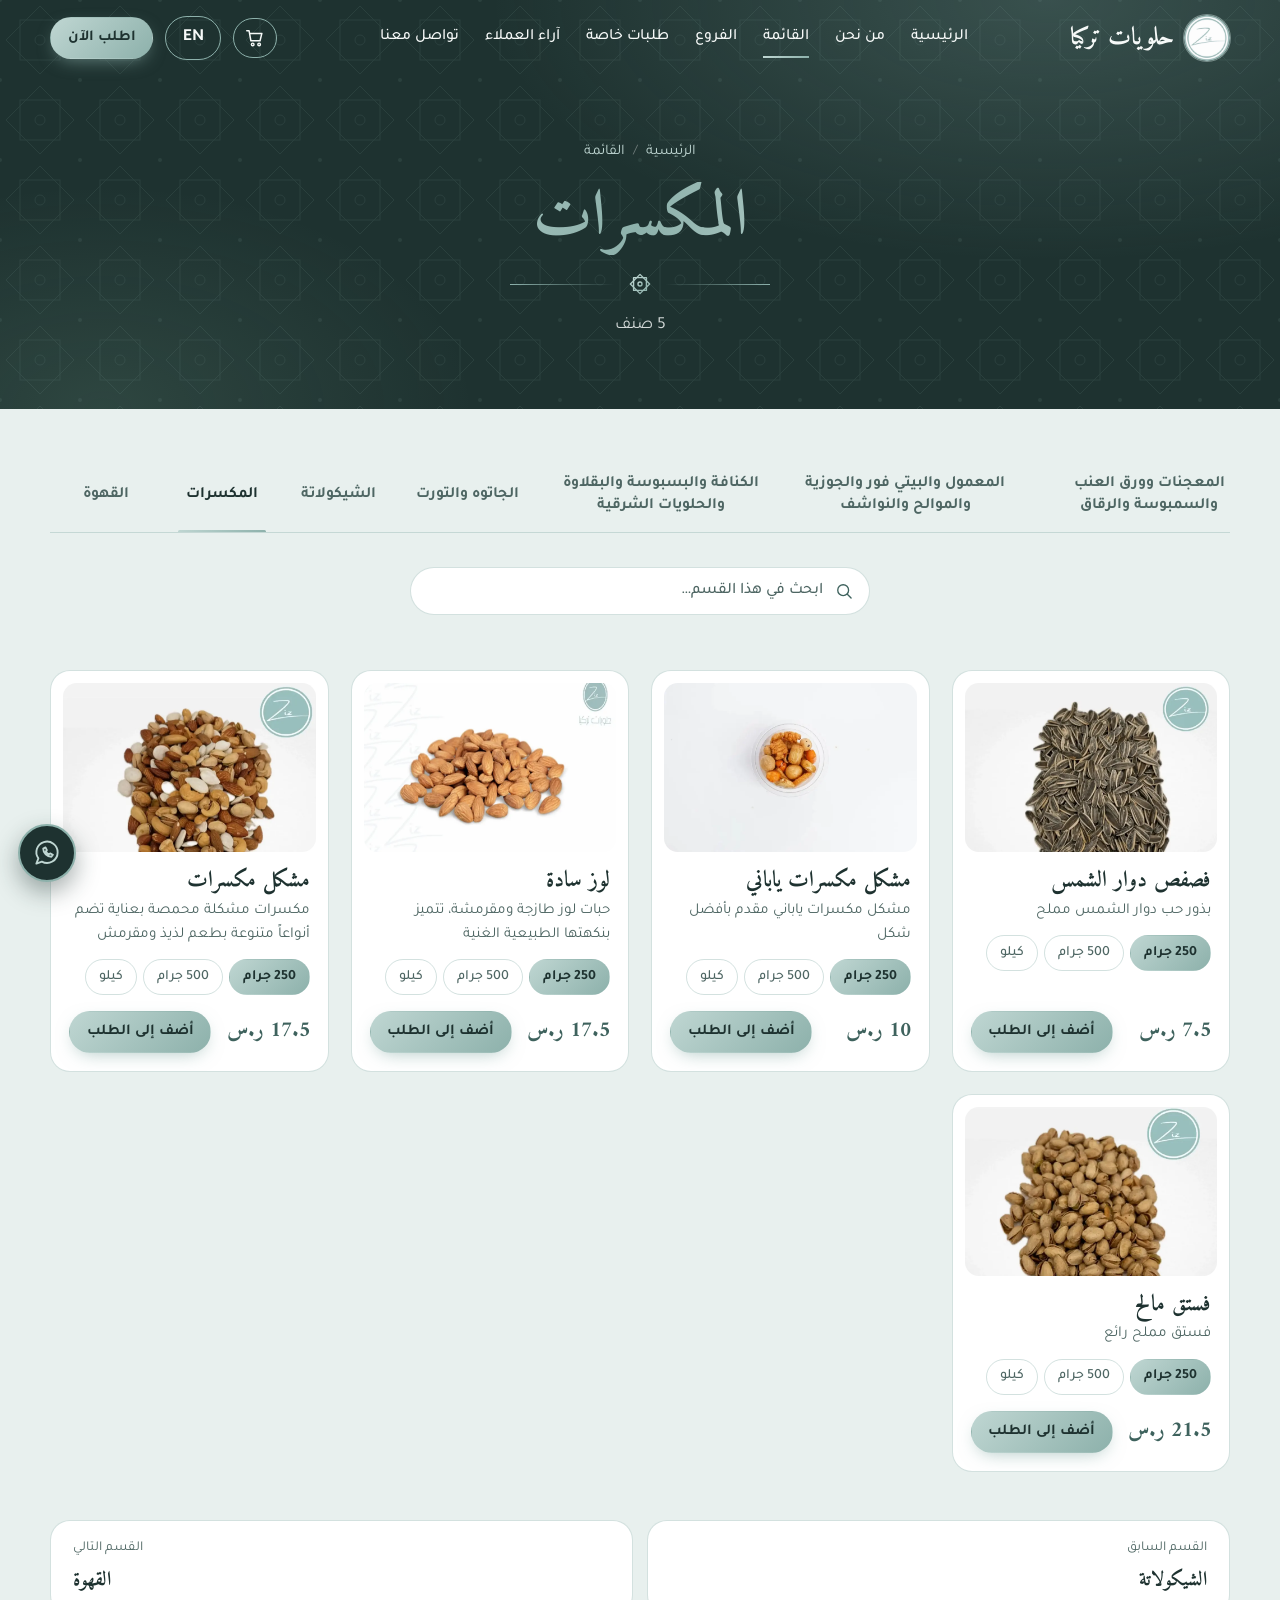
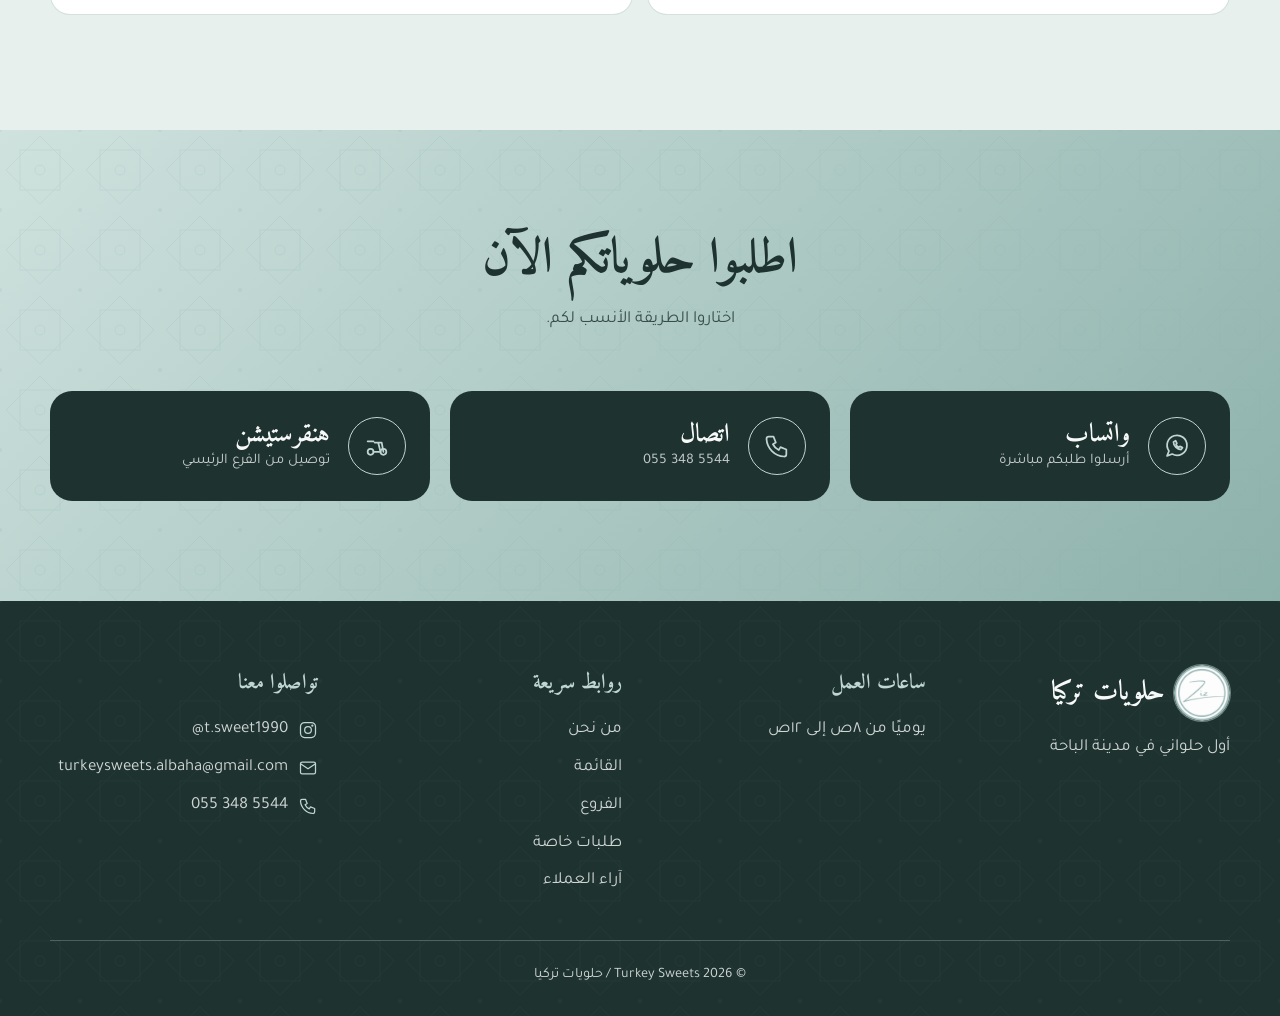
<file: menu-nuts.html>
<!DOCTYPE html>
<html lang="ar" dir="rtl">
<head>
<meta charset="utf-8">
<meta name="viewport" content="width=device-width, initial-scale=1, viewport-fit=cover">
<title>المكسرات | حلويات تركيا</title>
<meta name="description" content="المكسرات من حلويات تركيا: 5 صنف بالصور والأسعار. اطلبوا عبر واتساب أو هنقرستيشن.">
<meta name="theme-color" content="#1E3230">
<link rel="icon" type="image/png" href="assets/favicon.png">

<!-- hreflang + canonical: hrefs are upgraded to absolute URLs by JS at runtime -->
<link rel="canonical" href="./menu-nuts.html">
<link rel="alternate" hreflang="ar" href="./menu-nuts.html?lang=ar">
<link rel="alternate" hreflang="en" href="./menu-nuts.html?lang=en">
<link rel="alternate" hreflang="x-default" href="./menu-nuts.html">

<!-- Open Graph (add an og:image once you have a real photo) -->
<meta property="og:type" content="website">
<meta property="og:site_name" content="حلويات تركيا / Turkey Sweets">
<meta property="og:title" content="المكسرات | حلويات تركيا">
<meta property="og:description" content="المكسرات من حلويات تركيا: 5 صنف بالصور والأسعار. اطلبوا عبر واتساب أو هنقرستيشن.">
<meta property="og:locale" content="ar_SA">
<meta property="og:locale:alternate" content="en_US">
<meta property="og:url" content="./menu-nuts.html">

<!-- Google Fonts: the only external resource -->
<link rel="preconnect" href="https://fonts.googleapis.com">
<link rel="preconnect" href="https://fonts.gstatic.com" crossorigin>
<link href="https://fonts.googleapis.com/css2?family=Amiri:wght@400;700&family=Cormorant+Garamond:wght@500;600;700&family=Inter:wght@400;500;600&family=Tajawal:wght@400;500;700&display=swap" rel="stylesheet">

<!-- Early language detection (prevents a flash of the wrong direction) -->
<script>
(function () {
  var l = 'ar', q = null, s = null;
  try { q = new URLSearchParams(location.search).get('lang'); } catch (e) {}
  try { s = localStorage.getItem('ts_lang'); } catch (e) {}
  if (q === 'en' || q === 'ar') l = q; else if (s === 'en' || s === 'ar') l = s;
  var d = document.documentElement;
  d.lang = l; d.dir = (l === 'ar') ? 'rtl' : 'ltr';
  d.classList.add('js');
  try { if (sessionStorage.getItem('ts_pre')) d.classList.add('nopre'); } catch (e) {}
  window.__TS_LANG = l;
})();
</script>

<link rel="stylesheet" href="assets/style.css">
</head>

<body id="top" data-page="category" data-cat="nuts">

<!-- Shared SVG definitions: gold gradient, 8-point star symbol, Ottoman-style tile pattern -->
<svg width="0" height="0" style="position:absolute" aria-hidden="true" focusable="false">
  <defs>
    <linearGradient id="gold-grad" x1="0" y1="0" x2="1" y2="1">
      <stop offset="0" stop-color="#BFD6D2"/><stop offset="1" stop-color="#8DB1AB"/>
    </linearGradient>
    <symbol id="star8" viewBox="0 0 24 24">
      <rect x="5" y="5" width="14" height="14" stroke-linejoin="round"/>
      <path d="M12 1.5 22.5 12 12 22.5 1.5 12z" stroke-linejoin="round"/>
      <circle cx="12" cy="12" r="2.2"/>
    </symbol>
    <pattern id="pat-star" width="80" height="80" patternUnits="userSpaceOnUse">
      <g fill="none" stroke="#8DB1AB" stroke-width="1">
        <rect x="20" y="20" width="40" height="40"/>
        <path d="M40 6 74 40 40 74 6 40z"/>
        <circle cx="40" cy="40" r="5"/>
      </g>
      <g fill="#8DB1AB"><circle cx="0" cy="0" r="2"/><circle cx="80" cy="0" r="2"/><circle cx="0" cy="80" r="2"/><circle cx="80" cy="80" r="2"/></g>
    </pattern>
  </defs>
</svg>

<div class="progress" id="progress" aria-hidden="true"></div>
<a class="skip" href="#main" data-i18n="skip">انتقل إلى المحتوى</a>

<!-- 2. NAVBAR -->
<header class="nav" id="nav">
  <div class="container nav-in">
    <a class="logo" href="index.html" data-i18n-aria="logoAria" aria-label="حلويات تركيا - الصفحة الرئيسية">
      <span class="logo-img" role="img" aria-label="Turkey Sweets logo"></span>
      <span class="logo-text" data-i18n="brand">حلويات تركيا</span>
    </a>
    <nav class="nav-links" data-i18n-aria="navAria" aria-label="التنقل الرئيسي">
      <a href="about.html" data-i18n="navAbout">من نحن</a>
      <a href="menu.html" aria-current="page" data-i18n="navMenu">القائمة</a>
      <a href="branches.html" data-i18n="navBranches">الفروع</a>
      <a href="custom-orders.html" data-i18n="navCustom">طلبات خاصة</a>
      <a href="#contact" data-i18n="navContact">تواصل معنا</a>
    </nav>
    <div class="nav-actions">
      <button class="lang" id="langBtn" type="button">EN</button>
      <a class="btn btn-gold btn-sm btn-pulse nav-order" href="#order" data-i18n="navOrder">اطلب الآن</a>
      <button class="burger" id="burger" type="button" aria-expanded="false" aria-controls="mnav" aria-label="فتح القائمة"><span></span><span></span><span></span></button>
    </div>
  </div>
</header>

<!-- Mobile full-screen menu -->
<div class="mnav" id="mnav" aria-hidden="true">
  <nav data-i18n-aria="navAria" aria-label="التنقل الرئيسي">
    <a href="about.html" style="--i:0" data-i18n="navAbout">من نحن</a>
    <a href="menu.html" aria-current="page" style="--i:1" data-i18n="navMenu">القائمة</a>
    <a href="branches.html" style="--i:2" data-i18n="navBranches">الفروع</a>
    <a href="custom-orders.html" style="--i:3" data-i18n="navCustom">طلبات خاصة</a>
    <a href="#contact" style="--i:4" data-i18n="navContact">تواصل معنا</a>
    <a class="btn btn-gold" href="#order" style="--i:5" data-i18n="navOrder">اطلب الآن</a>
  </nav>
</div>

<main id="main">

<section class="page-hero">
  <svg class="orn-bg" aria-hidden="true" focusable="false"><rect width="100%" height="100%" fill="url(#pat-star)"/></svg>
  <div class="container">
    <ol class="crumbs hl" style="--i:0" data-i18n-aria="crumbsAria" aria-label="مسار التنقل"><li><a href="index.html" data-i18n="crumbHome">الرئيسية</a></li><li><a href="menu.html" data-i18n="crumbMenu">القائمة</a></li></ol>
    <h1 class="hl" style="--i:1" data-catname="nuts">المكسرات</h1>
    <div class="divider hl" style="--i:2" aria-hidden="true"><i></i><svg viewBox="0 0 24 24"><use href="#star8"/></svg><i></i></div>
    <p class="hl" style="--i:3" id="catCount">5 صنف</p>
  </div>
</section>
<section class="section" style="background:var(--cream-2);padding-top:clamp(28px,4vw,52px)">
  <div class="container">
    <nav class="tabs" id="tabs" data-i18n-aria="tabsAria" aria-label="أقسام القائمة"></nav>
    <div class="menu-tools reveal">
      <div class="search">
        <svg viewBox="0 0 24 24" aria-hidden="true"><circle cx="11" cy="11" r="6.5"/><path d="m16 16 4.5 4.5"/></svg>
        <input type="search" id="menuSearch" data-i18n-ph="catSearchPh" data-i18n-aria="catSearchPh" autocomplete="off" enterkeyhint="search">
      </div>
    </div>
    <p class="menu-note" id="menuNote" aria-live="polite"></p>
    <div class="menu-grid" id="menuGrid"></div>
    <nav class="pager" id="pager" aria-label="أقسام القائمة الأخرى"></nav>
  </div>
</section>

<!-- 9. ORDERING CTA BAND -->
<section class="order" id="order" aria-labelledby="order-title">
  <svg class="orn-bg" aria-hidden="true" focusable="false"><rect width="100%" height="100%" fill="url(#pat-star)"/></svg>
  <div class="container">
    <div class="section-head reveal">
      <h2 id="order-title" data-i18n="orderTitle">اطلبوا حلوياتكم الآن</h2>
      <p data-i18n="orderSub"></p>
    </div>
    <div class="order-grid" data-stagger>
      <a class="order-opt" data-wa="general" href="#" target="_blank" rel="noopener noreferrer">
        <span class="ic"><svg viewBox="0 0 24 24" aria-hidden="true"><path d="M20.5 11.5a8.5 8.5 0 0 1-12.6 7.4L3.5 20.5l1.6-4.2A8.5 8.5 0 1 1 20.5 11.5z"/><path d="M9 8.5c0 3.5 3 6.5 6.5 6.5l1.2-1.6-2.2-1.1-1 .8a5 5 0 0 1-2.4-2.4l.8-1-1.1-2.2z"/></svg></span>
        <span><b data-i18n="optWA">واتساب</b><small data-i18n="optWAsub"></small></span>
      </a>
      <a class="order-opt" id="callOpt" href="#">
        <span class="ic"><svg viewBox="0 0 24 24" aria-hidden="true"><path d="M5 4h4l2 5-2.5 1.5a11 11 0 0 0 5 5L15 13l5 2v4a2 2 0 0 1-2 2A16 16 0 0 1 3 6a2 2 0 0 1 2-2z"/></svg></span>
        <span><b data-i18n="optCall">اتصال</b><small><span class="ltr" id="callNum"></span></small></span>
      </a>
      <a class="order-opt" id="hsOpt" href="#" target="_blank" rel="noopener noreferrer">
        <span class="ic"><svg viewBox="0 0 24 24" aria-hidden="true"><circle cx="6.5" cy="17" r="2.5"/><circle cx="17.5" cy="17" r="2.5"/><path d="M9 17h6l-2-8h-3M13 9h3l1.5 8M4 8h5"/></svg></span>
        <span><b data-i18n="optHS">هنقرستيشن</b><small data-i18n="optHSsub"></small></span>
      </a>
    </div>
  </div>
</section>


</main>

<!-- 10. FOOTER -->
<footer id="contact">
  <svg class="orn-bg" aria-hidden="true" focusable="false" style="opacity:.06"><rect width="100%" height="100%" fill="url(#pat-star)"/></svg>
  <div class="container">
    <div class="foot-grid">
      <div>
        <div class="foot-logo"><span class="logo-img" role="img" aria-label="Turkey Sweets logo"></span><span data-i18n="brand">حلويات تركيا</span></div>
        <p data-i18n="tagline">أول حلواني في مدينة الباحة</p>
      </div>
      <div>
        <h4 data-i18n="footHours">ساعات العمل</h4>
        <p data-i18n="hoursText"></p>
      </div>
      <div>
        <h4 data-i18n="footLinks">روابط سريعة</h4>
        <ul>
          <li><a href="about.html" data-i18n="navAbout">من نحن</a></li>
          <li><a href="menu.html" data-i18n="navMenu">القائمة</a></li>
          <li><a href="branches.html" data-i18n="navBranches">الفروع</a></li>
          <li><a href="custom-orders.html" data-i18n="navCustom">طلبات خاصة</a></li>
        </ul>
      </div>
      <div>
        <h4 data-i18n="footContact">تواصلوا معنا</h4>
        <ul>
          <li class="foot-social"><svg viewBox="0 0 24 24" aria-hidden="true"><rect x="3" y="3" width="18" height="18" rx="5"/><circle cx="12" cy="12" r="4"/><circle cx="17.2" cy="6.8" r=".6"/></svg><a href="https://www.instagram.com/t.sweet1990/" target="_blank" rel="noopener noreferrer" aria-label="Instagram"><span class="ltr">@t.sweet1990</span></a></li>
          <li class="foot-social"><svg viewBox="0 0 24 24" aria-hidden="true"><rect x="3" y="5" width="18" height="14" rx="2"/><path d="m3 7 9 6 9-6"/></svg><a href="mailto:turkeysweets.albaha@gmail.com"><span class="ltr">turkeysweets.albaha@gmail.com</span></a></li>
          <li class="foot-social"><svg viewBox="0 0 24 24" aria-hidden="true"><path d="M5 4h4l2 5-2.5 1.5a11 11 0 0 0 5 5L15 13l5 2v4a2 2 0 0 1-2 2A16 16 0 0 1 3 6a2 2 0 0 1 2-2z"/></svg><a href="tel:+966553485544"><span class="ltr">055 348 5544</span></a></li>
        </ul>
      </div>
    </div>
    <p class="copy">© 2026 Turkey Sweets / حلويات تركيا</p>
  </div>
</footer>

<!-- Floating WhatsApp button -->
<a class="wa-float" data-wa="general" data-i18n-aria="waFloat" aria-label="اطلب عبر واتساب" href="#" target="_blank" rel="noopener noreferrer">
  <svg viewBox="0 0 24 24" aria-hidden="true"><path d="M20.5 11.5a8.5 8.5 0 0 1-12.6 7.4L3.5 20.5l1.6-4.2A8.5 8.5 0 1 1 20.5 11.5z"/><path d="M9 8.5c0 3.5 3 6.5 6.5 6.5l1.2-1.6-2.2-1.1-1 .8a5 5 0 0 1-2.4-2.4l.8-1-1.1-2.2z"/></svg>
</a>


<script src="assets/data.js"></script>
<script src="assets/app.js"></script>
</body>
</html>
</file>
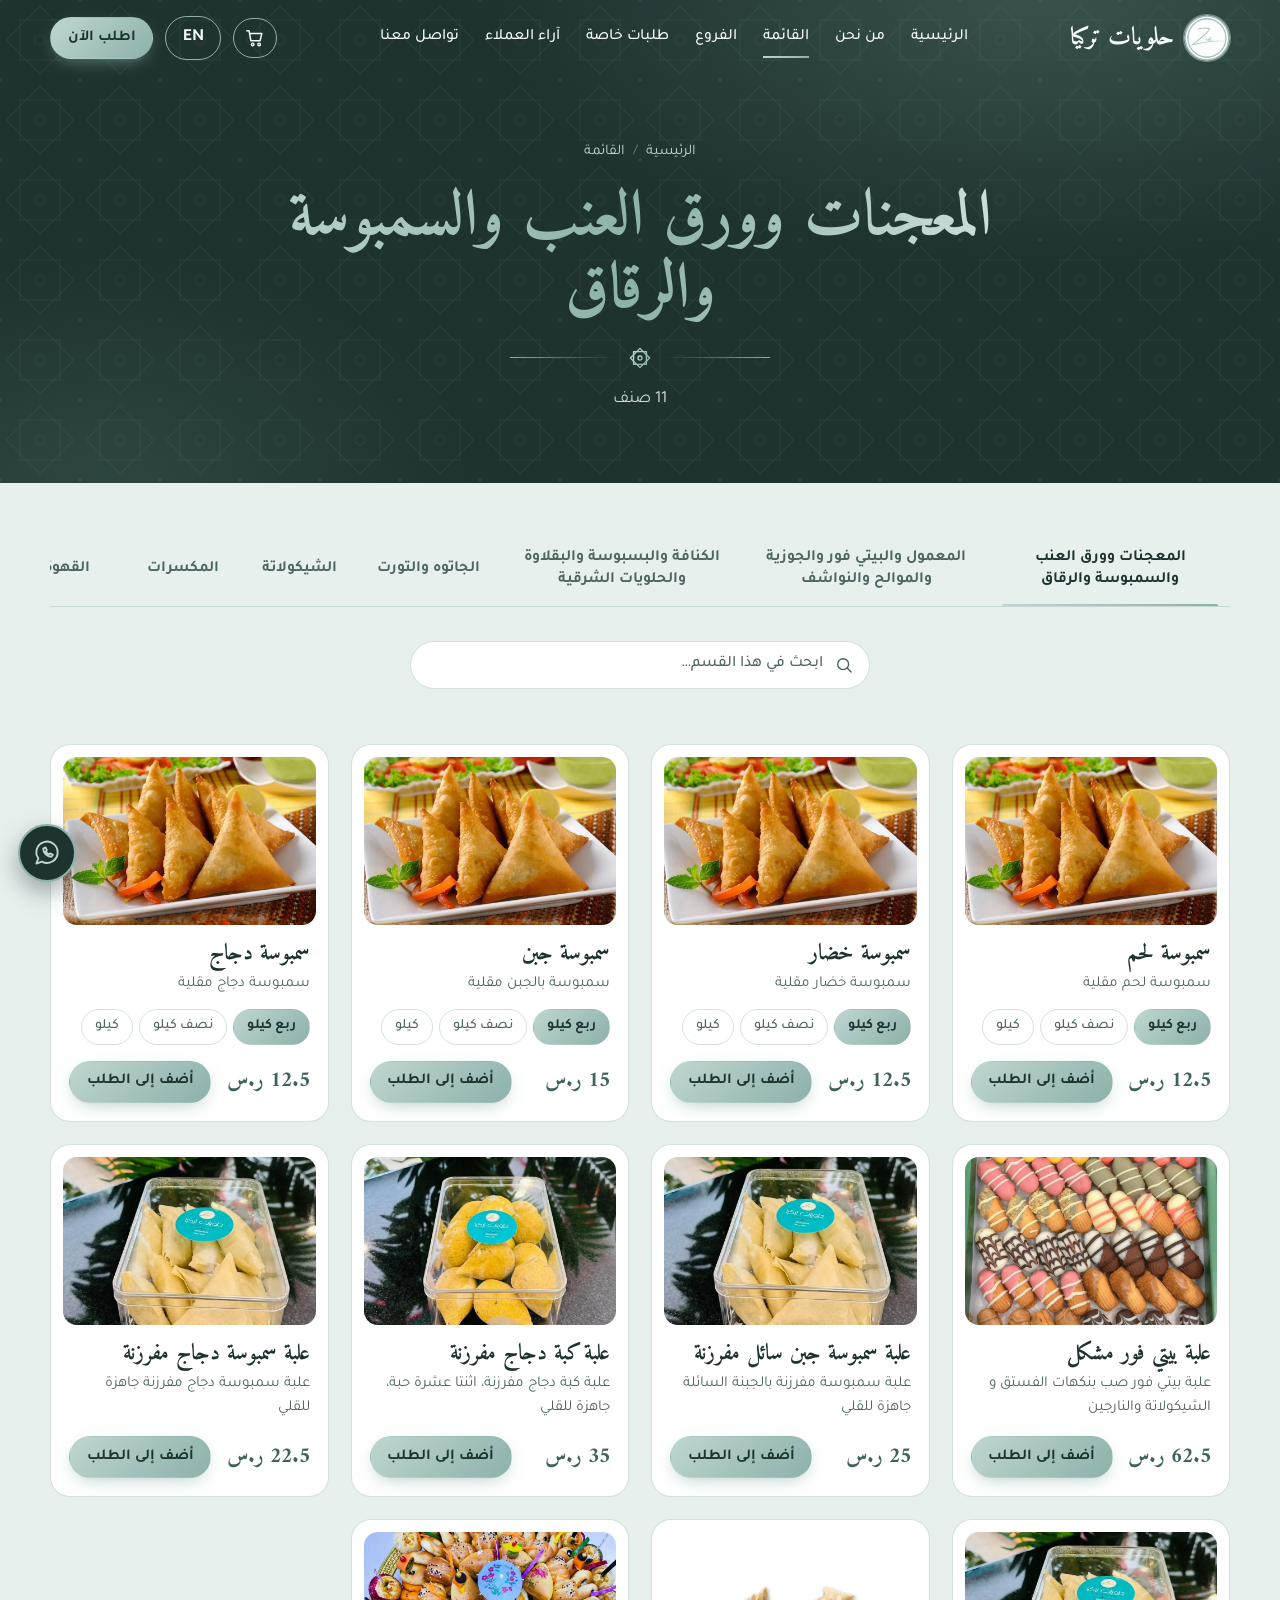
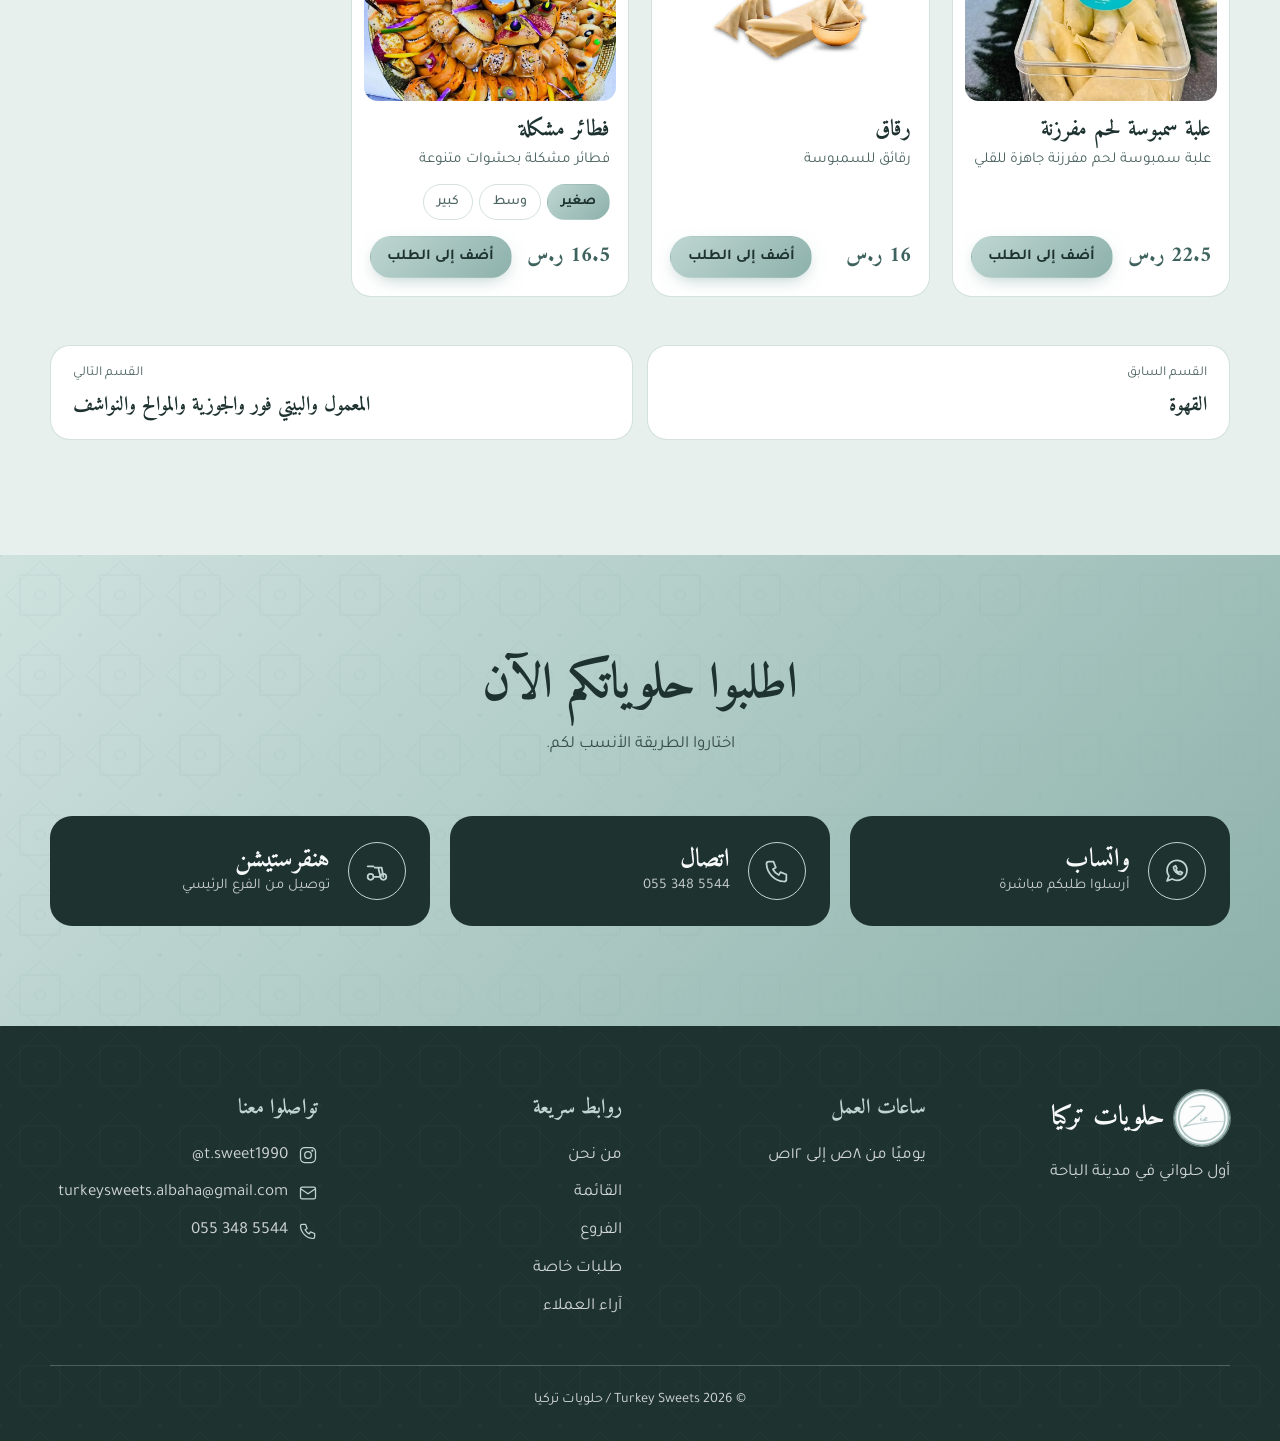
<file: menu-pastries.html>
<!DOCTYPE html>
<html lang="ar" dir="rtl">
<head>
<meta charset="utf-8">
<meta name="viewport" content="width=device-width, initial-scale=1, viewport-fit=cover">
<title>المعجنات وورق العنب والسمبوسة والرقاق | حلويات تركيا</title>
<meta name="description" content="المعجنات وورق العنب والسمبوسة والرقاق من حلويات تركيا: 11 صنف بالصور والأسعار. اطلبوا عبر واتساب أو هنقرستيشن.">
<meta name="theme-color" content="#1E3230">
<link rel="icon" type="image/png" href="assets/favicon.png">

<!-- hreflang + canonical: hrefs are upgraded to absolute URLs by JS at runtime -->
<link rel="canonical" href="./menu-pastries.html">
<link rel="alternate" hreflang="ar" href="./menu-pastries.html?lang=ar">
<link rel="alternate" hreflang="en" href="./menu-pastries.html?lang=en">
<link rel="alternate" hreflang="x-default" href="./menu-pastries.html">

<!-- Open Graph (add an og:image once you have a real photo) -->
<meta property="og:type" content="website">
<meta property="og:site_name" content="حلويات تركيا / Turkey Sweets">
<meta property="og:title" content="المعجنات وورق العنب والسمبوسة والرقاق | حلويات تركيا">
<meta property="og:description" content="المعجنات وورق العنب والسمبوسة والرقاق من حلويات تركيا: 11 صنف بالصور والأسعار. اطلبوا عبر واتساب أو هنقرستيشن.">
<meta property="og:locale" content="ar_SA">
<meta property="og:locale:alternate" content="en_US">
<meta property="og:url" content="./menu-pastries.html">

<!-- Google Fonts: the only external resource -->
<link rel="preconnect" href="https://fonts.googleapis.com">
<link rel="preconnect" href="https://fonts.gstatic.com" crossorigin>
<link href="https://fonts.googleapis.com/css2?family=Amiri:wght@400;700&family=Cormorant+Garamond:wght@500;600;700&family=Inter:wght@400;500;600&family=Tajawal:wght@400;500;700&display=swap" rel="stylesheet">

<!-- Early language detection (prevents a flash of the wrong direction) -->
<script>
(function () {
  var l = 'ar', q = null, s = null;
  try { q = new URLSearchParams(location.search).get('lang'); } catch (e) {}
  try { s = localStorage.getItem('ts_lang'); } catch (e) {}
  if (q === 'en' || q === 'ar') l = q; else if (s === 'en' || s === 'ar') l = s;
  var d = document.documentElement;
  d.lang = l; d.dir = (l === 'ar') ? 'rtl' : 'ltr';
  d.classList.add('js');
  try { if (sessionStorage.getItem('ts_pre')) d.classList.add('nopre'); } catch (e) {}
  window.__TS_LANG = l;
})();
</script>

<link rel="stylesheet" href="assets/style.css">
</head>

<body id="top" data-page="category" data-cat="pastries">

<!-- Shared SVG definitions: gold gradient, 8-point star symbol, Ottoman-style tile pattern -->
<svg width="0" height="0" style="position:absolute" aria-hidden="true" focusable="false">
  <defs>
    <linearGradient id="gold-grad" x1="0" y1="0" x2="1" y2="1">
      <stop offset="0" stop-color="#BFD6D2"/><stop offset="1" stop-color="#8DB1AB"/>
    </linearGradient>
    <symbol id="star8" viewBox="0 0 24 24">
      <rect x="5" y="5" width="14" height="14" stroke-linejoin="round"/>
      <path d="M12 1.5 22.5 12 12 22.5 1.5 12z" stroke-linejoin="round"/>
      <circle cx="12" cy="12" r="2.2"/>
    </symbol>
    <pattern id="pat-star" width="80" height="80" patternUnits="userSpaceOnUse">
      <g fill="none" stroke="#8DB1AB" stroke-width="1">
        <rect x="20" y="20" width="40" height="40"/>
        <path d="M40 6 74 40 40 74 6 40z"/>
        <circle cx="40" cy="40" r="5"/>
      </g>
      <g fill="#8DB1AB"><circle cx="0" cy="0" r="2"/><circle cx="80" cy="0" r="2"/><circle cx="0" cy="80" r="2"/><circle cx="80" cy="80" r="2"/></g>
    </pattern>
  </defs>
</svg>

<div class="progress" id="progress" aria-hidden="true"></div>
<a class="skip" href="#main" data-i18n="skip">انتقل إلى المحتوى</a>

<!-- 2. NAVBAR -->
<header class="nav" id="nav">
  <div class="container nav-in">
    <a class="logo" href="index.html" data-i18n-aria="logoAria" aria-label="حلويات تركيا - الصفحة الرئيسية">
      <span class="logo-img" role="img" aria-label="Turkey Sweets logo"></span>
      <span class="logo-text" data-i18n="brand">حلويات تركيا</span>
    </a>
    <nav class="nav-links" data-i18n-aria="navAria" aria-label="التنقل الرئيسي">
      <a href="about.html" data-i18n="navAbout">من نحن</a>
      <a href="menu.html" aria-current="page" data-i18n="navMenu">القائمة</a>
      <a href="branches.html" data-i18n="navBranches">الفروع</a>
      <a href="custom-orders.html" data-i18n="navCustom">طلبات خاصة</a>
      <a href="#contact" data-i18n="navContact">تواصل معنا</a>
    </nav>
    <div class="nav-actions">
      <button class="lang" id="langBtn" type="button">EN</button>
      <a class="btn btn-gold btn-sm btn-pulse nav-order" href="#order" data-i18n="navOrder">اطلب الآن</a>
      <button class="burger" id="burger" type="button" aria-expanded="false" aria-controls="mnav" aria-label="فتح القائمة"><span></span><span></span><span></span></button>
    </div>
  </div>
</header>

<!-- Mobile full-screen menu -->
<div class="mnav" id="mnav" aria-hidden="true">
  <nav data-i18n-aria="navAria" aria-label="التنقل الرئيسي">
    <a href="about.html" style="--i:0" data-i18n="navAbout">من نحن</a>
    <a href="menu.html" aria-current="page" style="--i:1" data-i18n="navMenu">القائمة</a>
    <a href="branches.html" style="--i:2" data-i18n="navBranches">الفروع</a>
    <a href="custom-orders.html" style="--i:3" data-i18n="navCustom">طلبات خاصة</a>
    <a href="#contact" style="--i:4" data-i18n="navContact">تواصل معنا</a>
    <a class="btn btn-gold" href="#order" style="--i:5" data-i18n="navOrder">اطلب الآن</a>
  </nav>
</div>

<main id="main">

<section class="page-hero">
  <svg class="orn-bg" aria-hidden="true" focusable="false"><rect width="100%" height="100%" fill="url(#pat-star)"/></svg>
  <div class="container">
    <ol class="crumbs hl" style="--i:0" data-i18n-aria="crumbsAria" aria-label="مسار التنقل"><li><a href="index.html" data-i18n="crumbHome">الرئيسية</a></li><li><a href="menu.html" data-i18n="crumbMenu">القائمة</a></li></ol>
    <h1 class="hl" style="--i:1" data-catname="pastries">المعجنات وورق العنب والسمبوسة والرقاق</h1>
    <div class="divider hl" style="--i:2" aria-hidden="true"><i></i><svg viewBox="0 0 24 24"><use href="#star8"/></svg><i></i></div>
    <p class="hl" style="--i:3" id="catCount">11 صنف</p>
  </div>
</section>
<section class="section" style="background:var(--cream-2);padding-top:clamp(28px,4vw,52px)">
  <div class="container">
    <nav class="tabs" id="tabs" data-i18n-aria="tabsAria" aria-label="أقسام القائمة"></nav>
    <div class="menu-tools reveal">
      <div class="search">
        <svg viewBox="0 0 24 24" aria-hidden="true"><circle cx="11" cy="11" r="6.5"/><path d="m16 16 4.5 4.5"/></svg>
        <input type="search" id="menuSearch" data-i18n-ph="catSearchPh" data-i18n-aria="catSearchPh" autocomplete="off" enterkeyhint="search">
      </div>
    </div>
    <p class="menu-note" id="menuNote" aria-live="polite"></p>
    <div class="menu-grid" id="menuGrid"></div>
    <nav class="pager" id="pager" aria-label="أقسام القائمة الأخرى"></nav>
  </div>
</section>

<!-- 9. ORDERING CTA BAND -->
<section class="order" id="order" aria-labelledby="order-title">
  <svg class="orn-bg" aria-hidden="true" focusable="false"><rect width="100%" height="100%" fill="url(#pat-star)"/></svg>
  <div class="container">
    <div class="section-head reveal">
      <h2 id="order-title" data-i18n="orderTitle">اطلبوا حلوياتكم الآن</h2>
      <p data-i18n="orderSub"></p>
    </div>
    <div class="order-grid" data-stagger>
      <a class="order-opt" data-wa="general" href="#" target="_blank" rel="noopener noreferrer">
        <span class="ic"><svg viewBox="0 0 24 24" aria-hidden="true"><path d="M20.5 11.5a8.5 8.5 0 0 1-12.6 7.4L3.5 20.5l1.6-4.2A8.5 8.5 0 1 1 20.5 11.5z"/><path d="M9 8.5c0 3.5 3 6.5 6.5 6.5l1.2-1.6-2.2-1.1-1 .8a5 5 0 0 1-2.4-2.4l.8-1-1.1-2.2z"/></svg></span>
        <span><b data-i18n="optWA">واتساب</b><small data-i18n="optWAsub"></small></span>
      </a>
      <a class="order-opt" id="callOpt" href="#">
        <span class="ic"><svg viewBox="0 0 24 24" aria-hidden="true"><path d="M5 4h4l2 5-2.5 1.5a11 11 0 0 0 5 5L15 13l5 2v4a2 2 0 0 1-2 2A16 16 0 0 1 3 6a2 2 0 0 1 2-2z"/></svg></span>
        <span><b data-i18n="optCall">اتصال</b><small><span class="ltr" id="callNum"></span></small></span>
      </a>
      <a class="order-opt" id="hsOpt" href="#" target="_blank" rel="noopener noreferrer">
        <span class="ic"><svg viewBox="0 0 24 24" aria-hidden="true"><circle cx="6.5" cy="17" r="2.5"/><circle cx="17.5" cy="17" r="2.5"/><path d="M9 17h6l-2-8h-3M13 9h3l1.5 8M4 8h5"/></svg></span>
        <span><b data-i18n="optHS">هنقرستيشن</b><small data-i18n="optHSsub"></small></span>
      </a>
    </div>
  </div>
</section>


</main>

<!-- 10. FOOTER -->
<footer id="contact">
  <svg class="orn-bg" aria-hidden="true" focusable="false" style="opacity:.06"><rect width="100%" height="100%" fill="url(#pat-star)"/></svg>
  <div class="container">
    <div class="foot-grid">
      <div>
        <div class="foot-logo"><span class="logo-img" role="img" aria-label="Turkey Sweets logo"></span><span data-i18n="brand">حلويات تركيا</span></div>
        <p data-i18n="tagline">أول حلواني في مدينة الباحة</p>
      </div>
      <div>
        <h4 data-i18n="footHours">ساعات العمل</h4>
        <p data-i18n="hoursText"></p>
      </div>
      <div>
        <h4 data-i18n="footLinks">روابط سريعة</h4>
        <ul>
          <li><a href="about.html" data-i18n="navAbout">من نحن</a></li>
          <li><a href="menu.html" data-i18n="navMenu">القائمة</a></li>
          <li><a href="branches.html" data-i18n="navBranches">الفروع</a></li>
          <li><a href="custom-orders.html" data-i18n="navCustom">طلبات خاصة</a></li>
        </ul>
      </div>
      <div>
        <h4 data-i18n="footContact">تواصلوا معنا</h4>
        <ul>
          <li class="foot-social"><svg viewBox="0 0 24 24" aria-hidden="true"><rect x="3" y="3" width="18" height="18" rx="5"/><circle cx="12" cy="12" r="4"/><circle cx="17.2" cy="6.8" r=".6"/></svg><a href="https://www.instagram.com/t.sweet1990/" target="_blank" rel="noopener noreferrer" aria-label="Instagram"><span class="ltr">@t.sweet1990</span></a></li>
          <li class="foot-social"><svg viewBox="0 0 24 24" aria-hidden="true"><rect x="3" y="5" width="18" height="14" rx="2"/><path d="m3 7 9 6 9-6"/></svg><a href="mailto:turkeysweets.albaha@gmail.com"><span class="ltr">turkeysweets.albaha@gmail.com</span></a></li>
          <li class="foot-social"><svg viewBox="0 0 24 24" aria-hidden="true"><path d="M5 4h4l2 5-2.5 1.5a11 11 0 0 0 5 5L15 13l5 2v4a2 2 0 0 1-2 2A16 16 0 0 1 3 6a2 2 0 0 1 2-2z"/></svg><a href="tel:+966553485544"><span class="ltr">055 348 5544</span></a></li>
        </ul>
      </div>
    </div>
    <p class="copy">© 2026 Turkey Sweets / حلويات تركيا</p>
  </div>
</footer>

<!-- Floating WhatsApp button -->
<a class="wa-float" data-wa="general" data-i18n-aria="waFloat" aria-label="اطلب عبر واتساب" href="#" target="_blank" rel="noopener noreferrer">
  <svg viewBox="0 0 24 24" aria-hidden="true"><path d="M20.5 11.5a8.5 8.5 0 0 1-12.6 7.4L3.5 20.5l1.6-4.2A8.5 8.5 0 1 1 20.5 11.5z"/><path d="M9 8.5c0 3.5 3 6.5 6.5 6.5l1.2-1.6-2.2-1.1-1 .8a5 5 0 0 1-2.4-2.4l.8-1-1.1-2.2z"/></svg>
</a>


<script src="assets/data.js"></script>
<script src="assets/app.js"></script>
</body>
</html>
</file>
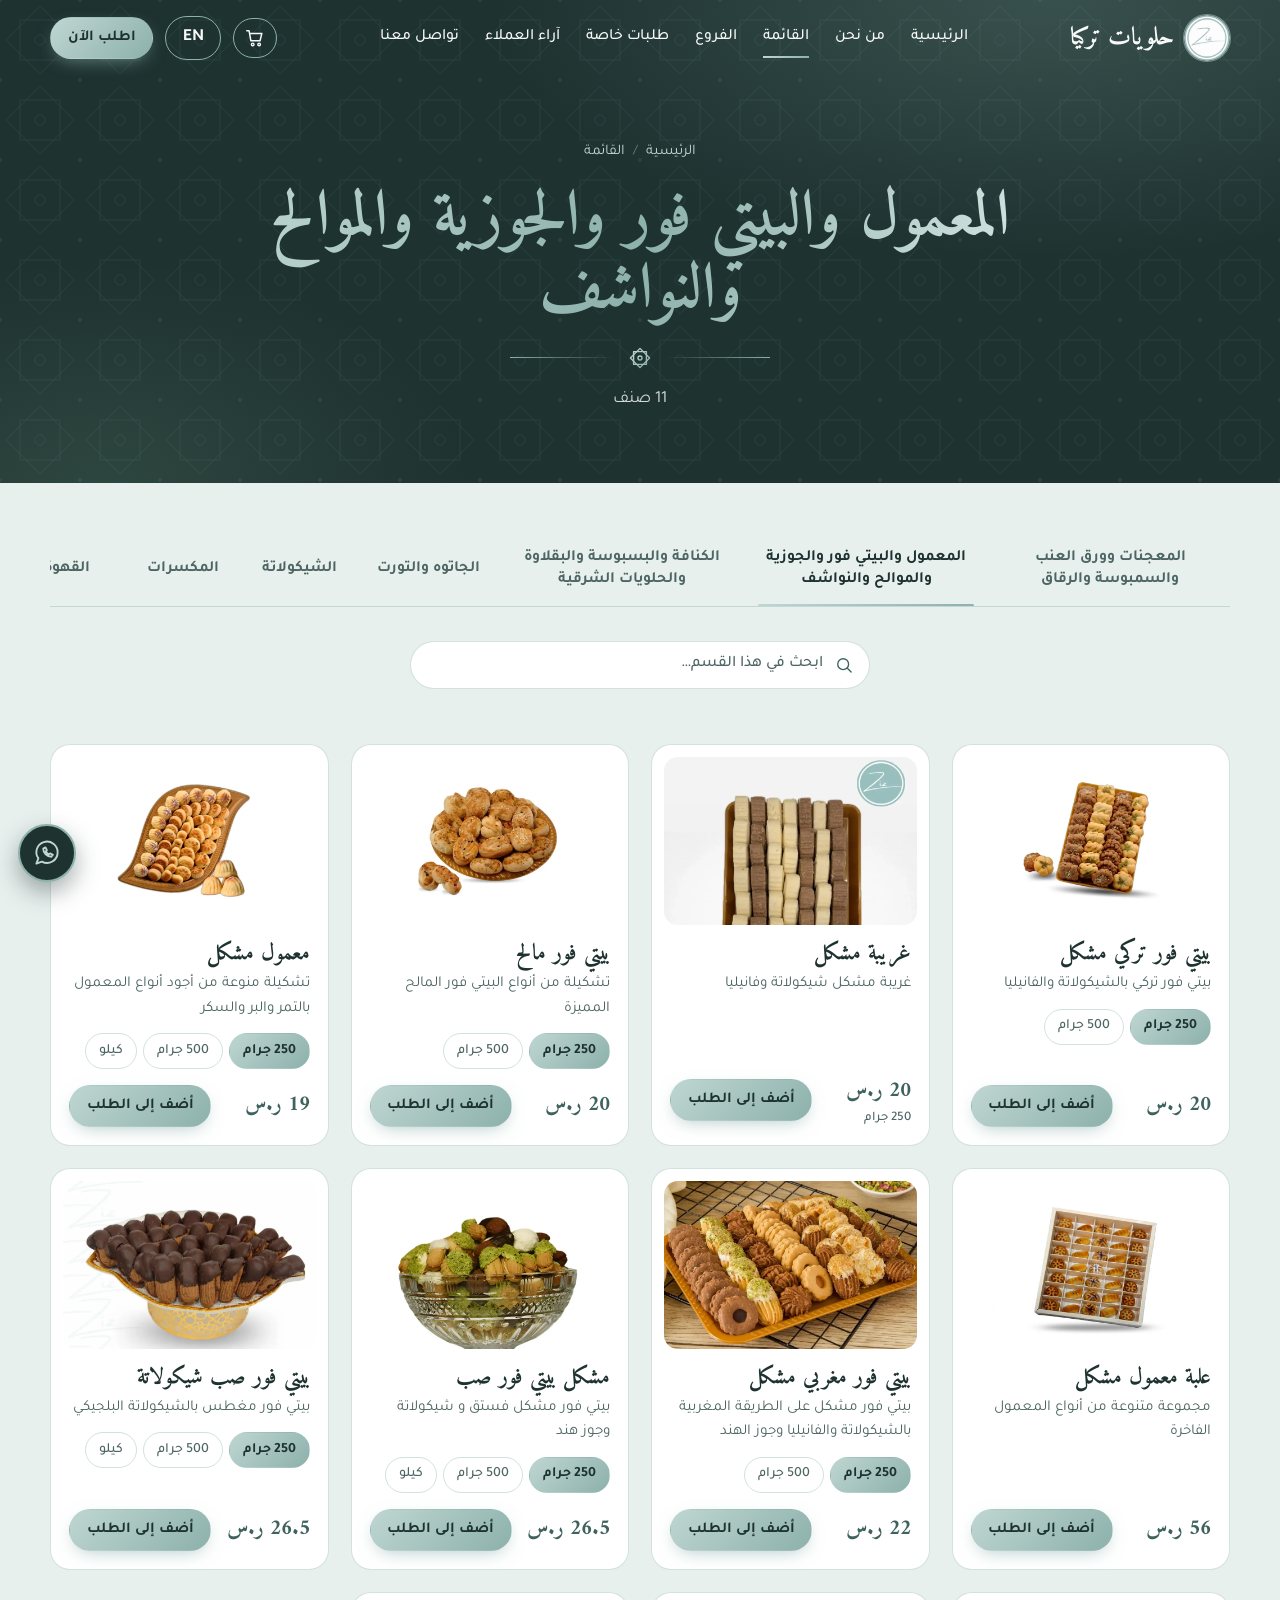
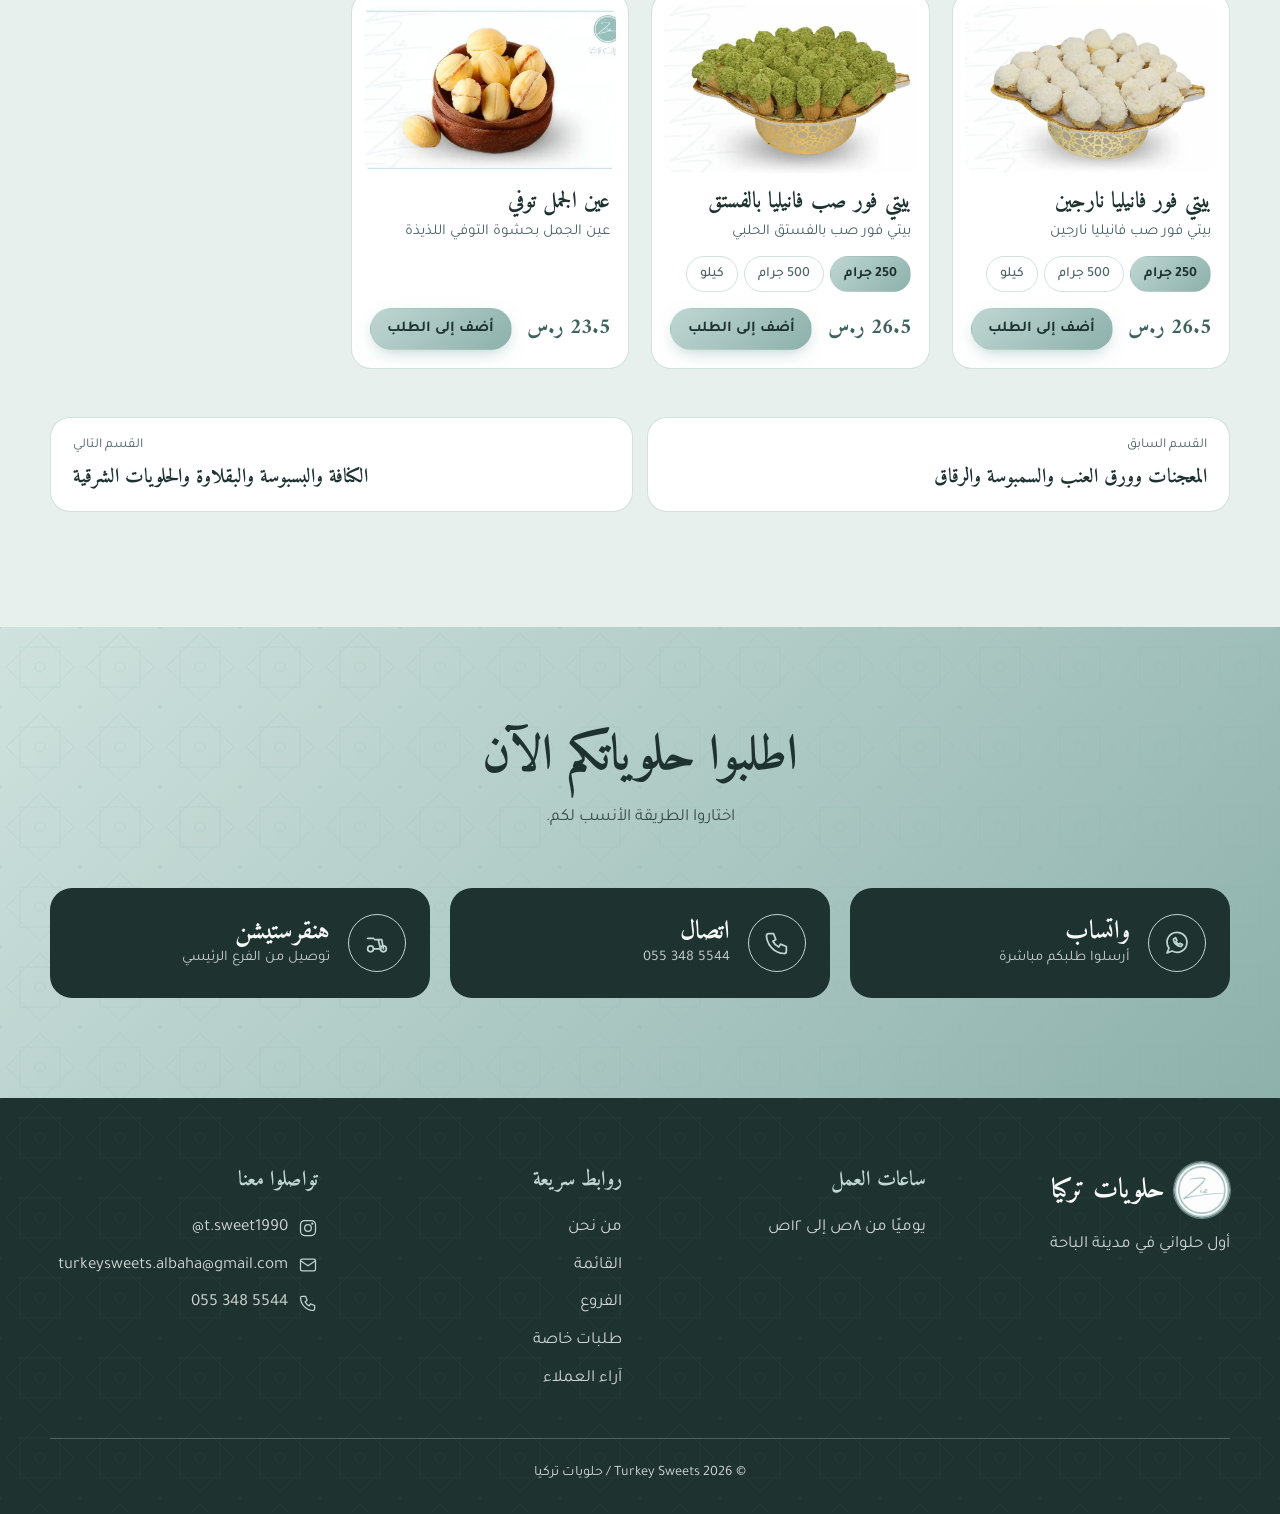
<file: menu-traditional.html>
<!DOCTYPE html>
<html lang="ar" dir="rtl">
<head>
<meta charset="utf-8">
<meta name="viewport" content="width=device-width, initial-scale=1, viewport-fit=cover">
<title>المعمول والبيتي فور والجوزية والموالح والنواشف | حلويات تركيا</title>
<meta name="description" content="المعمول والبيتي فور والجوزية والموالح والنواشف من حلويات تركيا: 11 صنف بالصور والأسعار. اطلبوا عبر واتساب أو هنقرستيشن.">
<meta name="theme-color" content="#1E3230">
<link rel="icon" type="image/png" href="assets/favicon.png">

<!-- hreflang + canonical: hrefs are upgraded to absolute URLs by JS at runtime -->
<link rel="canonical" href="./menu-traditional.html">
<link rel="alternate" hreflang="ar" href="./menu-traditional.html?lang=ar">
<link rel="alternate" hreflang="en" href="./menu-traditional.html?lang=en">
<link rel="alternate" hreflang="x-default" href="./menu-traditional.html">

<!-- Open Graph (add an og:image once you have a real photo) -->
<meta property="og:type" content="website">
<meta property="og:site_name" content="حلويات تركيا / Turkey Sweets">
<meta property="og:title" content="المعمول والبيتي فور والجوزية والموالح والنواشف | حلويات تركيا">
<meta property="og:description" content="المعمول والبيتي فور والجوزية والموالح والنواشف من حلويات تركيا: 11 صنف بالصور والأسعار. اطلبوا عبر واتساب أو هنقرستيشن.">
<meta property="og:locale" content="ar_SA">
<meta property="og:locale:alternate" content="en_US">
<meta property="og:url" content="./menu-traditional.html">

<!-- Google Fonts: the only external resource -->
<link rel="preconnect" href="https://fonts.googleapis.com">
<link rel="preconnect" href="https://fonts.gstatic.com" crossorigin>
<link href="https://fonts.googleapis.com/css2?family=Amiri:wght@400;700&family=Cormorant+Garamond:wght@500;600;700&family=Inter:wght@400;500;600&family=Tajawal:wght@400;500;700&display=swap" rel="stylesheet">

<!-- Early language detection (prevents a flash of the wrong direction) -->
<script>
(function () {
  var l = 'ar', q = null, s = null;
  try { q = new URLSearchParams(location.search).get('lang'); } catch (e) {}
  try { s = localStorage.getItem('ts_lang'); } catch (e) {}
  if (q === 'en' || q === 'ar') l = q; else if (s === 'en' || s === 'ar') l = s;
  var d = document.documentElement;
  d.lang = l; d.dir = (l === 'ar') ? 'rtl' : 'ltr';
  d.classList.add('js');
  try { if (sessionStorage.getItem('ts_pre')) d.classList.add('nopre'); } catch (e) {}
  window.__TS_LANG = l;
})();
</script>

<link rel="stylesheet" href="assets/style.css">
</head>

<body id="top" data-page="category" data-cat="traditional">

<!-- Shared SVG definitions: gold gradient, 8-point star symbol, Ottoman-style tile pattern -->
<svg width="0" height="0" style="position:absolute" aria-hidden="true" focusable="false">
  <defs>
    <linearGradient id="gold-grad" x1="0" y1="0" x2="1" y2="1">
      <stop offset="0" stop-color="#BFD6D2"/><stop offset="1" stop-color="#8DB1AB"/>
    </linearGradient>
    <symbol id="star8" viewBox="0 0 24 24">
      <rect x="5" y="5" width="14" height="14" stroke-linejoin="round"/>
      <path d="M12 1.5 22.5 12 12 22.5 1.5 12z" stroke-linejoin="round"/>
      <circle cx="12" cy="12" r="2.2"/>
    </symbol>
    <pattern id="pat-star" width="80" height="80" patternUnits="userSpaceOnUse">
      <g fill="none" stroke="#8DB1AB" stroke-width="1">
        <rect x="20" y="20" width="40" height="40"/>
        <path d="M40 6 74 40 40 74 6 40z"/>
        <circle cx="40" cy="40" r="5"/>
      </g>
      <g fill="#8DB1AB"><circle cx="0" cy="0" r="2"/><circle cx="80" cy="0" r="2"/><circle cx="0" cy="80" r="2"/><circle cx="80" cy="80" r="2"/></g>
    </pattern>
  </defs>
</svg>

<div class="progress" id="progress" aria-hidden="true"></div>
<a class="skip" href="#main" data-i18n="skip">انتقل إلى المحتوى</a>

<!-- 2. NAVBAR -->
<header class="nav" id="nav">
  <div class="container nav-in">
    <a class="logo" href="index.html" data-i18n-aria="logoAria" aria-label="حلويات تركيا - الصفحة الرئيسية">
      <span class="logo-img" role="img" aria-label="Turkey Sweets logo"></span>
      <span class="logo-text" data-i18n="brand">حلويات تركيا</span>
    </a>
    <nav class="nav-links" data-i18n-aria="navAria" aria-label="التنقل الرئيسي">
      <a href="about.html" data-i18n="navAbout">من نحن</a>
      <a href="menu.html" aria-current="page" data-i18n="navMenu">القائمة</a>
      <a href="branches.html" data-i18n="navBranches">الفروع</a>
      <a href="custom-orders.html" data-i18n="navCustom">طلبات خاصة</a>
      <a href="#contact" data-i18n="navContact">تواصل معنا</a>
    </nav>
    <div class="nav-actions">
      <button class="lang" id="langBtn" type="button">EN</button>
      <a class="btn btn-gold btn-sm btn-pulse nav-order" href="#order" data-i18n="navOrder">اطلب الآن</a>
      <button class="burger" id="burger" type="button" aria-expanded="false" aria-controls="mnav" aria-label="فتح القائمة"><span></span><span></span><span></span></button>
    </div>
  </div>
</header>

<!-- Mobile full-screen menu -->
<div class="mnav" id="mnav" aria-hidden="true">
  <nav data-i18n-aria="navAria" aria-label="التنقل الرئيسي">
    <a href="about.html" style="--i:0" data-i18n="navAbout">من نحن</a>
    <a href="menu.html" aria-current="page" style="--i:1" data-i18n="navMenu">القائمة</a>
    <a href="branches.html" style="--i:2" data-i18n="navBranches">الفروع</a>
    <a href="custom-orders.html" style="--i:3" data-i18n="navCustom">طلبات خاصة</a>
    <a href="#contact" style="--i:4" data-i18n="navContact">تواصل معنا</a>
    <a class="btn btn-gold" href="#order" style="--i:5" data-i18n="navOrder">اطلب الآن</a>
  </nav>
</div>

<main id="main">

<section class="page-hero">
  <svg class="orn-bg" aria-hidden="true" focusable="false"><rect width="100%" height="100%" fill="url(#pat-star)"/></svg>
  <div class="container">
    <ol class="crumbs hl" style="--i:0" data-i18n-aria="crumbsAria" aria-label="مسار التنقل"><li><a href="index.html" data-i18n="crumbHome">الرئيسية</a></li><li><a href="menu.html" data-i18n="crumbMenu">القائمة</a></li></ol>
    <h1 class="hl" style="--i:1" data-catname="traditional">المعمول والبيتي فور والجوزية والموالح والنواشف</h1>
    <div class="divider hl" style="--i:2" aria-hidden="true"><i></i><svg viewBox="0 0 24 24"><use href="#star8"/></svg><i></i></div>
    <p class="hl" style="--i:3" id="catCount">11 صنف</p>
  </div>
</section>
<section class="section" style="background:var(--cream-2);padding-top:clamp(28px,4vw,52px)">
  <div class="container">
    <nav class="tabs" id="tabs" data-i18n-aria="tabsAria" aria-label="أقسام القائمة"></nav>
    <div class="menu-tools reveal">
      <div class="search">
        <svg viewBox="0 0 24 24" aria-hidden="true"><circle cx="11" cy="11" r="6.5"/><path d="m16 16 4.5 4.5"/></svg>
        <input type="search" id="menuSearch" data-i18n-ph="catSearchPh" data-i18n-aria="catSearchPh" autocomplete="off" enterkeyhint="search">
      </div>
    </div>
    <p class="menu-note" id="menuNote" aria-live="polite"></p>
    <div class="menu-grid" id="menuGrid"></div>
    <nav class="pager" id="pager" aria-label="أقسام القائمة الأخرى"></nav>
  </div>
</section>

<!-- 9. ORDERING CTA BAND -->
<section class="order" id="order" aria-labelledby="order-title">
  <svg class="orn-bg" aria-hidden="true" focusable="false"><rect width="100%" height="100%" fill="url(#pat-star)"/></svg>
  <div class="container">
    <div class="section-head reveal">
      <h2 id="order-title" data-i18n="orderTitle">اطلبوا حلوياتكم الآن</h2>
      <p data-i18n="orderSub"></p>
    </div>
    <div class="order-grid" data-stagger>
      <a class="order-opt" data-wa="general" href="#" target="_blank" rel="noopener noreferrer">
        <span class="ic"><svg viewBox="0 0 24 24" aria-hidden="true"><path d="M20.5 11.5a8.5 8.5 0 0 1-12.6 7.4L3.5 20.5l1.6-4.2A8.5 8.5 0 1 1 20.5 11.5z"/><path d="M9 8.5c0 3.5 3 6.5 6.5 6.5l1.2-1.6-2.2-1.1-1 .8a5 5 0 0 1-2.4-2.4l.8-1-1.1-2.2z"/></svg></span>
        <span><b data-i18n="optWA">واتساب</b><small data-i18n="optWAsub"></small></span>
      </a>
      <a class="order-opt" id="callOpt" href="#">
        <span class="ic"><svg viewBox="0 0 24 24" aria-hidden="true"><path d="M5 4h4l2 5-2.5 1.5a11 11 0 0 0 5 5L15 13l5 2v4a2 2 0 0 1-2 2A16 16 0 0 1 3 6a2 2 0 0 1 2-2z"/></svg></span>
        <span><b data-i18n="optCall">اتصال</b><small><span class="ltr" id="callNum"></span></small></span>
      </a>
      <a class="order-opt" id="hsOpt" href="#" target="_blank" rel="noopener noreferrer">
        <span class="ic"><svg viewBox="0 0 24 24" aria-hidden="true"><circle cx="6.5" cy="17" r="2.5"/><circle cx="17.5" cy="17" r="2.5"/><path d="M9 17h6l-2-8h-3M13 9h3l1.5 8M4 8h5"/></svg></span>
        <span><b data-i18n="optHS">هنقرستيشن</b><small data-i18n="optHSsub"></small></span>
      </a>
    </div>
  </div>
</section>


</main>

<!-- 10. FOOTER -->
<footer id="contact">
  <svg class="orn-bg" aria-hidden="true" focusable="false" style="opacity:.06"><rect width="100%" height="100%" fill="url(#pat-star)"/></svg>
  <div class="container">
    <div class="foot-grid">
      <div>
        <div class="foot-logo"><span class="logo-img" role="img" aria-label="Turkey Sweets logo"></span><span data-i18n="brand">حلويات تركيا</span></div>
        <p data-i18n="tagline">أول حلواني في مدينة الباحة</p>
      </div>
      <div>
        <h4 data-i18n="footHours">ساعات العمل</h4>
        <p data-i18n="hoursText"></p>
      </div>
      <div>
        <h4 data-i18n="footLinks">روابط سريعة</h4>
        <ul>
          <li><a href="about.html" data-i18n="navAbout">من نحن</a></li>
          <li><a href="menu.html" data-i18n="navMenu">القائمة</a></li>
          <li><a href="branches.html" data-i18n="navBranches">الفروع</a></li>
          <li><a href="custom-orders.html" data-i18n="navCustom">طلبات خاصة</a></li>
        </ul>
      </div>
      <div>
        <h4 data-i18n="footContact">تواصلوا معنا</h4>
        <ul>
          <li class="foot-social"><svg viewBox="0 0 24 24" aria-hidden="true"><rect x="3" y="3" width="18" height="18" rx="5"/><circle cx="12" cy="12" r="4"/><circle cx="17.2" cy="6.8" r=".6"/></svg><a href="https://www.instagram.com/t.sweet1990/" target="_blank" rel="noopener noreferrer" aria-label="Instagram"><span class="ltr">@t.sweet1990</span></a></li>
          <li class="foot-social"><svg viewBox="0 0 24 24" aria-hidden="true"><rect x="3" y="5" width="18" height="14" rx="2"/><path d="m3 7 9 6 9-6"/></svg><a href="mailto:turkeysweets.albaha@gmail.com"><span class="ltr">turkeysweets.albaha@gmail.com</span></a></li>
          <li class="foot-social"><svg viewBox="0 0 24 24" aria-hidden="true"><path d="M5 4h4l2 5-2.5 1.5a11 11 0 0 0 5 5L15 13l5 2v4a2 2 0 0 1-2 2A16 16 0 0 1 3 6a2 2 0 0 1 2-2z"/></svg><a href="tel:+966553485544"><span class="ltr">055 348 5544</span></a></li>
        </ul>
      </div>
    </div>
    <p class="copy">© 2026 Turkey Sweets / حلويات تركيا</p>
  </div>
</footer>

<!-- Floating WhatsApp button -->
<a class="wa-float" data-wa="general" data-i18n-aria="waFloat" aria-label="اطلب عبر واتساب" href="#" target="_blank" rel="noopener noreferrer">
  <svg viewBox="0 0 24 24" aria-hidden="true"><path d="M20.5 11.5a8.5 8.5 0 0 1-12.6 7.4L3.5 20.5l1.6-4.2A8.5 8.5 0 1 1 20.5 11.5z"/><path d="M9 8.5c0 3.5 3 6.5 6.5 6.5l1.2-1.6-2.2-1.1-1 .8a5 5 0 0 1-2.4-2.4l.8-1-1.1-2.2z"/></svg>
</a>


<script src="assets/data.js"></script>
<script src="assets/app.js"></script>
</body>
</html>
</file>
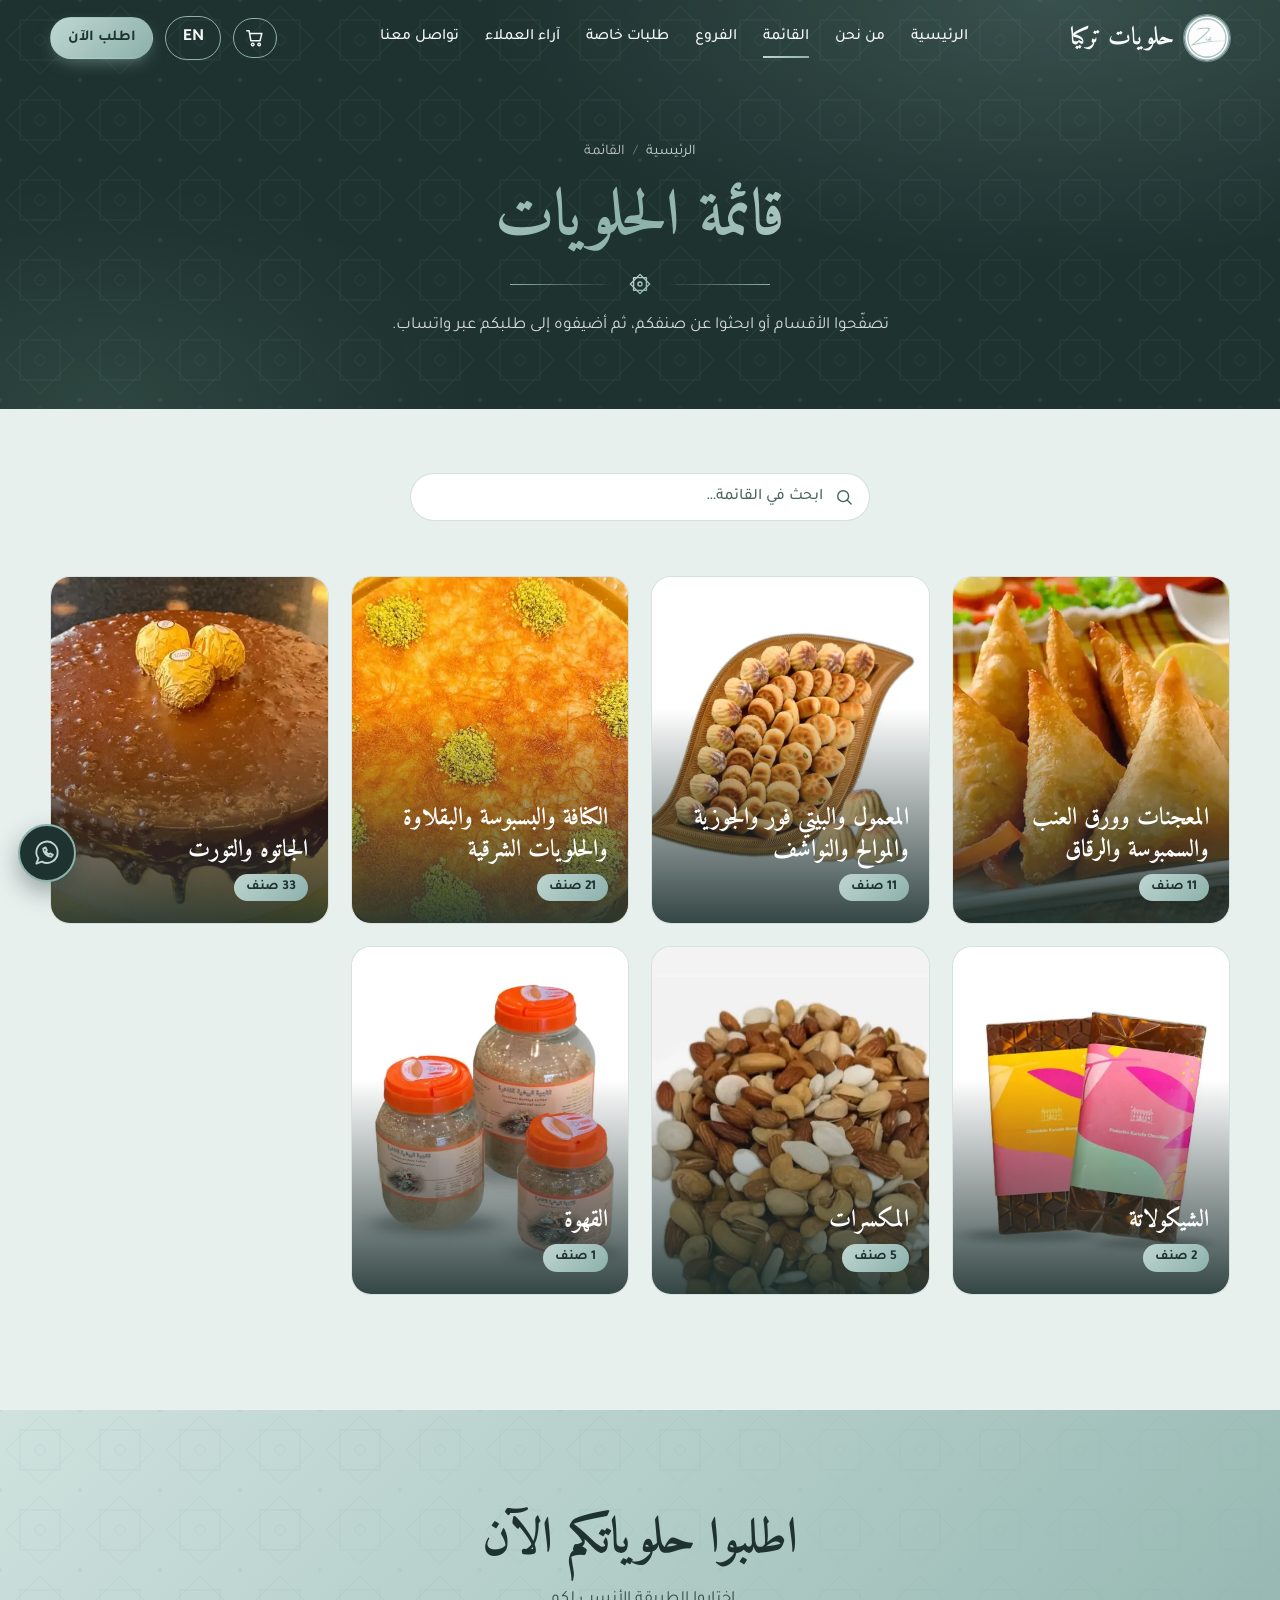
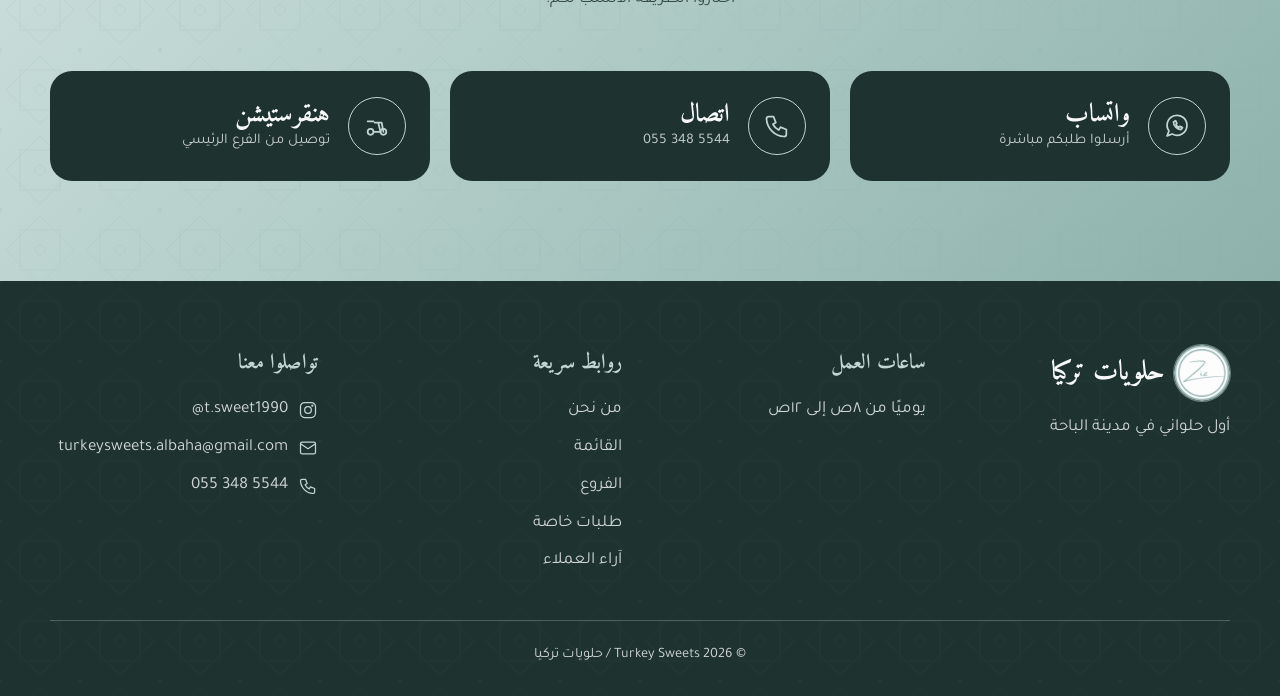
<file: menu.html>
<!DOCTYPE html>
<html lang="ar" dir="rtl">
<head>
<meta charset="utf-8">
<meta name="viewport" content="width=device-width, initial-scale=1, viewport-fit=cover">
<title>قائمة الحلويات | حلويات تركيا</title>
<meta name="description" content="تصفّحوا قائمة حلويات تركيا بالصور والأسعار: معجنات، معمول، كنافة وبقلاوة، جاتوه وتورت، شيكولاتة، مكسرات وقهوة.">
<meta name="theme-color" content="#1E3230">
<link rel="icon" type="image/png" href="assets/favicon.png">

<!-- hreflang + canonical: hrefs are upgraded to absolute URLs by JS at runtime -->
<link rel="canonical" href="./menu.html">
<link rel="alternate" hreflang="ar" href="./menu.html?lang=ar">
<link rel="alternate" hreflang="en" href="./menu.html?lang=en">
<link rel="alternate" hreflang="x-default" href="./menu.html">

<!-- Open Graph (add an og:image once you have a real photo) -->
<meta property="og:type" content="website">
<meta property="og:site_name" content="حلويات تركيا / Turkey Sweets">
<meta property="og:title" content="قائمة الحلويات | حلويات تركيا">
<meta property="og:description" content="تصفّحوا قائمة حلويات تركيا بالصور والأسعار: معجنات، معمول، كنافة وبقلاوة، جاتوه وتورت، شيكولاتة، مكسرات وقهوة.">
<meta property="og:locale" content="ar_SA">
<meta property="og:locale:alternate" content="en_US">
<meta property="og:url" content="./menu.html">

<!-- Google Fonts: the only external resource -->
<link rel="preconnect" href="https://fonts.googleapis.com">
<link rel="preconnect" href="https://fonts.gstatic.com" crossorigin>
<link href="https://fonts.googleapis.com/css2?family=Amiri:wght@400;700&family=Cormorant+Garamond:wght@500;600;700&family=Inter:wght@400;500;600&family=Tajawal:wght@400;500;700&display=swap" rel="stylesheet">

<!-- Early language detection (prevents a flash of the wrong direction) -->
<script>
(function () {
  var l = 'ar', q = null, s = null;
  try { q = new URLSearchParams(location.search).get('lang'); } catch (e) {}
  try { s = localStorage.getItem('ts_lang'); } catch (e) {}
  if (q === 'en' || q === 'ar') l = q; else if (s === 'en' || s === 'ar') l = s;
  var d = document.documentElement;
  d.lang = l; d.dir = (l === 'ar') ? 'rtl' : 'ltr';
  d.classList.add('js');
  try { if (sessionStorage.getItem('ts_pre')) d.classList.add('nopre'); } catch (e) {}
  window.__TS_LANG = l;
})();
</script>

<link rel="stylesheet" href="assets/style.css">
</head>

<body id="top" data-page="menu">

<!-- Shared SVG definitions: gold gradient, 8-point star symbol, Ottoman-style tile pattern -->
<svg width="0" height="0" style="position:absolute" aria-hidden="true" focusable="false">
  <defs>
    <linearGradient id="gold-grad" x1="0" y1="0" x2="1" y2="1">
      <stop offset="0" stop-color="#BFD6D2"/><stop offset="1" stop-color="#8DB1AB"/>
    </linearGradient>
    <symbol id="star8" viewBox="0 0 24 24">
      <rect x="5" y="5" width="14" height="14" stroke-linejoin="round"/>
      <path d="M12 1.5 22.5 12 12 22.5 1.5 12z" stroke-linejoin="round"/>
      <circle cx="12" cy="12" r="2.2"/>
    </symbol>
    <pattern id="pat-star" width="80" height="80" patternUnits="userSpaceOnUse">
      <g fill="none" stroke="#8DB1AB" stroke-width="1">
        <rect x="20" y="20" width="40" height="40"/>
        <path d="M40 6 74 40 40 74 6 40z"/>
        <circle cx="40" cy="40" r="5"/>
      </g>
      <g fill="#8DB1AB"><circle cx="0" cy="0" r="2"/><circle cx="80" cy="0" r="2"/><circle cx="0" cy="80" r="2"/><circle cx="80" cy="80" r="2"/></g>
    </pattern>
  </defs>
</svg>

<div class="progress" id="progress" aria-hidden="true"></div>
<a class="skip" href="#main" data-i18n="skip">انتقل إلى المحتوى</a>

<!-- 2. NAVBAR -->
<header class="nav" id="nav">
  <div class="container nav-in">
    <a class="logo" href="index.html" data-i18n-aria="logoAria" aria-label="حلويات تركيا - الصفحة الرئيسية">
      <span class="logo-img" role="img" aria-label="Turkey Sweets logo"></span>
      <span class="logo-text" data-i18n="brand">حلويات تركيا</span>
    </a>
    <nav class="nav-links" data-i18n-aria="navAria" aria-label="التنقل الرئيسي">
      <a href="about.html" data-i18n="navAbout">من نحن</a>
      <a href="menu.html" aria-current="page" data-i18n="navMenu">القائمة</a>
      <a href="branches.html" data-i18n="navBranches">الفروع</a>
      <a href="custom-orders.html" data-i18n="navCustom">طلبات خاصة</a>
      <a href="#contact" data-i18n="navContact">تواصل معنا</a>
    </nav>
    <div class="nav-actions">
      <button class="lang" id="langBtn" type="button">EN</button>
      <a class="btn btn-gold btn-sm btn-pulse nav-order" href="#order" data-i18n="navOrder">اطلب الآن</a>
      <button class="burger" id="burger" type="button" aria-expanded="false" aria-controls="mnav" aria-label="فتح القائمة"><span></span><span></span><span></span></button>
    </div>
  </div>
</header>

<!-- Mobile full-screen menu -->
<div class="mnav" id="mnav" aria-hidden="true">
  <nav data-i18n-aria="navAria" aria-label="التنقل الرئيسي">
    <a href="about.html" style="--i:0" data-i18n="navAbout">من نحن</a>
    <a href="menu.html" aria-current="page" style="--i:1" data-i18n="navMenu">القائمة</a>
    <a href="branches.html" style="--i:2" data-i18n="navBranches">الفروع</a>
    <a href="custom-orders.html" style="--i:3" data-i18n="navCustom">طلبات خاصة</a>
    <a href="#contact" style="--i:4" data-i18n="navContact">تواصل معنا</a>
    <a class="btn btn-gold" href="#order" style="--i:5" data-i18n="navOrder">اطلب الآن</a>
  </nav>
</div>

<main id="main">

<section class="page-hero">
  <svg class="orn-bg" aria-hidden="true" focusable="false"><rect width="100%" height="100%" fill="url(#pat-star)"/></svg>
  <div class="container">
    <ol class="crumbs hl" style="--i:0" data-i18n-aria="crumbsAria" aria-label="مسار التنقل"><li><a href="index.html" data-i18n="crumbHome">الرئيسية</a></li><li aria-current="page" data-i18n="crumbMenu">القائمة</li></ol>
    <h1 class="hl" style="--i:1" data-i18n="menuTitle">قائمة الحلويات</h1>
    <div class="divider hl" style="--i:2" aria-hidden="true"><i></i><svg viewBox="0 0 24 24"><use href="#star8"/></svg><i></i></div>
    <p class="hl" style="--i:3" data-i18n="menuSub"></p>
  </div>
</section>
<section class="section" style="background:var(--cream-2);padding-top:clamp(36px,5vw,64px)">
  <div class="container">
    <div class="menu-tools reveal">
      <div class="search">
        <svg viewBox="0 0 24 24" aria-hidden="true"><circle cx="11" cy="11" r="6.5"/><path d="m16 16 4.5 4.5"/></svg>
        <input type="search" id="menuSearch" data-i18n-ph="searchPh" data-i18n-aria="searchPh" autocomplete="off" enterkeyhint="search">
      </div>
    </div>
    <p class="menu-note" id="menuNote" aria-live="polite"></p>
    <div class="cat-section" id="catSection"><div class="cat-grid" id="catGrid" data-stagger></div></div>
    <div class="menu-grid" id="menuGrid" hidden></div>
  </div>
</section>

<!-- 9. ORDERING CTA BAND -->
<section class="order" id="order" aria-labelledby="order-title">
  <svg class="orn-bg" aria-hidden="true" focusable="false"><rect width="100%" height="100%" fill="url(#pat-star)"/></svg>
  <div class="container">
    <div class="section-head reveal">
      <h2 id="order-title" data-i18n="orderTitle">اطلبوا حلوياتكم الآن</h2>
      <p data-i18n="orderSub"></p>
    </div>
    <div class="order-grid" data-stagger>
      <a class="order-opt" data-wa="general" href="#" target="_blank" rel="noopener noreferrer">
        <span class="ic"><svg viewBox="0 0 24 24" aria-hidden="true"><path d="M20.5 11.5a8.5 8.5 0 0 1-12.6 7.4L3.5 20.5l1.6-4.2A8.5 8.5 0 1 1 20.5 11.5z"/><path d="M9 8.5c0 3.5 3 6.5 6.5 6.5l1.2-1.6-2.2-1.1-1 .8a5 5 0 0 1-2.4-2.4l.8-1-1.1-2.2z"/></svg></span>
        <span><b data-i18n="optWA">واتساب</b><small data-i18n="optWAsub"></small></span>
      </a>
      <a class="order-opt" id="callOpt" href="#">
        <span class="ic"><svg viewBox="0 0 24 24" aria-hidden="true"><path d="M5 4h4l2 5-2.5 1.5a11 11 0 0 0 5 5L15 13l5 2v4a2 2 0 0 1-2 2A16 16 0 0 1 3 6a2 2 0 0 1 2-2z"/></svg></span>
        <span><b data-i18n="optCall">اتصال</b><small><span class="ltr" id="callNum"></span></small></span>
      </a>
      <a class="order-opt" id="hsOpt" href="#" target="_blank" rel="noopener noreferrer">
        <span class="ic"><svg viewBox="0 0 24 24" aria-hidden="true"><circle cx="6.5" cy="17" r="2.5"/><circle cx="17.5" cy="17" r="2.5"/><path d="M9 17h6l-2-8h-3M13 9h3l1.5 8M4 8h5"/></svg></span>
        <span><b data-i18n="optHS">هنقرستيشن</b><small data-i18n="optHSsub"></small></span>
      </a>
    </div>
  </div>
</section>


</main>

<!-- 10. FOOTER -->
<footer id="contact">
  <svg class="orn-bg" aria-hidden="true" focusable="false" style="opacity:.06"><rect width="100%" height="100%" fill="url(#pat-star)"/></svg>
  <div class="container">
    <div class="foot-grid">
      <div>
        <div class="foot-logo"><span class="logo-img" role="img" aria-label="Turkey Sweets logo"></span><span data-i18n="brand">حلويات تركيا</span></div>
        <p data-i18n="tagline">أول حلواني في مدينة الباحة</p>
      </div>
      <div>
        <h4 data-i18n="footHours">ساعات العمل</h4>
        <p data-i18n="hoursText"></p>
      </div>
      <div>
        <h4 data-i18n="footLinks">روابط سريعة</h4>
        <ul>
          <li><a href="about.html" data-i18n="navAbout">من نحن</a></li>
          <li><a href="menu.html" data-i18n="navMenu">القائمة</a></li>
          <li><a href="branches.html" data-i18n="navBranches">الفروع</a></li>
          <li><a href="custom-orders.html" data-i18n="navCustom">طلبات خاصة</a></li>
        </ul>
      </div>
      <div>
        <h4 data-i18n="footContact">تواصلوا معنا</h4>
        <ul>
          <li class="foot-social"><svg viewBox="0 0 24 24" aria-hidden="true"><rect x="3" y="3" width="18" height="18" rx="5"/><circle cx="12" cy="12" r="4"/><circle cx="17.2" cy="6.8" r=".6"/></svg><a href="https://www.instagram.com/t.sweet1990/" target="_blank" rel="noopener noreferrer" aria-label="Instagram"><span class="ltr">@t.sweet1990</span></a></li>
          <li class="foot-social"><svg viewBox="0 0 24 24" aria-hidden="true"><rect x="3" y="5" width="18" height="14" rx="2"/><path d="m3 7 9 6 9-6"/></svg><a href="mailto:turkeysweets.albaha@gmail.com"><span class="ltr">turkeysweets.albaha@gmail.com</span></a></li>
          <li class="foot-social"><svg viewBox="0 0 24 24" aria-hidden="true"><path d="M5 4h4l2 5-2.5 1.5a11 11 0 0 0 5 5L15 13l5 2v4a2 2 0 0 1-2 2A16 16 0 0 1 3 6a2 2 0 0 1 2-2z"/></svg><a href="tel:+966553485544"><span class="ltr">055 348 5544</span></a></li>
        </ul>
      </div>
    </div>
    <p class="copy">© 2026 Turkey Sweets / حلويات تركيا</p>
  </div>
</footer>

<!-- Floating WhatsApp button -->
<a class="wa-float" data-wa="general" data-i18n-aria="waFloat" aria-label="اطلب عبر واتساب" href="#" target="_blank" rel="noopener noreferrer">
  <svg viewBox="0 0 24 24" aria-hidden="true"><path d="M20.5 11.5a8.5 8.5 0 0 1-12.6 7.4L3.5 20.5l1.6-4.2A8.5 8.5 0 1 1 20.5 11.5z"/><path d="M9 8.5c0 3.5 3 6.5 6.5 6.5l1.2-1.6-2.2-1.1-1 .8a5 5 0 0 1-2.4-2.4l.8-1-1.1-2.2z"/></svg>
</a>


<script src="assets/data.js"></script>
<script src="assets/app.js"></script>
</body>
</html>
</file>
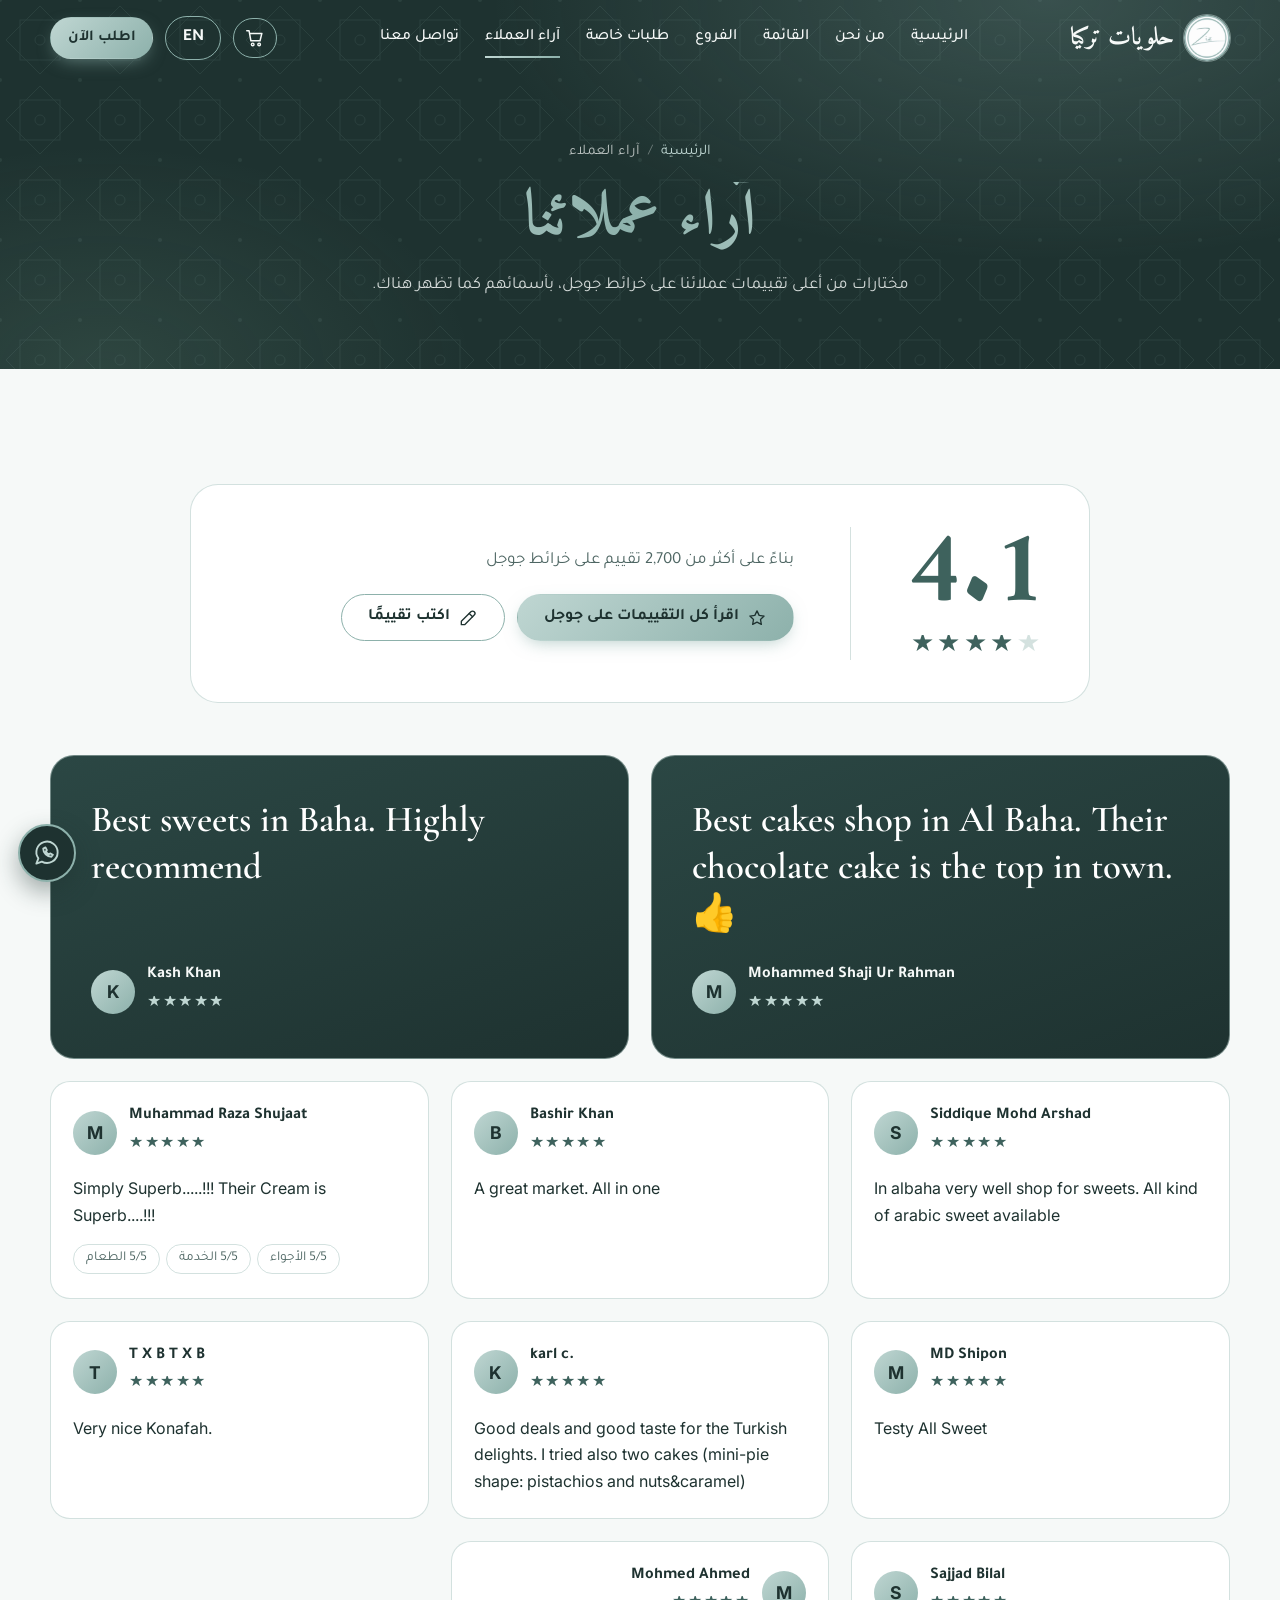
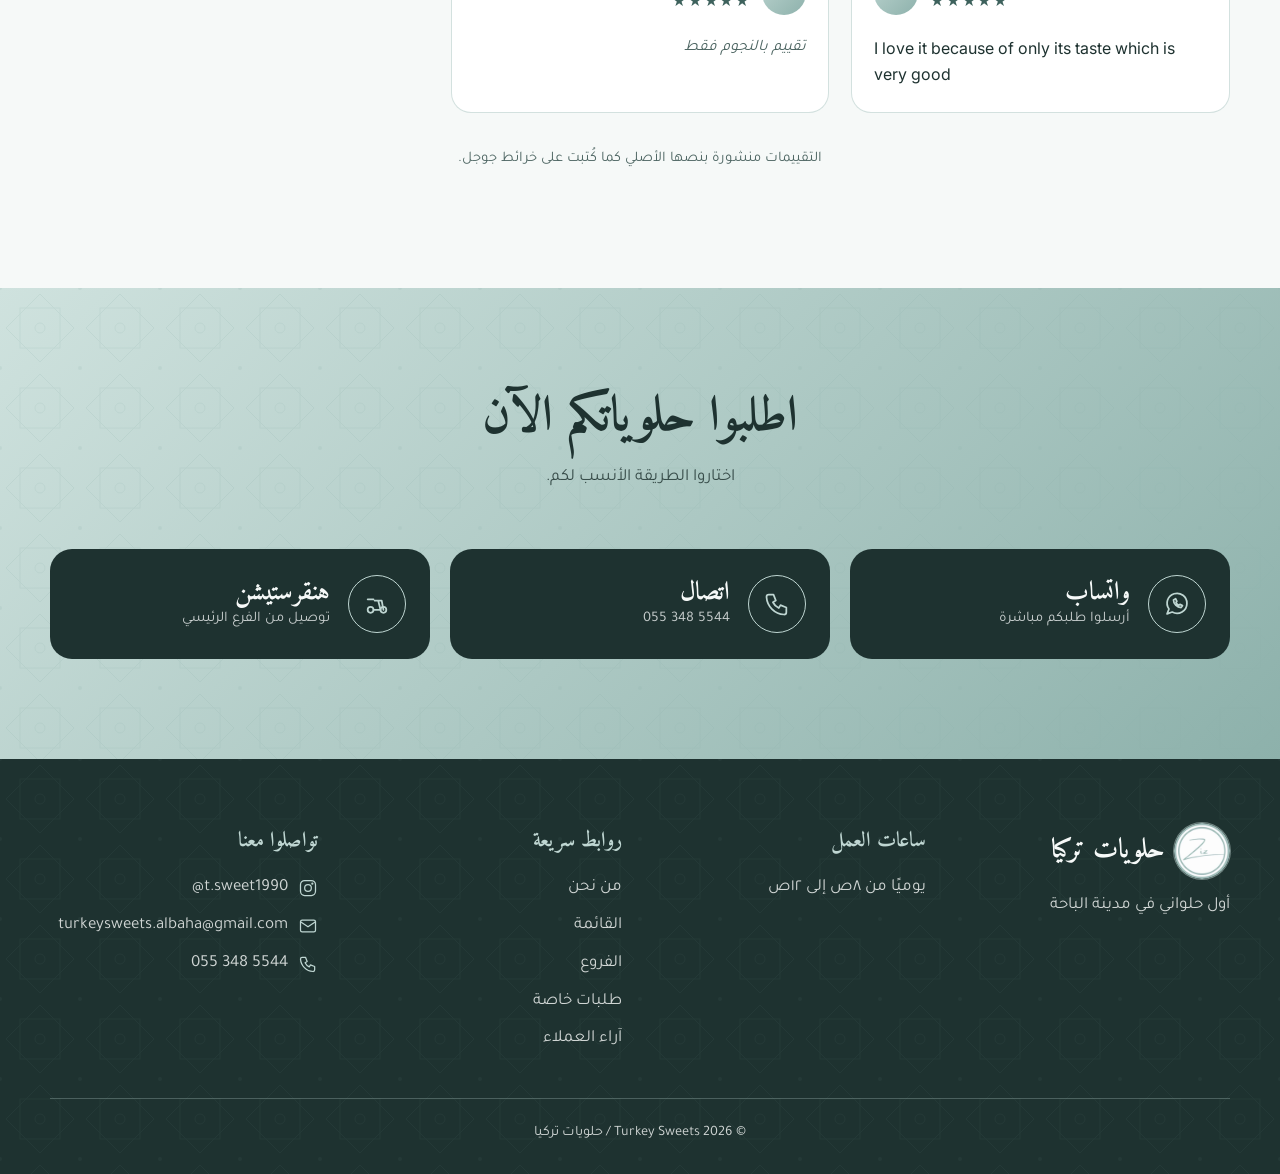
<file: reviews.html>
<!DOCTYPE html>
<html lang="ar" dir="rtl">
<head>
<meta charset="utf-8">
<meta name="viewport" content="width=device-width, initial-scale=1, viewport-fit=cover">
<title>آراء العملاء | حلويات تركيا</title>
<meta name="description" content="تقييم حلويات تركيا على خرائط جوجل 4.1 من أكثر من 2,700 تقييم. اقرأوا آراء العملاء في الكنافة والجاتوه والحلويات الشرقية.">
<meta name="theme-color" content="#1E3230">
<link rel="icon" type="image/png" href="assets/favicon.png">

<link rel="canonical" href="./reviews.html">
<link rel="alternate" hreflang="ar" href="./reviews.html?lang=ar">
<link rel="alternate" hreflang="en" href="./reviews.html?lang=en">
<link rel="alternate" hreflang="x-default" href="./reviews.html">

<meta property="og:type" content="website">
<meta property="og:site_name" content="حلويات تركيا / Turkey Sweets">
<meta property="og:title" content="آراء العملاء | حلويات تركيا">
<meta property="og:description" content="تقييم حلويات تركيا على خرائط جوجل 4.1 من أكثر من 2,700 تقييم. اقرأوا آراء العملاء في الكنافة والجاتوه والحلويات الشرقية.">
<meta property="og:locale" content="ar_SA">
<meta property="og:locale:alternate" content="en_US">
<meta property="og:url" content="./reviews.html">

<link rel="preconnect" href="https://fonts.googleapis.com">
<link rel="preconnect" href="https://fonts.gstatic.com" crossorigin>
<link href="https://fonts.googleapis.com/css2?family=Amiri:wght@400;700&family=Cormorant+Garamond:wght@500;600;700&family=Inter:wght@400;500;600&family=Tajawal:wght@400;500;700&display=swap" rel="stylesheet">

<script>
(function () {
  var l = 'ar', q = null, s = null;
  try { q = new URLSearchParams(location.search).get('lang'); } catch (e) {}
  try { s = localStorage.getItem('ts_lang'); } catch (e) {}
  if (q === 'en' || q === 'ar') l = q; else if (s === 'en' || s === 'ar') l = s;
  var d = document.documentElement;
  d.lang = l; d.dir = (l === 'ar') ? 'rtl' : 'ltr';
  d.classList.add('js');
  window.__TS_LANG = l;
})();
</script>

<link rel="stylesheet" href="assets/style.css">
</head>

<body id="top" data-page="reviews">

<!-- Shared SVG definitions: gold gradient, 8-point star symbol, Ottoman-style tile pattern -->
<svg width="0" height="0" style="position:absolute" aria-hidden="true" focusable="false">
  <defs>
    <linearGradient id="gold-grad" x1="0" y1="0" x2="1" y2="1">
      <stop offset="0" stop-color="#BFD6D2"/><stop offset="1" stop-color="#8DB1AB"/>
    </linearGradient>
    <symbol id="star8" viewBox="0 0 24 24">
      <rect x="5" y="5" width="14" height="14" stroke-linejoin="round"/>
      <path d="M12 1.5 22.5 12 12 22.5 1.5 12z" stroke-linejoin="round"/>
      <circle cx="12" cy="12" r="2.2"/>
    </symbol>
    <pattern id="pat-star" width="80" height="80" patternUnits="userSpaceOnUse">
      <g fill="none" stroke="#8DB1AB" stroke-width="1">
        <rect x="20" y="20" width="40" height="40"/>
        <path d="M40 6 74 40 40 74 6 40z"/>
        <circle cx="40" cy="40" r="5"/>
      </g>
      <g fill="#8DB1AB"><circle cx="0" cy="0" r="2"/><circle cx="80" cy="0" r="2"/><circle cx="0" cy="80" r="2"/><circle cx="80" cy="80" r="2"/></g>
    </pattern>
  </defs>
</svg>

<div class="progress" id="progress" aria-hidden="true"></div>
<a class="skip" href="#main" data-i18n="skip">انتقل إلى المحتوى</a>

<!-- 2. NAVBAR -->
<header class="nav" id="nav">
  <div class="container nav-in">
    <a class="logo" href="index.html" data-i18n-aria="logoAria" aria-label="حلويات تركيا - الصفحة الرئيسية">
      <span class="logo-img" role="img" aria-label="Turkey Sweets logo"></span>
      <span class="logo-text" data-i18n="brand">حلويات تركيا</span>
    </a>
    <nav class="nav-links" data-i18n-aria="navAria" aria-label="التنقل الرئيسي">
      <a href="about.html" data-i18n="navAbout">من نحن</a>
      <a href="menu.html" data-i18n="navMenu">القائمة</a>
      <a href="branches.html" data-i18n="navBranches">الفروع</a>
      <a href="custom-orders.html" data-i18n="navCustom">طلبات خاصة</a>
      <a href="reviews.html" aria-current="page" data-i18n="navReviews">آراء العملاء</a>
      <a href="#contact" data-i18n="navContact">تواصل معنا</a>
    </nav>
    <div class="nav-actions">
      <button class="lang" id="langBtn" type="button">EN</button>
      <a class="btn btn-gold btn-sm btn-pulse nav-order" href="#order" data-i18n="navOrder">اطلب الآن</a>
      <button class="burger" id="burger" type="button" aria-expanded="false" aria-controls="mnav" aria-label="فتح القائمة"><span></span><span></span><span></span></button>
    </div>
  </div>
</header>

<!-- Mobile full-screen menu -->
<div class="mnav" id="mnav" aria-hidden="true">
  <nav data-i18n-aria="navAria" aria-label="التنقل الرئيسي">
    <a href="about.html" style="--i:0" data-i18n="navAbout">من نحن</a>
    <a href="menu.html" style="--i:1" data-i18n="navMenu">القائمة</a>
    <a href="branches.html" style="--i:2" data-i18n="navBranches">الفروع</a>
    <a href="custom-orders.html" style="--i:3" data-i18n="navCustom">طلبات خاصة</a>
    <a href="reviews.html" aria-current="page" style="--i:4" data-i18n="navReviews">آراء العملاء</a>
    <a href="#contact" style="--i:5" data-i18n="navContact">تواصل معنا</a>
    <a class="btn btn-gold" href="#order" style="--i:6" data-i18n="navOrder">اطلب الآن</a>
  </nav>
</div>

<main id="main">

<!-- PAGE BANNER -->
<section class="page-hero" aria-labelledby="page-title">
  <svg class="orn-bg" aria-hidden="true" focusable="false"><rect width="100%" height="100%" fill="url(#pat-star)"/></svg>
  <div class="container">
    <ol class="crumbs" data-i18n-aria="crumbsAria" aria-label="مسار التنقل">
      <li><a href="index.html" data-i18n="crumbHome">الرئيسية</a></li>
      <li aria-current="page" data-i18n="navReviews">آراء العملاء</li>
    </ol>
    <h1 id="page-title" data-i18n="reviewsTitle">آراء عملائنا</h1>
    <p data-i18n="reviewsSub"></p>
  </div>
</section>

<!-- RATING SUMMARY + REVIEWS (rendered by app.js from REVIEWS in data.js) -->
<section class="section" aria-labelledby="rv-title">
  <div class="container">
    <h2 class="sr-only" id="rv-title" data-i18n="rvListTitle">تقييمات العملاء</h2>
    <div class="rv-sum reveal" id="rvSummary"></div>
    <div class="rv-featured" id="rvFeatured" data-stagger></div>
    <div class="rv-grid" id="rvGrid" data-stagger></div>
    <p class="rv-note" data-i18n="rvOriginal"></p>
  </div>
</section>

<!-- 9. ORDERING CTA BAND -->
<section class="order" id="order" aria-labelledby="order-title">
  <svg class="orn-bg" aria-hidden="true" focusable="false"><rect width="100%" height="100%" fill="url(#pat-star)"/></svg>
  <div class="container">
    <div class="section-head reveal">
      <h2 id="order-title" data-i18n="orderTitle">اطلبوا حلوياتكم الآن</h2>
      <p data-i18n="orderSub"></p>
    </div>
    <div class="order-grid" data-stagger>
      <a class="order-opt" data-wa="general" href="#" target="_blank" rel="noopener noreferrer">
        <span class="ic"><svg viewBox="0 0 24 24" aria-hidden="true"><path d="M20.5 11.5a8.5 8.5 0 0 1-12.6 7.4L3.5 20.5l1.6-4.2A8.5 8.5 0 1 1 20.5 11.5z"/><path d="M9 8.5c0 3.5 3 6.5 6.5 6.5l1.2-1.6-2.2-1.1-1 .8a5 5 0 0 1-2.4-2.4l.8-1-1.1-2.2z"/></svg></span>
        <span><b data-i18n="optWA">واتساب</b><small data-i18n="optWAsub"></small></span>
      </a>
      <a class="order-opt" id="callOpt" href="#">
        <span class="ic"><svg viewBox="0 0 24 24" aria-hidden="true"><path d="M5 4h4l2 5-2.5 1.5a11 11 0 0 0 5 5L15 13l5 2v4a2 2 0 0 1-2 2A16 16 0 0 1 3 6a2 2 0 0 1 2-2z"/></svg></span>
        <span><b data-i18n="optCall">اتصال</b><small><span class="ltr" id="callNum"></span></small></span>
      </a>
      <a class="order-opt" id="hsOpt" href="#" target="_blank" rel="noopener noreferrer">
        <span class="ic"><svg viewBox="0 0 24 24" aria-hidden="true"><circle cx="6.5" cy="17" r="2.5"/><circle cx="17.5" cy="17" r="2.5"/><path d="M9 17h6l-2-8h-3M13 9h3l1.5 8M4 8h5"/></svg></span>
        <span><b data-i18n="optHS">هنقرستيشن</b><small data-i18n="optHSsub"></small></span>
      </a>
    </div>
  </div>
</section>


</main>

<!-- 10. FOOTER -->
<footer id="contact">
  <svg class="orn-bg" aria-hidden="true" focusable="false" style="opacity:.06"><rect width="100%" height="100%" fill="url(#pat-star)"/></svg>
  <div class="container">
    <div class="foot-grid">
      <div>
        <div class="foot-logo"><span class="logo-img" role="img" aria-label="Turkey Sweets logo"></span><span data-i18n="brand">حلويات تركيا</span></div>
        <p data-i18n="tagline">أول حلواني في مدينة الباحة</p>
      </div>
      <div>
        <h4 data-i18n="footHours">ساعات العمل</h4>
        <p data-i18n="hoursText"></p>
      </div>
      <div>
        <h4 data-i18n="footLinks">روابط سريعة</h4>
        <ul>
          <li><a href="about.html" data-i18n="navAbout">من نحن</a></li>
          <li><a href="menu.html" data-i18n="navMenu">القائمة</a></li>
          <li><a href="branches.html" data-i18n="navBranches">الفروع</a></li>
          <li><a href="custom-orders.html" data-i18n="navCustom">طلبات خاصة</a></li>
          <li><a href="reviews.html" data-i18n="navReviews">آراء العملاء</a></li>
        </ul>
      </div>
      <div>
        <h4 data-i18n="footContact">تواصلوا معنا</h4>
        <ul>
          <li class="foot-social"><svg viewBox="0 0 24 24" aria-hidden="true"><rect x="3" y="3" width="18" height="18" rx="5"/><circle cx="12" cy="12" r="4"/><circle cx="17.2" cy="6.8" r=".6"/></svg><a href="https://www.instagram.com/t.sweet1990/" target="_blank" rel="noopener noreferrer" aria-label="Instagram"><span class="ltr">@t.sweet1990</span></a></li>
          <li class="foot-social"><svg viewBox="0 0 24 24" aria-hidden="true"><rect x="3" y="5" width="18" height="14" rx="2"/><path d="m3 7 9 6 9-6"/></svg><a href="mailto:turkeysweets.albaha@gmail.com"><span class="ltr">turkeysweets.albaha@gmail.com</span></a></li>
          <li class="foot-social"><svg viewBox="0 0 24 24" aria-hidden="true"><path d="M5 4h4l2 5-2.5 1.5a11 11 0 0 0 5 5L15 13l5 2v4a2 2 0 0 1-2 2A16 16 0 0 1 3 6a2 2 0 0 1 2-2z"/></svg><a href="tel:+966553485544"><span class="ltr">055 348 5544</span></a></li>
        </ul>
      </div>
    </div>
    <p class="copy">© 2026 Turkey Sweets / حلويات تركيا</p>
  </div>
</footer>

<!-- Floating WhatsApp button -->
<a class="wa-float" data-wa="general" data-i18n-aria="waFloat" aria-label="اطلب عبر واتساب" href="#" target="_blank" rel="noopener noreferrer">
  <svg viewBox="0 0 24 24" aria-hidden="true"><path d="M20.5 11.5a8.5 8.5 0 0 1-12.6 7.4L3.5 20.5l1.6-4.2A8.5 8.5 0 1 1 20.5 11.5z"/><path d="M9 8.5c0 3.5 3 6.5 6.5 6.5l1.2-1.6-2.2-1.1-1 .8a5 5 0 0 1-2.4-2.4l.8-1-1.1-2.2z"/></svg>
</a>


<script src="assets/data.js"></script>
<script src="assets/app.js"></script>
</body>
</html>
</file>
<file: assets/style.css>
/* =====================================================================
   DESIGN TOKENS
   ===================================================================== */
:root{
  --logo:url("[data-uri]");
  --cream:#F6F9F8; --cream-2:#E8F0EE;
  --gold:#8DB1AB; --gold-2:#BFD6D2; --gold-deep:#3E625D;
  --choc:#1E3230; --choc-2:#2B4744;
  --pist:#9ED3B4; --muted:#4E6663;
  --line:rgba(141,177,171,.38);
  --grad-gold:linear-gradient(135deg,#BFD6D2 0%,#8DB1AB 100%);
  --r:20px; --ease:cubic-bezier(.2,.7,.2,1); --nav-h:76px;
}
html[lang="ar"]{ --fh:'Amiri','Times New Roman',serif; --fb:'Tajawal','Segoe UI',Tahoma,sans-serif; }
html[lang="en"]{ --fh:'Cormorant Garamond',Georgia,serif; --fb:'Inter','Segoe UI',Arial,sans-serif; }

*{box-sizing:border-box}
html{-webkit-text-size-adjust:100%;scroll-padding-top:calc(var(--nav-h) + 8px)}
@media (prefers-reduced-motion:no-preference){ html{scroll-behavior:smooth} }
body{margin:0;background:var(--cream);color:var(--choc);font-family:var(--fb);font-size:1.0625rem;line-height:1.75;overflow-x:hidden}
body.loading{overflow:hidden}
h1,h2,h3,p{margin:0}
h1,h2,h3{font-family:var(--fh);line-height:1.2;font-weight:700}
html[lang="en"] h1, html[lang="en"] h2, html[lang="en"] h3{font-weight:600}
img{max-width:100%;display:block}
a{color:inherit}
button{font:inherit;color:inherit}
:focus-visible{outline:3px solid var(--gold);outline-offset:3px;border-radius:8px}
.container{width:min(1180px,100% - 40px);margin-inline:auto;position:relative;z-index:1}
.sr-only{position:absolute;width:1px;height:1px;overflow:hidden;clip:rect(0 0 0 0);white-space:nowrap}
.skip{position:fixed;inset-inline-start:12px;top:-60px;background:var(--choc);color:var(--cream);padding:10px 16px;border-radius:10px;z-index:500;transition:top .2s}
.skip:focus{top:12px}
.ltr{direction:ltr;unicode-bidi:isolate;display:inline-block}

/* =====================================================================
   PRELOADER
   ===================================================================== */
#preloader{position:fixed;inset:0;z-index:400;background:var(--choc);display:grid;place-items:center;transition:opacity .7s ease,visibility 0s .7s}
#preloader.hide{opacity:0;visibility:hidden}
.pre-logo{display:flex;flex-direction:column;align-items:center;gap:14px;animation:preIn .9s var(--ease) both}
.pre-logo .logo-img{position:relative;width:132px;height:132px;overflow:hidden;box-shadow:0 0 0 1px rgba(191,214,210,.5),0 18px 40px -12px rgba(0,0,0,.5)}
.pre-logo .logo-img::after{content:"";position:absolute;top:0;bottom:0;left:-70%;width:45%;background:linear-gradient(100deg,transparent,rgba(255,255,255,.75),transparent);transform:skewX(-20deg);animation:logoSweep 2.2s ease-in-out infinite}
@keyframes logoSweep{from{left:-70%}to{left:130%}}
.shimmer{font-family:var(--fh);font-size:2.4rem;font-weight:700;background:linear-gradient(100deg,#4F7872 20%,#E3F0ED 45%,#8DB1AB 55%,#4F7872 80%);background-size:220% 100%;-webkit-background-clip:text;background-clip:text;color:transparent;animation:shimmer 2.2s linear infinite}
@keyframes preIn{from{opacity:0;transform:translateY(10px)}to{opacity:1;transform:none}}
@keyframes shimmer{from{background-position:120% 0}to{background-position:-120% 0}}
@keyframes spin{to{transform:rotate(360deg)}}

/* =====================================================================
   NAVBAR + PROGRESS BAR
   ===================================================================== */
.progress{position:fixed;top:0;inset-inline:0;height:3px;background:var(--grad-gold);transform:scaleX(0);transform-origin:left;z-index:220}
[dir="rtl"] .progress{transform-origin:right}
.nav{--fg:var(--cream);position:fixed;top:0;inset-inline:0;height:var(--nav-h);z-index:210;transition:background .4s,box-shadow .4s,backdrop-filter .4s;color:var(--fg)}
.nav.scrolled{--fg:var(--choc);background:rgba(246,249,248,.88);-webkit-backdrop-filter:blur(14px);backdrop-filter:blur(14px);box-shadow:0 1px 0 var(--line)}
.nav.open{--fg:var(--cream);background:transparent;-webkit-backdrop-filter:none;backdrop-filter:none;box-shadow:none}
.nav-in{height:100%;display:flex;align-items:center;justify-content:space-between;gap:16px}
.logo{display:flex;align-items:center;gap:10px;text-decoration:none;color:var(--fg)}
.logo-img{display:block;flex:none;width:46px;height:46px;border-radius:50%;background:var(--logo) center/cover no-repeat;box-shadow:0 0 0 1px rgba(191,214,210,.5)}
.logo-text{font-family:var(--fh);font-size:1.55rem;font-weight:700;line-height:1;white-space:nowrap}
.nav-links{display:flex;gap:26px}
.nav-links a{position:relative;text-decoration:none;font-weight:500;font-size:.98rem;padding:6px 0;color:var(--fg)}
.nav-links a::after{content:"";position:absolute;inset-inline:0;bottom:0;height:2px;background:var(--grad-gold);transform:scaleX(0);transition:transform .35s var(--ease)}
.nav-links a:hover::after{transform:scaleX(1)}
.nav-actions{display:flex;align-items:center;gap:12px}
.lang{background:transparent;border:1.5px solid var(--gold);border-radius:999px;padding:6px 14px;min-height:40px;min-width:56px;cursor:pointer;font-weight:600;color:var(--fg);transition:background .3s}
.lang:hover{background:rgba(141,177,171,.18)}
.burger{display:none;width:44px;height:44px;border:0;background:transparent;cursor:pointer;place-content:center;gap:6px;color:var(--fg)}
.burger span{display:block;width:24px;height:2px;background:currentColor;border-radius:2px;transition:transform .35s var(--ease),opacity .25s}
.burger[aria-expanded="true"] span:nth-child(1){transform:translateY(8px) rotate(45deg)}
.burger[aria-expanded="true"] span:nth-child(2){opacity:0}
.burger[aria-expanded="true"] span:nth-child(3){transform:translateY(-8px) rotate(-45deg)}

/* Full-screen mobile menu (kept outside <header> so backdrop-filter cannot break position:fixed) */
.mnav{position:fixed;inset:0;z-index:200;background:radial-gradient(600px 400px at 80% 10%,rgba(141,177,171,.2),transparent 60%),var(--choc);display:flex;align-items:center;justify-content:center;opacity:0;visibility:hidden;transition:opacity .45s ease,visibility 0s .45s}
.mnav.open{opacity:1;visibility:visible;transition:opacity .45s ease}
.mnav nav{display:flex;flex-direction:column;align-items:center;gap:6px;text-align:center}
.mnav a{color:var(--cream);text-decoration:none;font-family:var(--fh);font-size:2.1rem;font-weight:700;padding:6px 18px;opacity:0;transform:translateY(16px);transition:opacity .55s var(--ease),transform .55s var(--ease);transition-delay:0s}
.mnav.open a{opacity:1;transform:none;transition-delay:calc(var(--i)*70ms + 120ms)}
.mnav .btn{margin-top:18px;font-family:var(--fb);font-size:1.05rem;color:var(--choc)}

/* =====================================================================
   BUTTONS
   ===================================================================== */
.btn{display:inline-flex;align-items:center;justify-content:center;gap:.55em;padding:.78em 1.6em;min-height:46px;border-radius:999px;font:600 1rem/1.2 var(--fb);text-decoration:none;border:1.5px solid transparent;cursor:pointer;transition:transform .3s var(--ease),box-shadow .3s,background .3s,color .3s;text-align:center}
.btn svg{width:20px;height:20px;stroke:currentColor;fill:none;stroke-width:1.6;stroke-linecap:round;stroke-linejoin:round;flex:none}
.btn-gold{background:var(--grad-gold);color:var(--choc);box-shadow:0 6px 18px -6px rgba(141,177,171,.7)}
.btn-gold:hover{transform:translateY(-2px);box-shadow:0 12px 26px -8px rgba(141,177,171,.9)}
.btn-ghost{border-color:var(--gold);background:transparent;color:var(--choc)}
.btn-ghost:hover{background:rgba(141,177,171,.14);transform:translateY(-2px)}
.on-dark .btn-ghost,.hero .btn-ghost{color:var(--cream)}
.btn-pulse{animation:pulse 2.8s ease-in-out infinite}
@keyframes pulse{0%,100%{box-shadow:0 6px 18px -6px rgba(141,177,171,.7),0 0 0 0 rgba(141,177,171,.4)}50%{box-shadow:0 6px 18px -6px rgba(141,177,171,.7),0 0 0 12px rgba(141,177,171,0)}}
.btn[aria-disabled="true"]{opacity:.45;pointer-events:none}
.btn-sm{padding:.55em 1.1em;min-height:42px;font-size:.95rem}

/* =====================================================================
   ORNAMENTS + IMAGE SLOTS
   ===================================================================== */
.orn-bg{position:absolute;inset:0;width:100%;height:100%;opacity:.11;pointer-events:none;z-index:0}
.divider{display:flex;align-items:center;justify-content:center;gap:14px;margin:18px auto 0;max-width:260px}
.divider i{flex:1;height:1px;background:linear-gradient(90deg,transparent,var(--gold))}
.divider i:last-child{transform:scaleX(-1)}
.divider svg{width:22px;height:22px;stroke:url(#gold-grad);fill:none;stroke-width:1.5;flex:none}

/* Placeholder slot. To use a real photo, replace the <div class="img-slot" ...> with
   <img class="media-img" src="..." alt="..." loading="lazy" style="--ar:SAME"> keeping the style attribute. */
.img-slot,.media-img{display:block;width:100%;aspect-ratio:var(--ar,4/3);object-fit:cover;border-radius:var(--r)}
.img-slot{position:relative;overflow:hidden;background:linear-gradient(145deg,#CFE2DE 0%,#8DB1AB 38%,#5F8681 72%,#3B5A56 100%);display:flex;flex-direction:column;align-items:center;justify-content:center;gap:10px;color:rgba(30,50,48,.62);text-align:center}
.img-slot::before{content:"";position:absolute;inset:0;background:radial-gradient(circle at 25% 20%,rgba(255,255,255,.28),transparent 55%)}
.img-slot svg{width:42px;height:42px;stroke:currentColor;fill:none;stroke-width:1.3;stroke-linecap:round;stroke-linejoin:round;position:relative}
.slot-label{font-size:.85rem;font-weight:500;position:relative;color:rgba(30,50,48,.75)}

/* =====================================================================
   SECTIONS (shared)
   ===================================================================== */
.section{position:relative;padding:clamp(64px,9vw,118px) 0;overflow:hidden}
.section.on-dark{background:radial-gradient(800px 420px at 85% 0%,rgba(141,177,171,.16),transparent 60%),var(--choc);color:var(--cream)}
.section-head{text-align:center;max-width:680px;margin:0 auto clamp(34px,5vw,56px)}
.section-head h2{font-size:clamp(2rem,5vw,3.1rem)}
.section-head p{margin-top:16px;color:var(--muted)}
.on-dark .section-head p{color:rgba(246,249,248,.78)}

/* Reveal on scroll (only hidden when JS is running) */
.js .reveal{opacity:0;transform:translateY(24px);transition:opacity .8s var(--ease) var(--d,0ms),transform .8s var(--ease) var(--d,0ms)}
.js .reveal.in{opacity:1;transform:none}

/* =====================================================================
   HERO
   ===================================================================== */
.hero{position:relative;background:radial-gradient(900px 520px at 82% 18%,rgba(141,177,171,.24),transparent 62%),radial-gradient(700px 480px at 8% 92%,rgba(158,211,180,.12),transparent 62%),var(--choc);color:var(--cream);padding:calc(var(--nav-h) + 40px) 0 72px;min-height:100svh;display:flex;align-items:center;overflow:hidden}
#particles{position:absolute;inset:0;width:100%;height:100%;z-index:0;pointer-events:none}
.hero-grid{display:grid;gap:44px;align-items:center;width:min(1180px,100% - 40px)}
.js .hl{opacity:0;transform:translateY(26px)}
body.ready .hl{animation:rise .95s var(--ease) both;animation-delay:calc(var(--i)*.15s + .1s)}
@keyframes rise{from{opacity:0;transform:translateY(26px)}to{opacity:1;transform:none}}
.open-badge{display:inline-flex;align-items:center;gap:10px;border:1px solid rgba(191,214,210,.5);border-radius:999px;padding:6px 16px;font-size:.92rem;background:rgba(246,249,248,.06)}
.open-badge::before{content:"";width:9px;height:9px;border-radius:50%;background:var(--pist);box-shadow:0 0 0 0 rgba(158,211,180,.7);animation:dot 2.4s infinite}
@keyframes dot{0%{box-shadow:0 0 0 0 rgba(158,211,180,.6)}70%,100%{box-shadow:0 0 0 10px rgba(158,211,180,0)}}
.hero h1{font-size:clamp(3.4rem,11vw,7.2rem);line-height:1.05;margin-top:22px;background:linear-gradient(100deg,#BFD6D2 0%,#8DB1AB 50%,#DCEBE8 100%);-webkit-background-clip:text;background-clip:text;color:transparent}
.hero-tag{font-family:var(--fh);font-size:clamp(1.4rem,3.4vw,2.1rem);margin-top:6px;color:var(--cream)}
.hero-intro{margin-top:20px;max-width:34em;color:rgba(246,249,248,.84)}
.hero-cta{display:flex;flex-wrap:wrap;gap:14px;margin-top:30px}
.rating-row{display:flex;flex-wrap:wrap;gap:12px;margin-top:30px}
.rating{display:flex;align-items:center;gap:12px;border:1px solid rgba(191,214,210,.4);border-radius:16px;padding:10px 16px;background:rgba(246,249,248,.06)}
.rating b{font-family:var(--fh);font-size:1.7rem;line-height:1;color:var(--gold-2);white-space:nowrap}
.rating small{display:block;line-height:1.35;font-size:.85rem;color:rgba(246,249,248,.82)}
.rating small span{display:block;font-weight:600;font-size:.95rem}
.hero-media{will-change:transform;justify-self:center;width:min(100%,430px);position:relative}
.arch{position:relative;border-radius:999px 999px 28px 28px;overflow:hidden;aspect-ratio:4/5;box-shadow:0 30px 60px -20px rgba(0,0,0,.6)}
.arch .img-slot,.arch .media-img{height:100%;aspect-ratio:auto;border-radius:0}
.arch-wrap{position:relative}
.arch-wrap::before{content:"";position:absolute;inset:-14px;border:1.5px solid var(--line);border-radius:999px 999px 38px 38px;pointer-events:none}
@media (min-width:900px){ .hero-grid{grid-template-columns:1.1fr .9fr;gap:60px} }

/* =====================================================================
   FEATURE STRIP
   ===================================================================== */
.strip{background:var(--cream-2);border-block:1px solid var(--line);padding:42px 0}
.features{display:grid;grid-template-columns:repeat(auto-fit,minmax(150px,1fr));gap:28px 18px}
.feature{text-align:center}
.feature .ic{width:60px;height:60px;margin:0 auto 12px;border:1.5px solid var(--gold);border-radius:50%;display:grid;place-items:center;color:var(--gold-deep)}
.feature svg{width:28px;height:28px;stroke:currentColor;fill:none;stroke-width:1.5;stroke-linecap:round;stroke-linejoin:round}
.feature h3{font-size:1.25rem}
.feature p{font-size:.92rem;color:var(--muted);line-height:1.55;margin-top:4px}

/* =====================================================================
   STORY + STATS
   ===================================================================== */
.story-grid{display:grid;gap:44px;align-items:center}
.story-media{position:relative}
.story-media::before{content:"";position:absolute;inset:18px -14px -14px 18px;border:1.5px solid var(--line);border-radius:var(--r);z-index:0}
[dir="rtl"] .story-media::before{inset:18px 18px -14px -14px}
.story-media .img-slot,.story-media .media-img{position:relative;z-index:1}
.story-copy h2{font-size:clamp(2rem,5vw,3rem)}
.story-copy .divider{margin-inline:0}
.story-copy p{margin-top:18px;color:var(--muted);max-width:36em}
.story-copy p:first-of-type{margin-top:24px}
@media (min-width:900px){ .story-grid{grid-template-columns:.9fr 1.1fr;gap:72px} }
.stats{display:grid;grid-template-columns:repeat(2,1fr);margin-top:clamp(48px,7vw,84px);border-block:1px solid var(--line)}
.stat{padding:28px 12px;text-align:center}
.stat:nth-child(odd){border-inline-end:1px solid var(--line)}
.stat:nth-child(-n+2){border-bottom:1px solid var(--line)}
.stat b{display:block;font-family:var(--fh);font-size:clamp(2.4rem,6vw,3.6rem);line-height:1.1;color:var(--gold-deep);font-weight:700}
.stat > span{display:block;margin-top:4px;color:var(--muted);font-size:.95rem}
@media (min-width:760px){
  .stats{grid-template-columns:repeat(4,1fr)}
  .stat{border-bottom:0!important}
  .stat:not(:last-child){border-inline-end:1px solid var(--line)}
}

/* =====================================================================
   MENU
   ===================================================================== */
.tabs{display:flex;align-items:stretch;gap:4px;overflow-x:auto;scroll-snap-type:x proximity;border-bottom:1px solid var(--line);scrollbar-width:none;-webkit-overflow-scrolling:touch;margin-bottom:34px}
.tabs::-webkit-scrollbar{display:none}
.tab{position:relative;flex:none;scroll-snap-align:center;min-width:112px;max-width:240px;padding:14px 18px;border:0;background:transparent;cursor:pointer;color:var(--muted);font-weight:600;font-size:.98rem;line-height:1.4;text-align:center;transition:color .3s}
.tab:hover{color:var(--choc)}
.tab::after{content:"";position:absolute;inset-inline:12px;bottom:-1px;height:3px;border-radius:3px;background:var(--grad-gold);transform:scaleX(0);transition:transform .4s var(--ease)}
.tab[aria-selected="true"]{color:var(--choc)}
.tab[aria-selected="true"]::after{transform:scaleX(1)}
.menu-grid{display:grid;grid-template-columns:repeat(auto-fill,minmax(250px,1fr));gap:22px}

.menu-tools{display:flex;justify-content:center;margin-bottom:22px}
.search{position:relative;width:min(100%,460px)}
.search svg{position:absolute;inset-inline-start:16px;top:50%;transform:translateY(-50%);width:20px;height:20px;stroke:var(--gold-deep);fill:none;stroke-width:1.6;stroke-linecap:round;pointer-events:none}
.search input{width:100%;min-height:48px;border:1.5px solid var(--line);border-radius:999px;background:#fff;color:var(--choc);font:500 1rem var(--fb);padding:10px 18px;padding-inline-start:46px}
.search input::placeholder{color:var(--muted)}
.search input:focus-visible{border-color:var(--gold-deep)}
.menu-note{text-align:center;color:var(--muted);font-size:.95rem;margin:-10px 0 22px;min-height:1.4em}
.tabs[hidden]{display:none}
.sizes{display:flex;flex-wrap:wrap;gap:6px;margin-top:12px}
.chip{min-height:36px;padding:4px 13px;border:1px solid var(--line);border-radius:999px;background:transparent;color:var(--muted);font-size:.88rem;font-weight:500;cursor:pointer;transition:background .25s,color .25s,border-color .25s}
.chip:hover{border-color:var(--gold-deep);color:var(--choc)}
.chip[aria-pressed="true"]{background:var(--grad-gold);color:var(--choc);border-color:transparent;font-weight:700}
.unit{display:block;font-size:.82rem;color:var(--muted);font-family:var(--fb);font-weight:500;line-height:1.2}
.card-body{display:flex;flex-direction:column;flex:1}
.menu-card{display:flex;flex-direction:column}
.menu-card .media-img{background:#fff}
.card-body p{flex:0 0 auto}
/* Cards: lift, soft gold shadow, light shine sweep */
.card{position:relative;background:#FFFFFF;border:1px solid var(--line);border-radius:var(--r);overflow:hidden;transition:transform .4s var(--ease),box-shadow .4s var(--ease)}
.card::after{content:"";position:absolute;top:0;bottom:0;left:-60%;width:40%;background:linear-gradient(100deg,transparent,rgba(255,255,255,.55),transparent);transform:skewX(-20deg);opacity:0;pointer-events:none;z-index:3}
.card:hover{transform:translateY(-6px);box-shadow:0 22px 44px -16px rgba(141,177,171,.55)}
.card:hover::after{opacity:1;animation:shine .9s ease}
@keyframes shine{from{left:-60%}to{left:130%}}
.menu-card{padding:12px;animation:cardIn .55s var(--ease) both;animation-delay:calc(min(var(--i),10)*50ms)}
@keyframes cardIn{from{opacity:0;transform:translateY(16px)}to{opacity:1;transform:none}}
.menu-card .img-slot,.menu-card .media-img{border-radius:14px}
.card-body{padding:16px 6px 6px}
.card-body h3{font-size:1.4rem}
.card-body p{color:var(--muted);font-size:.95rem;margin-top:4px;line-height:1.6}
.card-foot{display:flex;align-items:center;justify-content:space-between;gap:10px;margin-top:auto;padding-top:16px}
.price{font-family:var(--fh);font-size:1.35rem;font-weight:700;color:var(--gold-deep)}

/* =====================================================================
   CUSTOM + CELEBRATIONS (dark section)
   ===================================================================== */
.services{display:grid;grid-template-columns:repeat(auto-fit,minmax(240px,1fr));gap:22px}
.service{background:rgba(246,249,248,.05);border:1px solid rgba(191,214,210,.32);border-radius:var(--r);padding:30px 24px;display:flex;flex-direction:column;gap:12px;transition:transform .4s var(--ease),box-shadow .4s var(--ease),border-color .4s;position:relative;overflow:hidden}
.service::after{content:"";position:absolute;top:0;bottom:0;left:-60%;width:40%;background:linear-gradient(100deg,transparent,rgba(191,214,210,.22),transparent);transform:skewX(-20deg);opacity:0;pointer-events:none}
.service:hover{transform:translateY(-6px);border-color:var(--gold-2);box-shadow:0 22px 44px -18px rgba(141,177,171,.5)}
.service:hover::after{opacity:1;animation:shine .9s ease}
.service .ic svg{width:40px;height:40px;stroke:var(--gold-2);fill:none;stroke-width:1.3;stroke-linecap:round;stroke-linejoin:round}
.service h3{font-size:1.45rem}
.service p{color:rgba(246,249,248,.78);font-size:.96rem;line-height:1.65;flex:1}
.service .btn{align-self:flex-start;margin-top:6px}

/* =====================================================================
   BRANCHES
   ===================================================================== */
.branches{display:grid;grid-template-columns:repeat(auto-fit,minmax(290px,1fr));gap:24px}
.branch{position:relative;background:linear-gradient(160deg,var(--choc-2),var(--choc));color:var(--cream);border:1px solid rgba(191,214,210,.5);border-radius:24px;padding:34px 26px 26px;display:flex;flex-direction:column;overflow:hidden;transition:transform .4s var(--ease),box-shadow .4s var(--ease)}
.branch::after{content:"";position:absolute;top:0;bottom:0;left:-60%;width:40%;background:linear-gradient(100deg,transparent,rgba(191,214,210,.2),transparent);transform:skewX(-20deg);opacity:0;pointer-events:none}
.branch:hover{transform:translateY(-6px);box-shadow:0 26px 50px -18px rgba(30,50,48,.7),0 0 0 1px var(--gold-2)}
.branch:hover::after{opacity:1;animation:shine .9s ease}
.badge-main{align-self:flex-start;background:var(--grad-gold);color:var(--choc);font-weight:700;font-size:.82rem;border-radius:999px;padding:3px 14px;margin-bottom:12px}
.branch h3{font-size:1.7rem;color:var(--gold-2)}
.branch .area{color:rgba(246,249,248,.75);font-size:.95rem}
.branch dl{margin:20px 0 24px;display:grid;gap:14px;flex:1}
.branch dt{font-size:.82rem;color:rgba(246,249,248,.62)}
.branch dd{margin:0;font-weight:500}
.branch dd a{text-decoration:none}
.branch dd a:hover{color:var(--gold-2)}
.soon{color:rgba(246,249,248,.8);font-style:italic}
.branch .btn-ghost{color:var(--cream)}
.branch .actions{display:flex;flex-wrap:wrap;gap:10px}
.map-slot{margin-top:28px}
.map-slot .img-slot{border-radius:24px}

/* =====================================================================
   ORDER CTA BAND
   ===================================================================== */
.order{background:linear-gradient(135deg,#CFE2DE 0%,#8DB1AB 100%);color:var(--choc);position:relative;overflow:hidden;padding:clamp(60px,8vw,100px) 0}
.order .orn-bg{opacity:.16}
.order .section-head p{color:rgba(30,50,48,.82)}
.order-grid{display:grid;grid-template-columns:repeat(auto-fit,minmax(240px,1fr));gap:20px}
.order-opt{display:flex;align-items:center;gap:18px;background:var(--choc);color:var(--cream);text-decoration:none;border-radius:22px;padding:26px 24px;transition:transform .4s var(--ease),box-shadow .4s var(--ease)}
.order-opt:hover{transform:translateY(-6px);box-shadow:0 22px 40px -16px rgba(30,50,48,.7)}
.order-opt .ic{flex:none;width:58px;height:58px;border-radius:50%;border:1.5px solid var(--gold-2);display:grid;place-items:center}
.order-opt svg{width:28px;height:28px;stroke:var(--gold-2);fill:none;stroke-width:1.5;stroke-linecap:round;stroke-linejoin:round}
.order-opt b{display:block;font-family:var(--fh);font-size:1.6rem;line-height:1.2}
.order-opt small{display:block;color:rgba(246,249,248,.78);font-size:.92rem;line-height:1.45}

/* =====================================================================
   FOOTER
   ===================================================================== */
footer{background:var(--choc);color:rgba(246,249,248,.82);padding:64px 0 28px;position:relative;overflow:hidden}
.foot-grid{display:grid;grid-template-columns:repeat(auto-fit,minmax(200px,1fr));gap:36px}
footer h4{margin:0 0 14px;font-family:var(--fh);font-size:1.3rem;color:var(--gold-2)}
footer ul{list-style:none;margin:0;padding:0;display:grid;gap:8px}
footer a{text-decoration:none}
footer a:hover{color:var(--gold-2)}
.foot-logo{display:flex;align-items:center;gap:10px;margin-bottom:12px;color:var(--cream)}
.foot-logo .logo-img{width:56px;height:56px}
.foot-logo span{font-family:var(--fh);font-size:1.7rem;font-weight:700}
.foot-social{display:flex;align-items:center;gap:10px}
.foot-social svg{width:20px;height:20px;stroke:var(--gold-2);fill:none;stroke-width:1.5;stroke-linecap:round;stroke-linejoin:round;flex:none}
.copy{margin-top:44px;padding-top:22px;border-top:1px solid rgba(191,214,210,.28);text-align:center;font-size:.9rem}

/* Floating WhatsApp button */
.wa-float{position:fixed;inset-inline-end:18px;bottom:calc(18px + env(safe-area-inset-bottom,0px));width:58px;height:58px;border-radius:50%;background:var(--choc);border:2px solid var(--gold);display:grid;place-items:center;z-index:150;box-shadow:0 10px 24px rgba(30,50,48,.4);animation:breathe 3.6s ease-in-out infinite}
.wa-float svg{width:30px;height:30px;stroke:var(--gold-2);fill:none;stroke-width:1.5;stroke-linecap:round;stroke-linejoin:round}
@keyframes breathe{0%,100%{transform:scale(1);box-shadow:0 10px 24px rgba(30,50,48,.4),0 0 0 0 rgba(141,177,171,.4)}50%{transform:scale(1.07);box-shadow:0 10px 24px rgba(30,50,48,.4),0 0 0 12px rgba(141,177,171,0)}}

/* =====================================================================
   RESPONSIVE
   ===================================================================== */
@media (max-width:999px){
  .nav-links,.nav-order{display:none}
  .burger{display:grid}
}
@media (min-width:1000px){ .mnav{display:none} }
@media (max-width:420px){
  .logo-text{font-size:1.35rem}
  .hero-cta .btn{flex:1 1 100%}
  .rating{width:100%}
}

/* =====================================================================
   REDUCED MOTION: disable all non-essential animation
   ===================================================================== */
@media (prefers-reduced-motion:reduce){
  *,*::before,*::after{animation:none!important;transition:none!important;scroll-behavior:auto!important}
  .js .reveal,.js .hl{opacity:1!important;transform:none!important}
}

/* =====================================================================
   MULTI-PAGE ADDITIONS (new components only; existing rules above are unchanged)
   ===================================================================== */
.nav-links a[aria-current="page"]::after{transform:scaleX(1)}
.nopre #preloader{display:none}
.nopre body.loading{overflow:auto}

/* Inner-page banner */
.page-hero{position:relative;background:radial-gradient(900px 420px at 82% 0%,rgba(141,177,171,.24),transparent 62%),radial-gradient(600px 360px at 8% 100%,rgba(158,211,180,.12),transparent 62%),var(--choc);color:var(--cream);padding:calc(var(--nav-h) + clamp(34px,6vw,64px)) 0 clamp(40px,6vw,68px);text-align:center;overflow:hidden}
.page-hero .container{max-width:860px}
.page-hero h1{font-size:clamp(2.3rem,7vw,4rem);line-height:1.15;background:linear-gradient(100deg,#BFD6D2 0%,#8DB1AB 50%,#DCEBE8 100%);-webkit-background-clip:text;background-clip:text;color:transparent}
.page-hero p{margin:16px auto 0;max-width:38em;color:rgba(246,249,248,.84)}
.crumbs{display:flex;flex-wrap:wrap;justify-content:center;gap:8px;list-style:none;margin:0 0 16px;padding:0;font-size:.92rem;color:rgba(246,249,248,.72)}
.crumbs a{text-decoration:none;color:var(--gold-2)}
.crumbs a:hover{text-decoration:underline}
.crumbs li+li::before{content:"/";margin-inline-end:8px;opacity:.5}

/* Category tiles */
.cat-grid{display:grid;grid-template-columns:repeat(auto-fill,minmax(250px,1fr));gap:22px}
.cat-tile{position:relative;display:block;aspect-ratio:4/5;border-radius:var(--r);overflow:hidden;text-decoration:none;color:#fff;background:#fff;border:1px solid var(--line);transition:transform .4s var(--ease),box-shadow .4s var(--ease)}
.cat-tile:hover{transform:translateY(-6px);box-shadow:0 22px 44px -16px rgba(141,177,171,.7)}
.cat-img{position:absolute;inset:0;width:100%;height:100%;object-fit:cover;transition:transform .9s var(--ease)}
.cat-tile:hover .cat-img{transform:scale(1.06)}
.cat-tile::before{content:"";position:absolute;inset:0;z-index:1;background:linear-gradient(180deg,rgba(30,50,48,0) 38%,rgba(30,50,48,.9) 100%)}
.cat-info{position:absolute;inset-inline:0;bottom:0;z-index:2;padding:22px 20px}
.cat-info h3{font-size:1.5rem;line-height:1.3;color:#fff}
.cat-count{display:inline-block;margin-top:8px;padding:2px 12px;border-radius:999px;background:var(--grad-gold);color:var(--choc);font-size:.85rem;font-weight:700}
.more{text-align:center;margin-top:40px}
.menu-grid[hidden],.cat-section[hidden]{display:none}
.media-img{height:auto}

@media (max-width:599px){
  .cat-grid{grid-template-columns:repeat(2,1fr);gap:12px}
  .cat-tile{aspect-ratio:4/5}
  .cat-tile:last-child:nth-child(odd){grid-column:1/-1;aspect-ratio:16/9}
  .cat-info{padding:14px 12px}
  .cat-info h3{font-size:1.08rem}
  .cat-count{font-size:.78rem;padding:1px 10px}
}

/* Category navigation (links instead of in-page tabs) */
a.tab{display:flex;align-items:center;justify-content:center;text-decoration:none}
a.tab[aria-current="page"]{color:var(--choc)}
a.tab[aria-current="page"]::after{transform:scaleX(1)}

/* Extra photos on a menu card */
.thumbs{display:flex;gap:8px;margin-top:10px}
.thumb{width:58px;height:42px;padding:0;border:2px solid transparent;border-radius:10px;overflow:hidden;background:#fff;cursor:pointer;transition:border-color .25s}
.thumb img{width:100%;height:100%;object-fit:cover}
.thumb:hover{border-color:var(--gold)}
.thumb[aria-pressed="true"]{border-color:var(--gold-deep)}

/* Previous / next category */
.pager{display:flex;flex-wrap:wrap;gap:14px;margin-top:48px}
.pager a{flex:1 1 220px;display:flex;flex-direction:column;gap:2px;padding:16px 22px;border:1px solid var(--line);border-radius:var(--r);background:#fff;text-decoration:none;transition:transform .4s var(--ease),box-shadow .4s var(--ease)}
.pager a:hover{transform:translateY(-4px);box-shadow:0 18px 36px -16px rgba(141,177,171,.6)}
.pager small{color:var(--muted);font-size:.85rem}
.pager b{font-family:var(--fh);font-size:1.25rem;color:var(--choc)}
.pager .next{text-align:end}

/* =====================================================================
   REVIEWS PAGE
   ===================================================================== */
.rv-stars{--fill:var(--gold-deep);--empty:rgba(141,177,171,.38);--p:100%;font-size:1.6rem;line-height:1;letter-spacing:.14em;color:var(--fill);white-space:nowrap}
@supports ((-webkit-background-clip:text) or (background-clip:text)){
  .rv-stars{background:linear-gradient(90deg,var(--fill) var(--p),var(--empty) var(--p));-webkit-background-clip:text;background-clip:text;color:transparent}
}
.rv-stars.sm{font-size:1rem;letter-spacing:.1em}

.rv-sum{display:grid;gap:26px;align-items:center;justify-items:center;text-align:center;max-width:900px;margin:0 auto clamp(30px,5vw,52px);padding:clamp(26px,4vw,42px);background:#fff;border:1px solid var(--line);border-radius:28px}
.rv-score{display:flex;flex-direction:column;align-items:center;gap:10px}
.rv-num{font-family:var(--fh);font-size:clamp(4.4rem,13vw,6.4rem);line-height:.95;font-weight:700;color:var(--gold-deep)}
.rv-based{color:var(--muted)}
.rv-actions{display:flex;flex-wrap:wrap;justify-content:center;gap:12px;margin-top:18px}
@media (min-width:760px){
  .rv-sum{grid-template-columns:auto 1fr;gap:56px;justify-items:stretch;text-align:start}
  .rv-score{padding-inline-end:56px;border-inline-end:1px solid var(--line)}
  .rv-actions{justify-content:flex-start}
}

/* Featured pair: the two quotes that say it plainly */
.rv-featured{display:grid;grid-template-columns:repeat(auto-fit,minmax(min(100%,340px),1fr));gap:22px;margin-bottom:22px}
.rv-feat{margin:0;display:flex;flex-direction:column;gap:28px;padding:clamp(26px,4vw,40px);color:var(--cream);background:linear-gradient(160deg,var(--choc-2),var(--choc));border:1px solid rgba(191,214,210,.5);border-radius:24px}
.rv-quote{flex:1;margin:0;font-family:'Cormorant Garamond',Georgia,serif;font-size:clamp(1.7rem,3.8vw,2.3rem);line-height:1.28;font-weight:600;color:#fff}
.rv-feat .rv-stars{--fill:var(--gold-2);--empty:rgba(191,214,210,.28)}
.rv-feat .rv-name{color:var(--cream)}

.rv-grid{display:grid;grid-template-columns:repeat(auto-fill,minmax(min(100%,290px),1fr));gap:22px}
.rv-card{display:flex;flex-direction:column;gap:16px;padding:24px 22px}
.rv-card:hover{transform:none;box-shadow:none}
.rv-card::after{display:none}
.rv-who{display:flex;align-items:center;gap:12px}
.rv-av{flex:none;width:44px;height:44px;border-radius:50%;display:grid;place-items:center;background:var(--grad-gold);color:var(--choc);font:700 1.1rem/1 'Inter','Segoe UI',Arial,sans-serif}
.rv-who .rv-name{font-family:var(--fb);font-size:1.02rem;font-weight:600;line-height:1.3;margin-bottom:2px}
.rv-text{flex:1;font-family:'Inter','Segoe UI',Arial,sans-serif;font-size:1rem;line-height:1.65;color:var(--choc)}
.rv-text.rv-empty{font-family:var(--fb);font-style:italic;color:var(--muted)}
.rv-meta{display:flex;flex-wrap:wrap;gap:6px;list-style:none;margin:0;padding:0}
.rv-meta li{padding:2px 12px;border:1px solid var(--line);border-radius:999px;font-size:.85rem;color:var(--muted)}
.rv-note{margin-top:34px;text-align:center;color:var(--muted);font-size:.92rem}
@media (max-width:480px){ .rv-actions .btn{flex:1 1 100%} }
</file>
